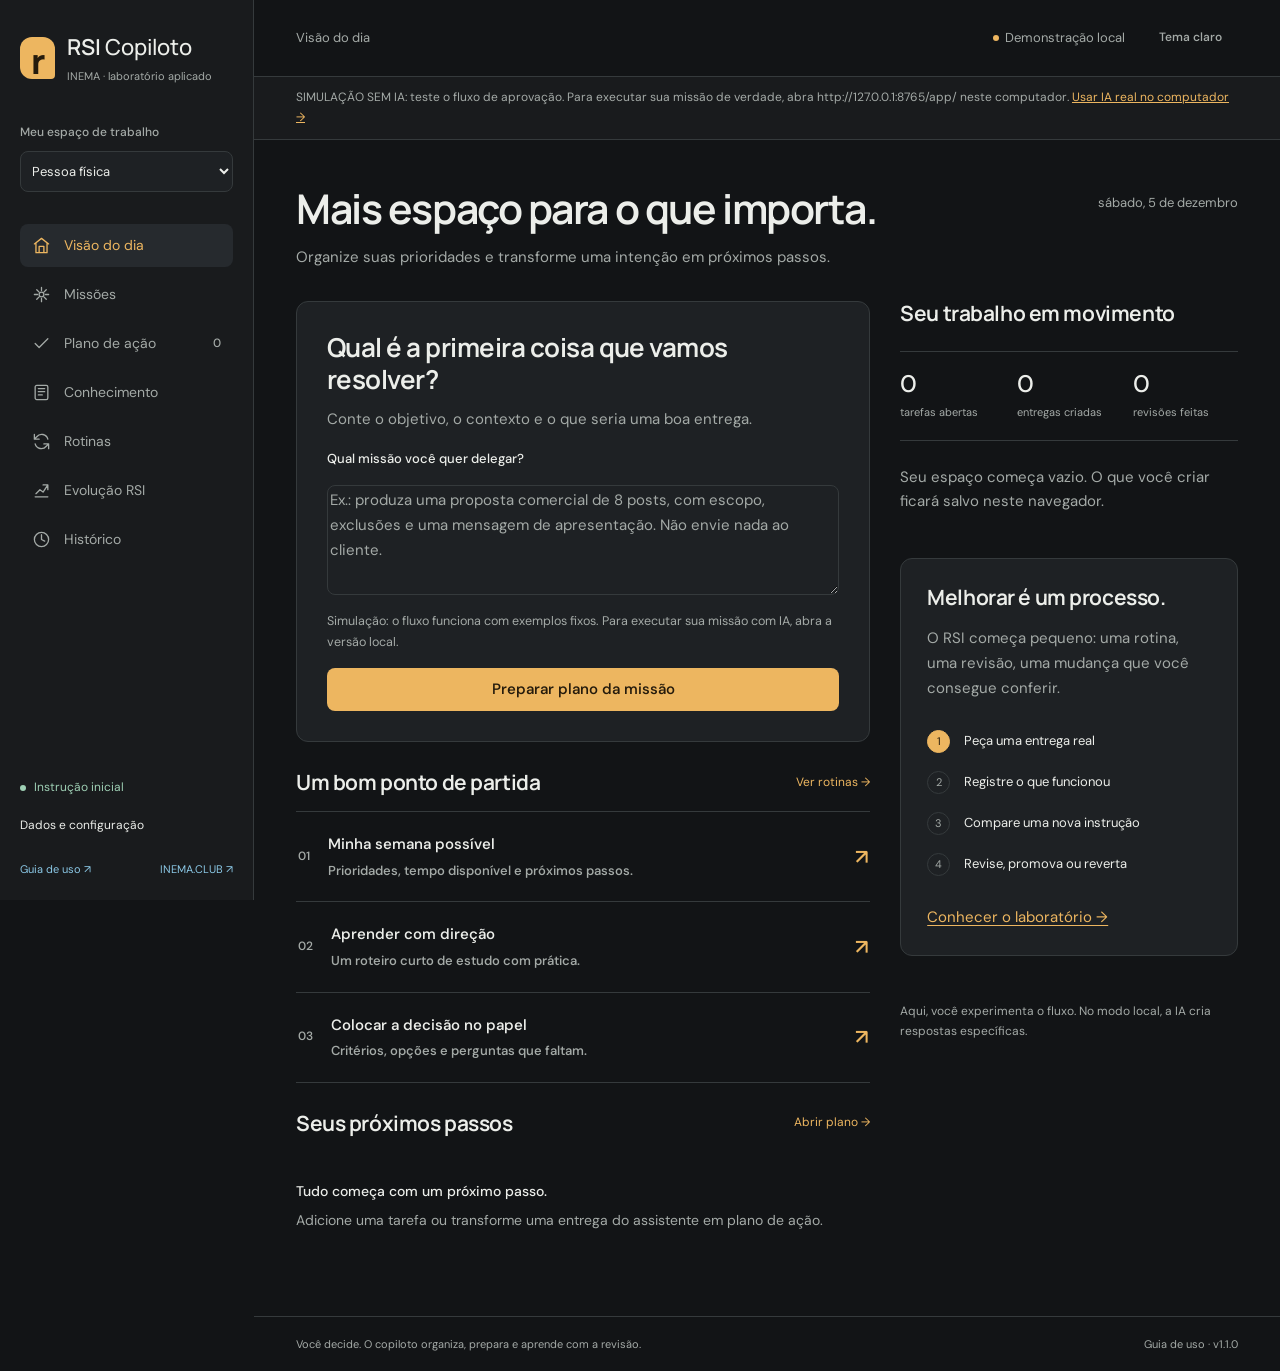
<file: index.html>
<!doctype html><html lang="pt-BR"><head><meta charset="utf-8"><meta name="viewport" content="width=device-width,initial-scale=1"><meta http-equiv="refresh" content="0;url=app/"><title>RSI Copiloto</title></head><body><p><a href="app/">Abrir RSI Copiloto</a> · <a href="guia/">Guia de uso</a></p></body></html>
</file>
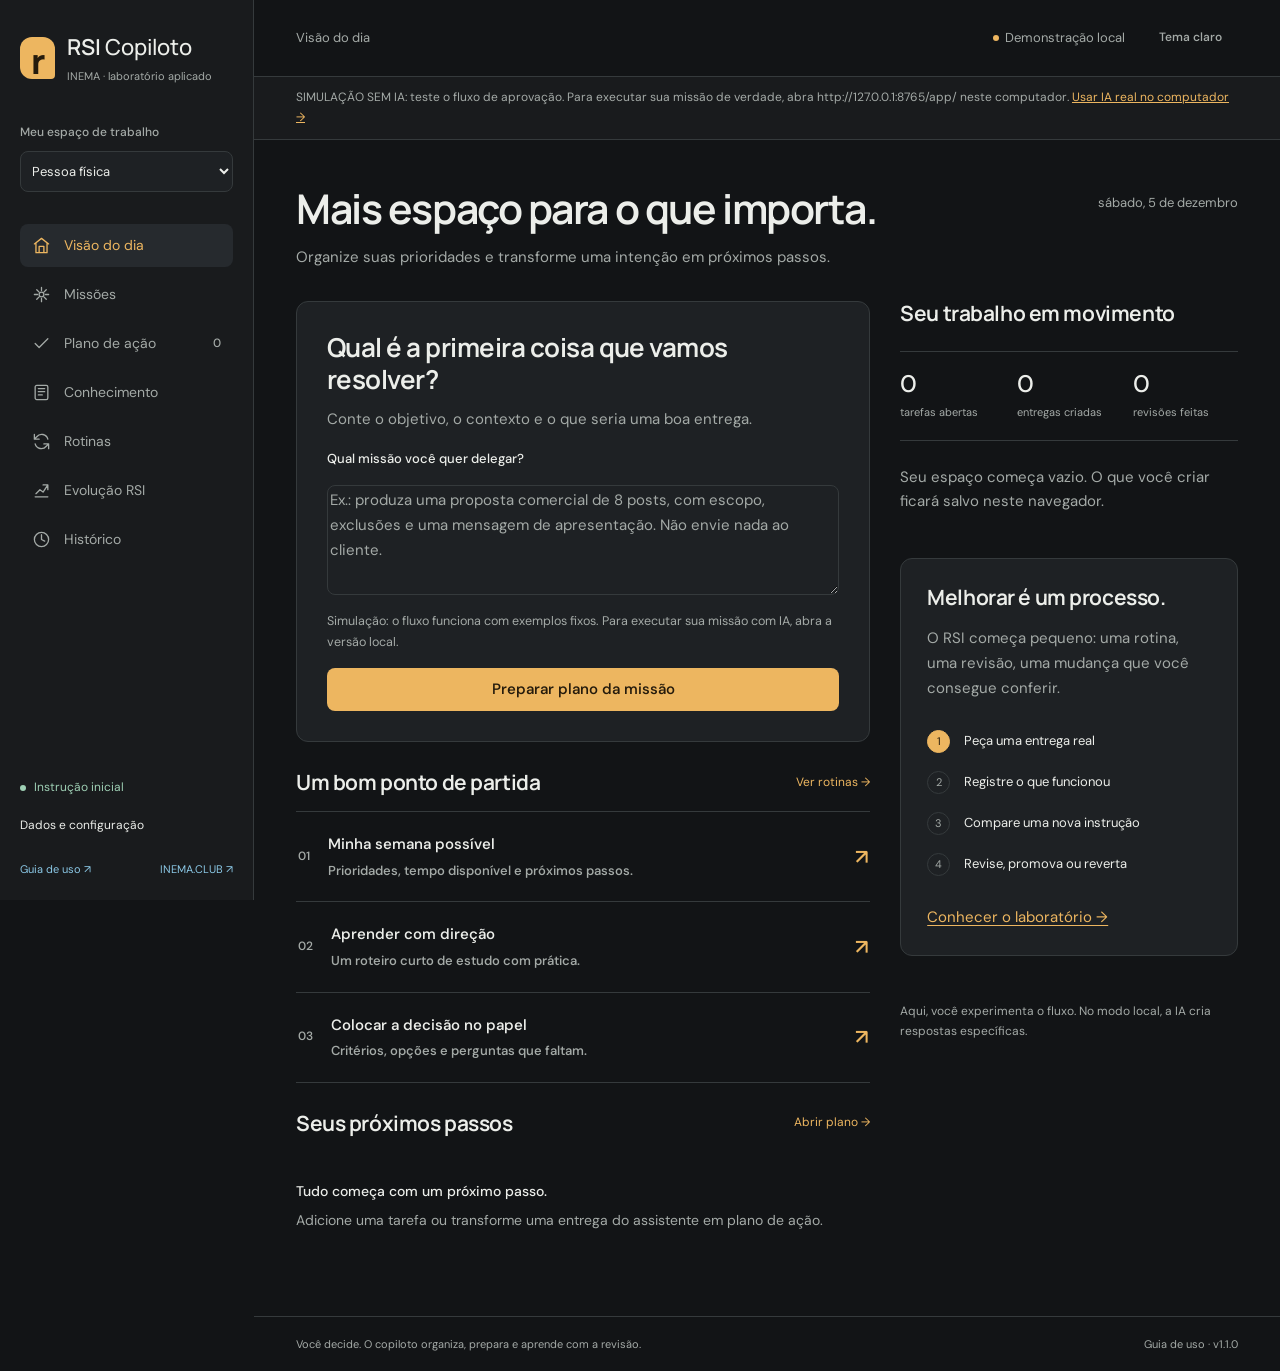
<file: app/index.html>
<!doctype html>
<html lang="pt-BR">
<head>
<meta charset="utf-8"><meta name="viewport" content="width=device-width,initial-scale=1">
<meta name="description" content="RSI Copiloto: assistente para organizar o trabalho, criar entregas e testar melhorias com supervisão.">
<meta name="theme-color" content="#121416"><title>RSI Copiloto — sua mesa de trabalho</title>
<link rel="stylesheet" href="style.css"><script src="backup.js" defer></script><script src="demo.js" defer></script><script src="missions.js" defer></script><script src="app.js" defer></script>
</head>
<body>
<a class="skip" href="#main">Pular para o conteúdo</a>
<div class="shell">
<aside class="sidebar">
<a class="brand" href="#inicio" aria-label="RSI Copiloto, início"><span class="brand-mark" aria-hidden="true">r</span><span>RSI <strong>Copiloto</strong><small>INEMA · laboratório aplicado</small></span></a>
<label for="profile" class="profile-label">Meu espaço de trabalho</label>
<select id="profile"><option value="pessoal">Pessoa física</option><option value="autonomo">Profissional independente</option><option value="empresa">Pequena empresa</option></select>
<nav aria-label="Navegação principal" id="nav">
<a href="#inicio" data-page="inicio"><span aria-hidden="true"><svg viewBox="0 0 24 24"><path d="M3 10 12 3l9 7M5 9v12h14V9M9 21v-8h6v8"/></svg></span> Visão do dia</a>
<a href="#assistente" data-page="assistente"><span aria-hidden="true"><svg viewBox="0 0 24 24"><path d="M12 3v4m0 10v4M3 12h4m10 0h4M6 6l3 3m6 6 3 3M6 18l3-3m6-6 3-3"/><circle cx="12" cy="12" r="3"/></svg></span> Missões</a>
<a href="#tarefas" data-page="tarefas"><span aria-hidden="true"><svg viewBox="0 0 24 24"><path d="m4 12 5 5L20 6"/></svg></span> Plano de ação <b id="task-count">0</b></a>
<a href="#memoria" data-page="memoria"><span aria-hidden="true"><svg viewBox="0 0 24 24"><rect x="4" y="3" width="16" height="18" rx="2"/><path d="M8 7h8M8 11h8M8 15h5"/></svg></span> Conhecimento</a>
<a href="#rotinas" data-page="rotinas"><span aria-hidden="true"><svg viewBox="0 0 24 24"><path d="M20 9a8 8 0 0 0-14-3L3 9m0-6v6h6m-5 6a8 8 0 0 0 14 3l3-3m0 6v-6h-6"/></svg></span> Rotinas</a>
<a href="#laboratorio" data-page="laboratorio"><span aria-hidden="true"><svg viewBox="0 0 24 24"><path d="M4 20h16M5 16l5-5 4 3 6-9m-6 0h6v6"/></svg></span> Evolução RSI</a>
<a href="#historico" data-page="historico"><span aria-hidden="true"><svg viewBox="0 0 24 24"><circle cx="12" cy="12" r="9"/><path d="M12 6v6l4 2"/></svg></span> Histórico</a>
</nav>
<div class="sidebar-bottom"><div class="active-version"><span class="dot"></span><span id="active-version">Instrução inicial</span></div><a href="#configuracoes" data-page="configuracoes">Dados e configuração</a><div class="ecosystem"><a href="../guia/">Guia de uso ↗</a><a href="https://inema.club" target="_blank" rel="noopener">INEMA.CLUB ↗</a></div></div>
</aside>
<div class="workspace">
<header class="topbar"><span id="breadcrumb">Sua mesa de trabalho</span><div><span id="runtime" class="status">Carregando…</span><button id="theme" class="quiet" aria-label="Alternar tema">Tema claro</button></div></header>
<div id="mode-banner" class="mode-banner" hidden></div>
<main id="main" tabindex="-1"><div class="loading">Abrindo sua mesa de trabalho…</div></main>
<footer class="app-footer">Você decide. O copiloto organiza, prepara e aprende com a revisão.<a href="../guia/">Guia de uso · v1.1.0</a></footer>
</div>
</div>
<div id="toast" role="status" aria-live="polite" hidden></div>
<div id="busy" role="status" aria-live="polite" hidden><div><span class="spinner"></span><strong id="busy-text">Preparando sua entrega…</strong><p>Você pode acompanhar o resultado aqui. Não feche a página.</p></div></div>
</body>
</html>
</file>
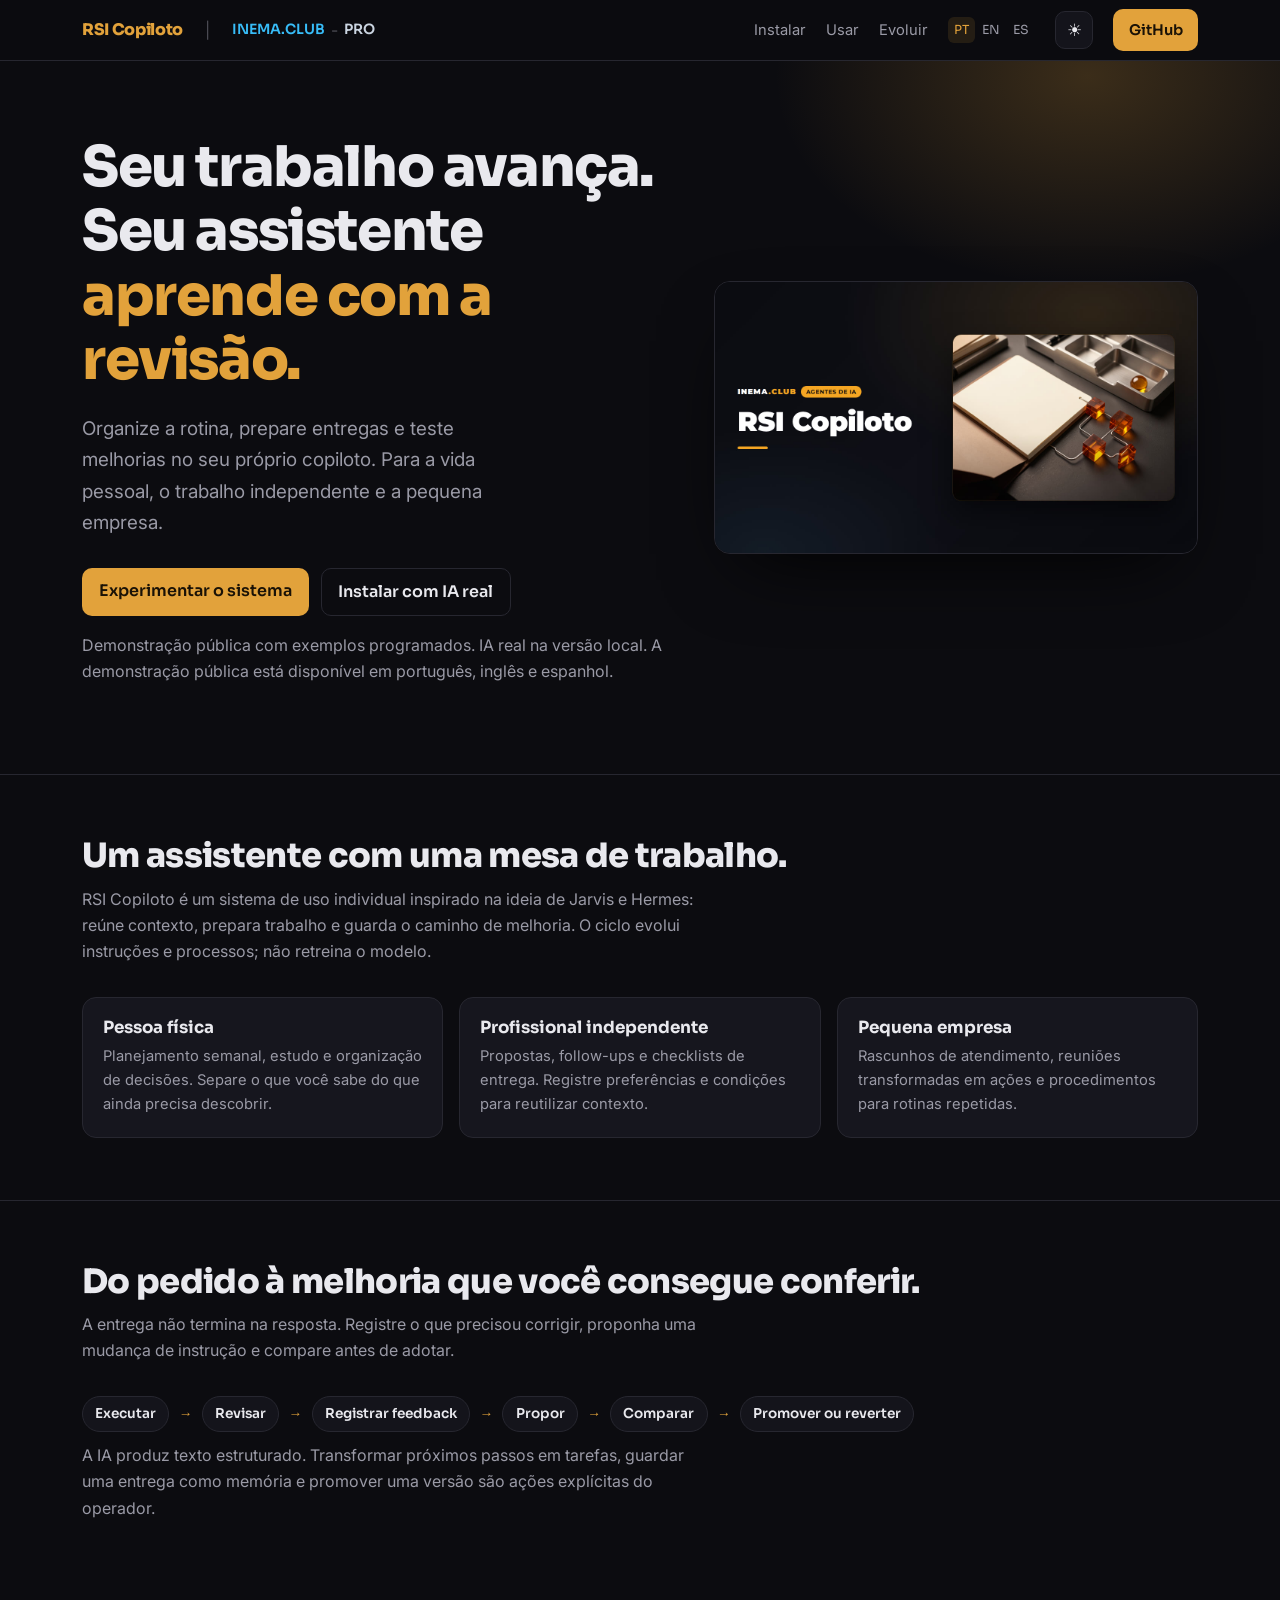
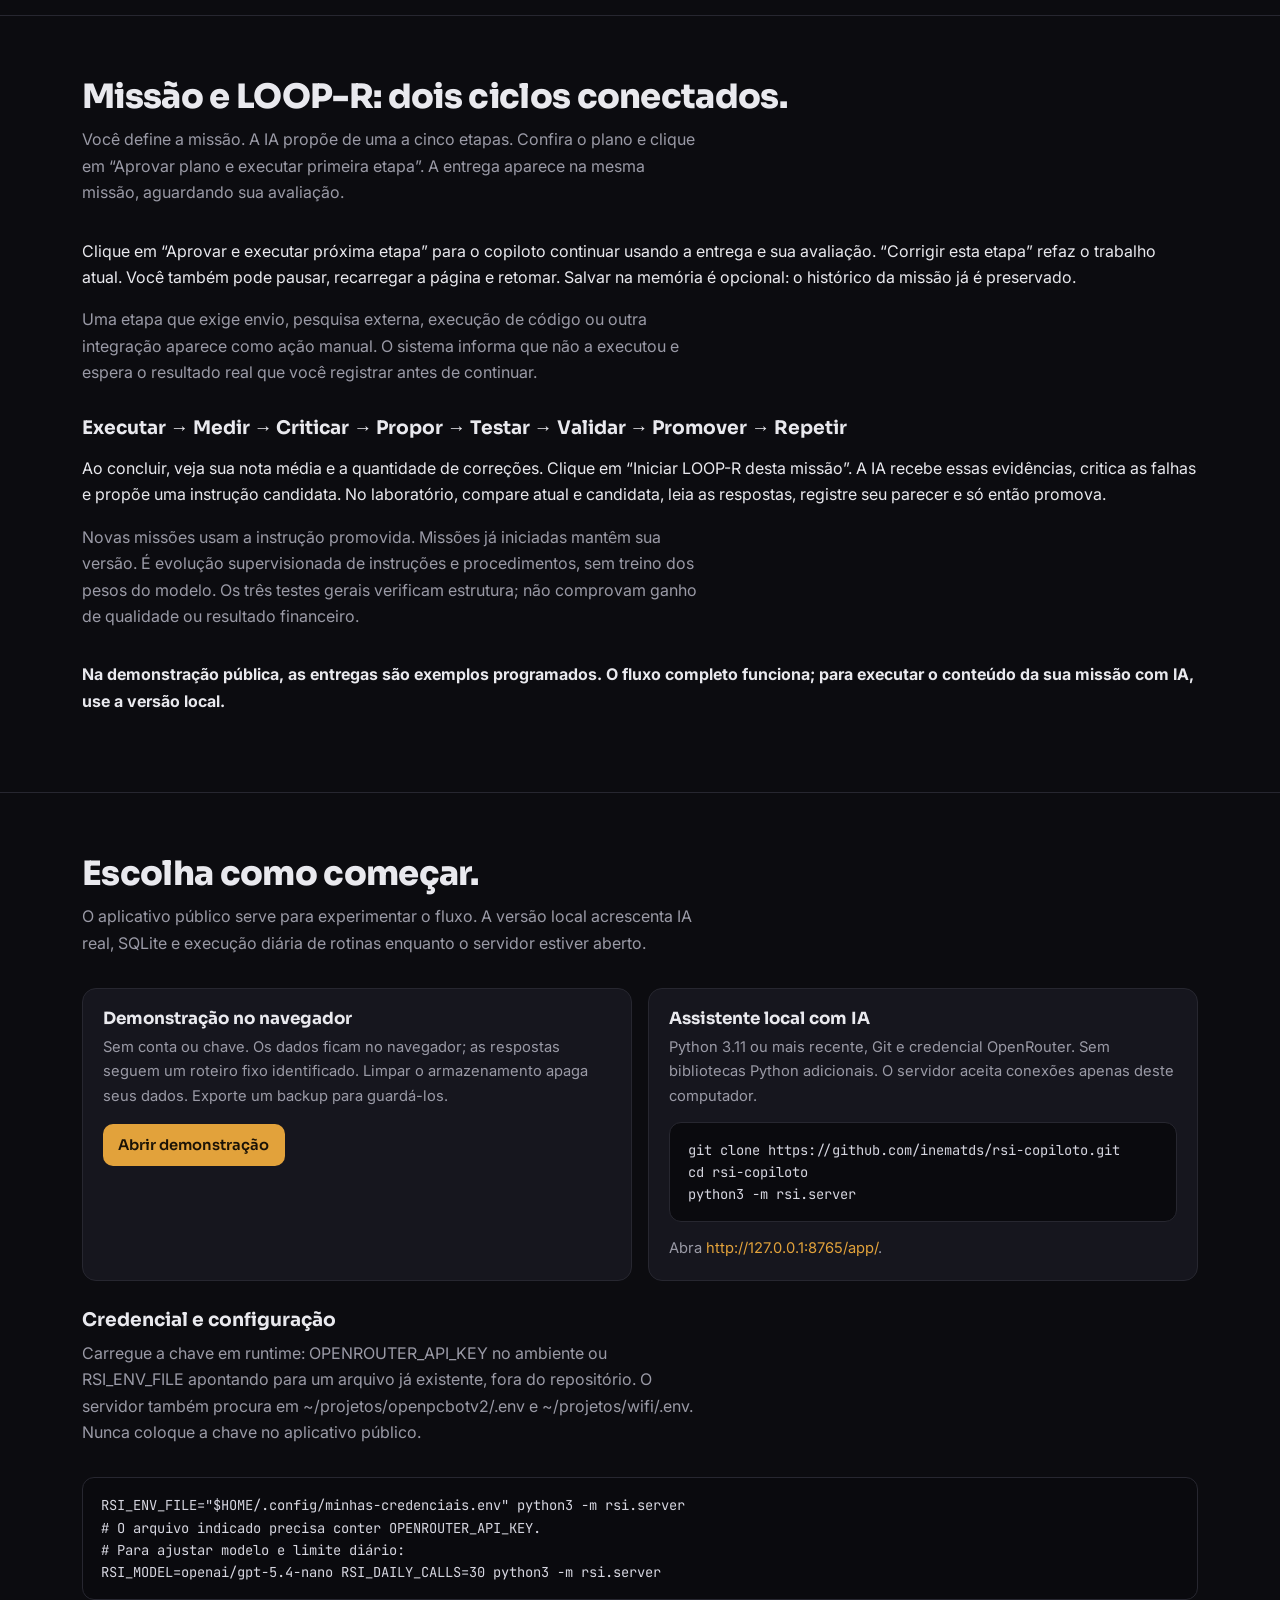
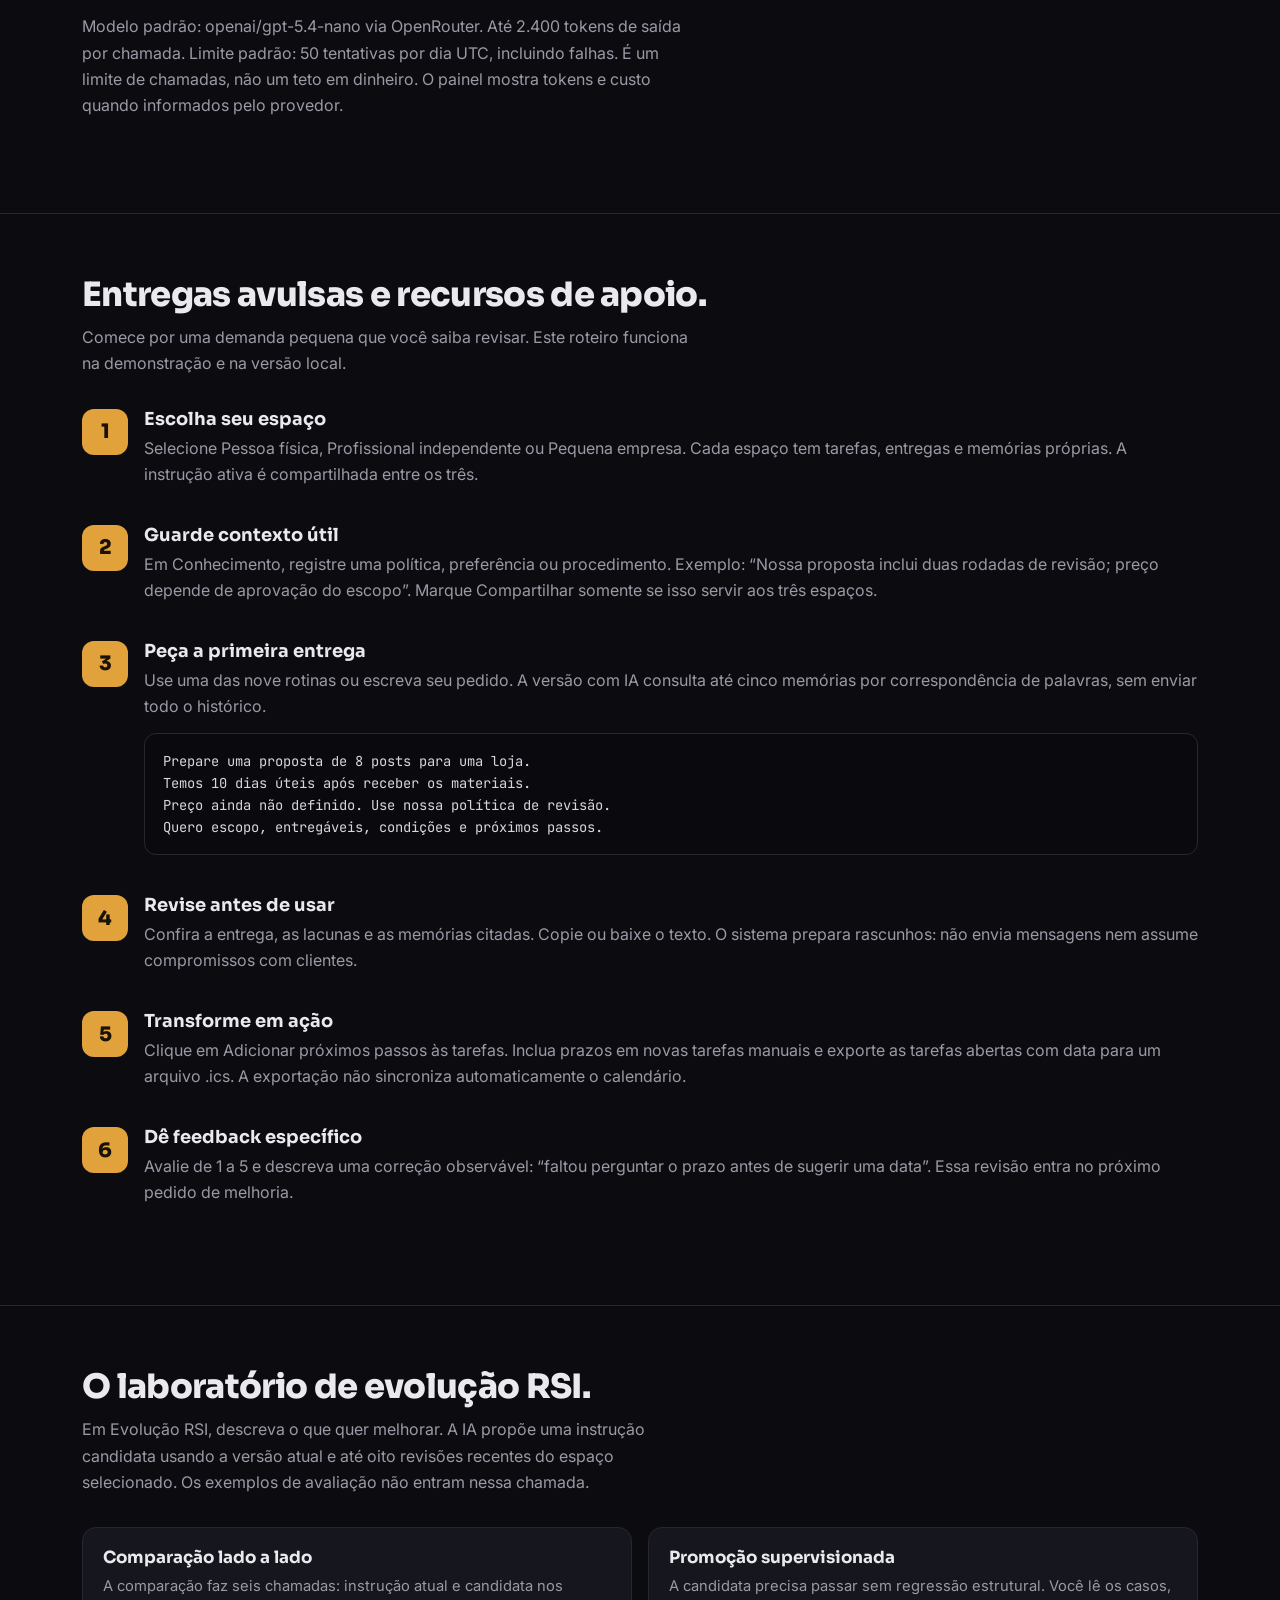
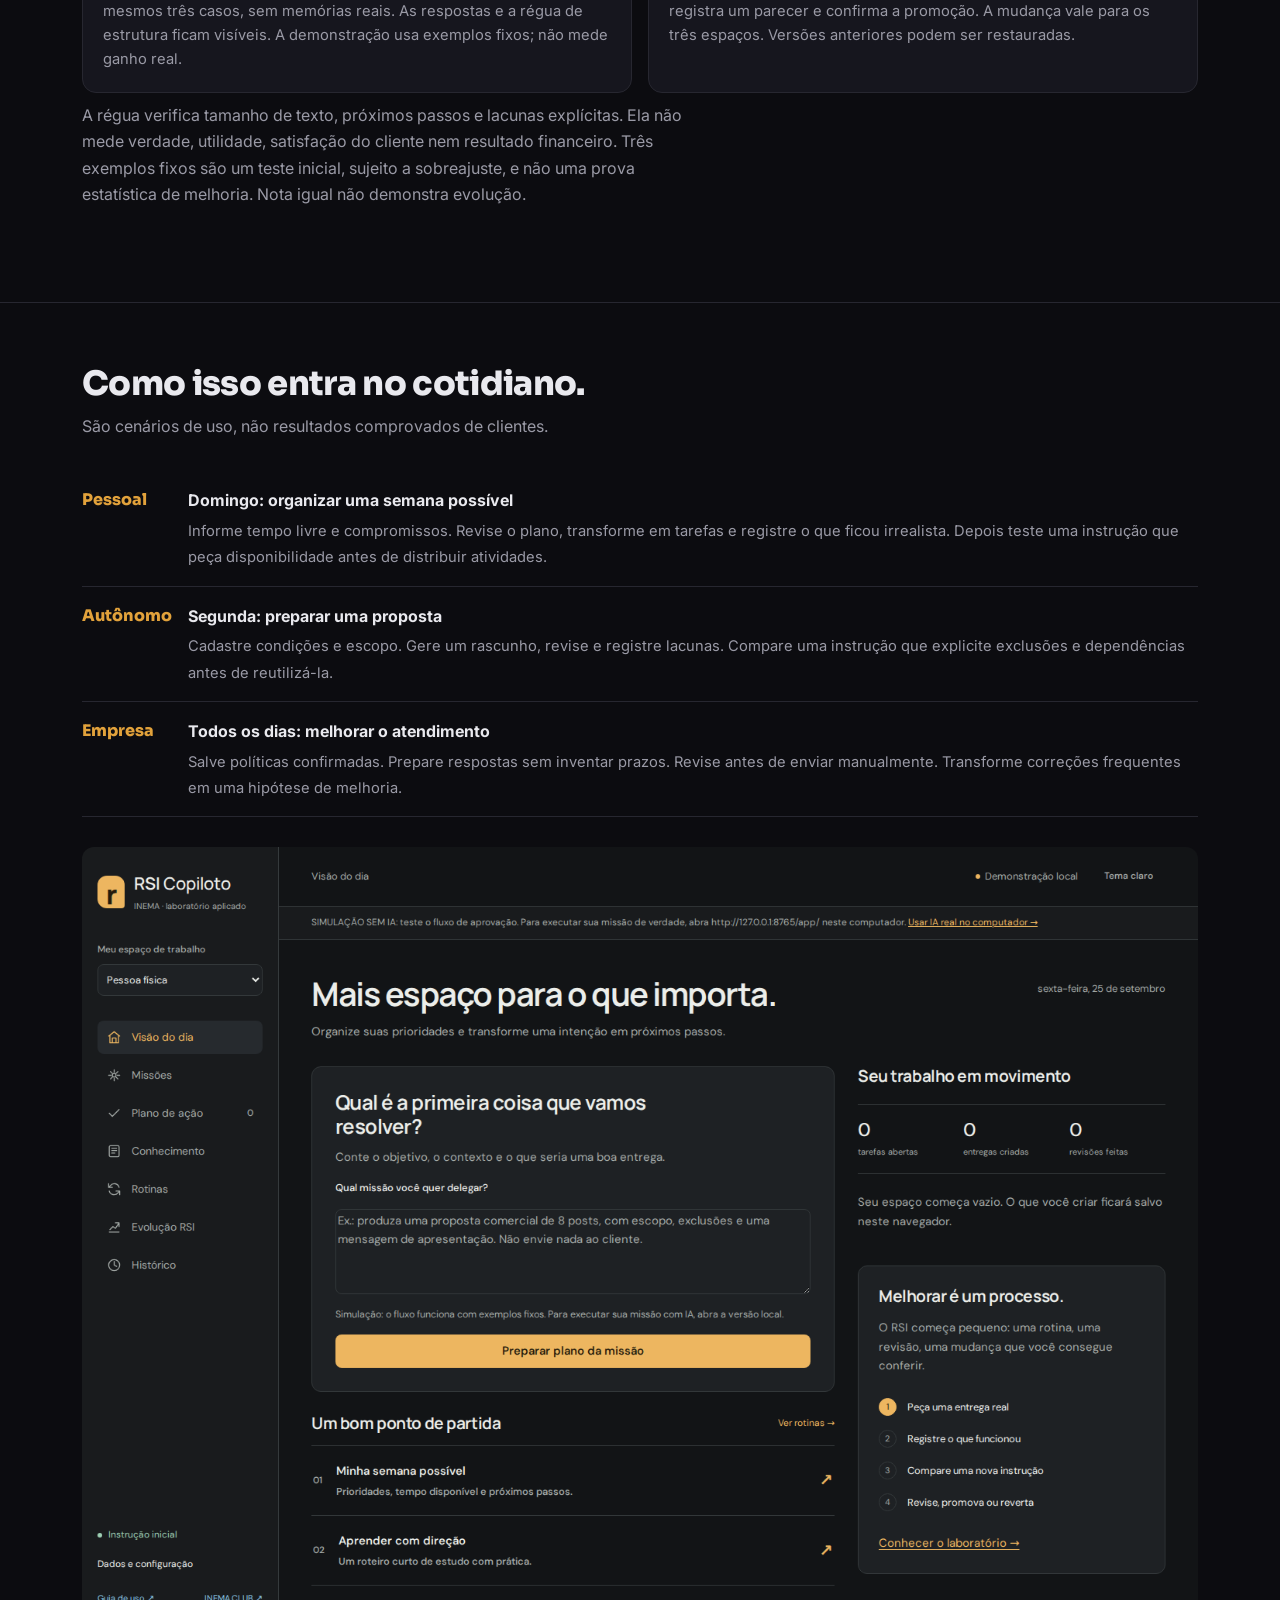
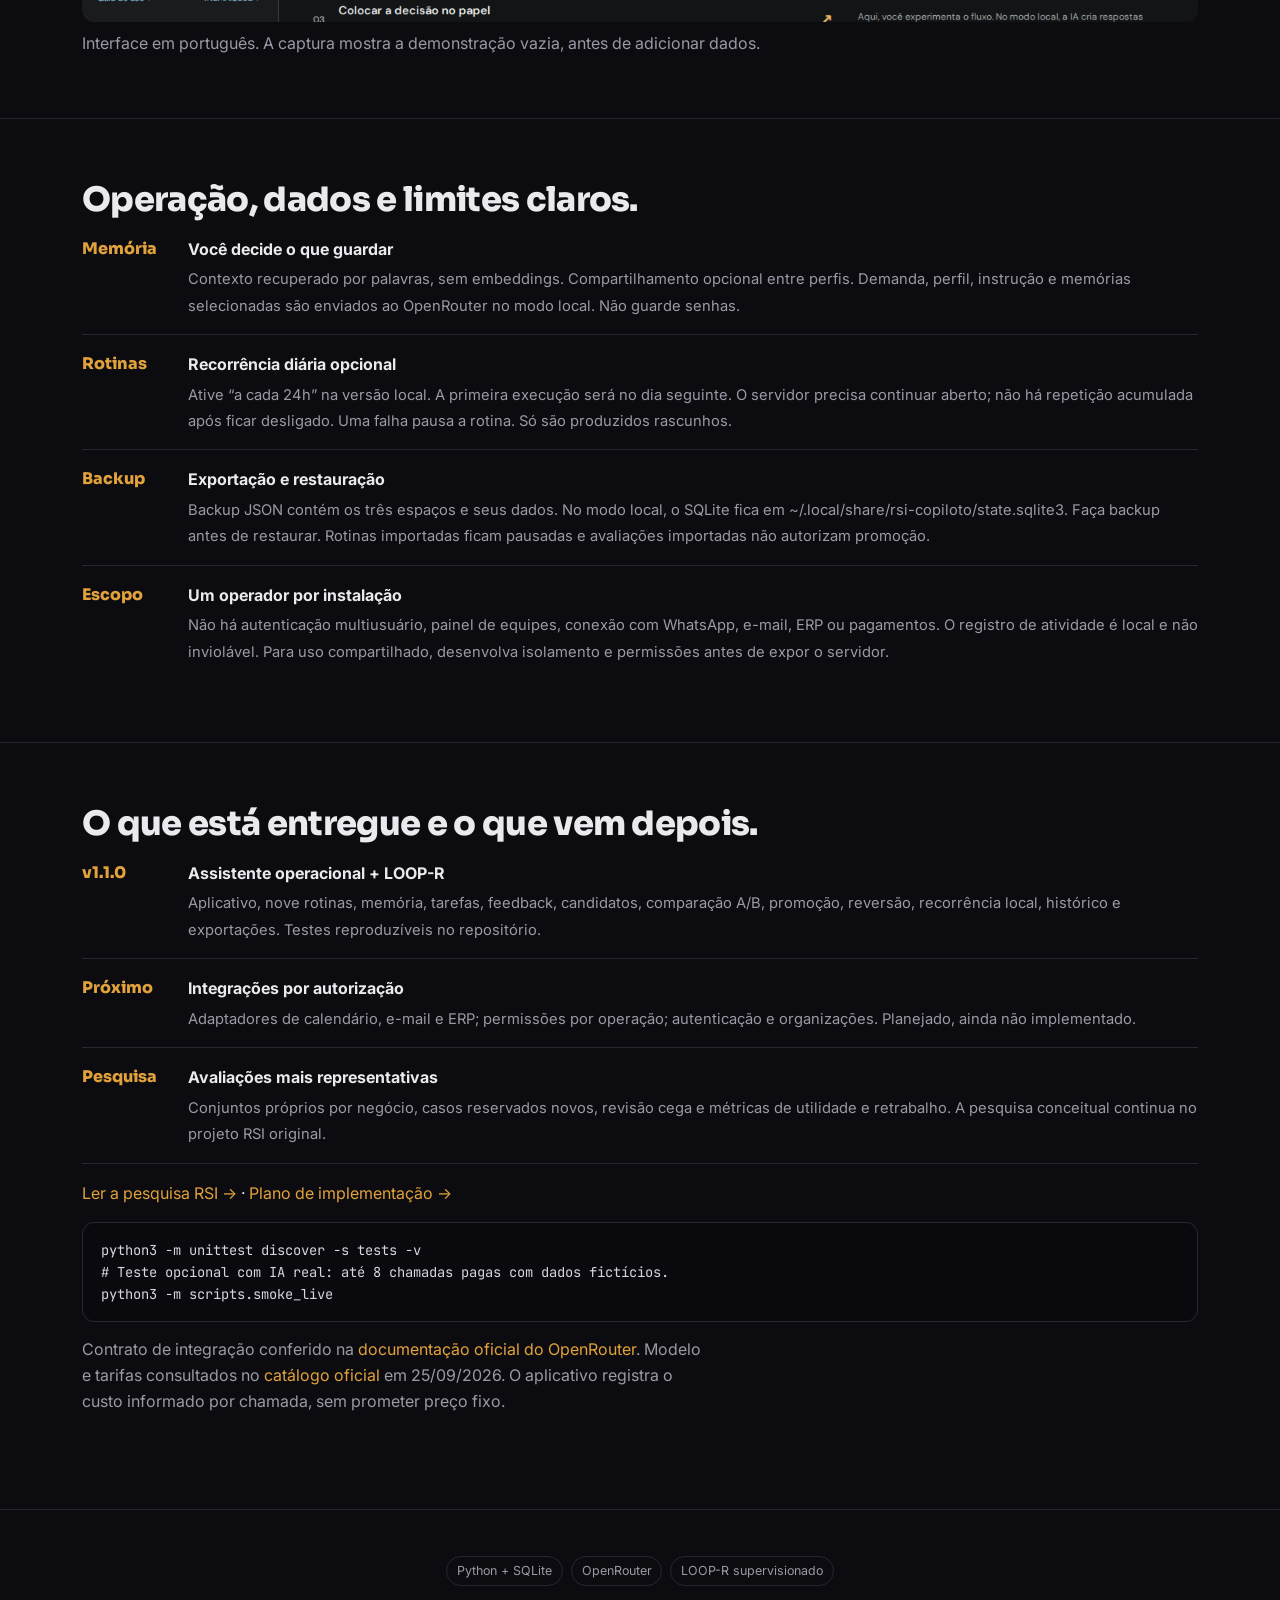
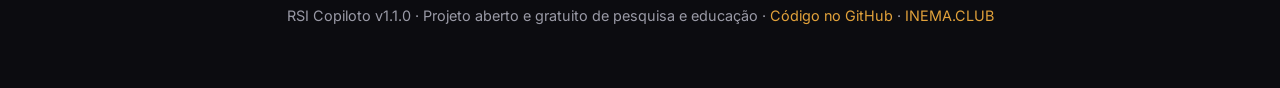
<file: guia/index.html>
<!doctype html>
<html lang="pt-BR">
<head>
<meta charset="utf-8">
<meta name="viewport" content="width=device-width, initial-scale=1">
<title>RSI Copiloto — um assistente que melhora com a sua revisão</title>
<meta name="description" content="Assistente local com IA, tarefas, memória, rotinas e laboratório de melhoria supervisionada para pessoas, profissionais e pequenas empresas.">
<link rel="alternate" hreflang="pt-BR" href="https://inematds.github.io/rsi-copiloto/guia/">
<link rel="alternate" hreflang="en" href="https://inematds.github.io/rsi-copiloto/guia/en/">
<link rel="alternate" hreflang="es" href="https://inematds.github.io/rsi-copiloto/guia/es/">
<link rel="preconnect" href="https://fonts.googleapis.com">
<link rel="preconnect" href="https://fonts.gstatic.com" crossorigin>
<link href="https://fonts.googleapis.com/css2?family=Sora:wght@400;600;800&family=Inter:wght@400;500;600&family=JetBrains+Mono:wght@400;600&display=swap" rel="stylesheet">
<style>
  :root{
    --bg:#0c0c10; --bg2:#14141b; --card:#16161e; --line:#272730;
    --txt:#e9e9ee; --mut:#9a9aa6; --amb:#E2A23B; --amb2:#f0c070; --sky:#38bdf8; --pro:#cbd5e1;
    color-scheme:dark;
  }
  body.light{
    --bg:#f6f7f9; --bg2:#eceef2; --card:#ffffff; --line:#e1e3ea;
    --txt:#1a1a22; --mut:#5b5b68; --amb:#b9791d; --amb2:#a16207; --sky:#0369a1; --pro:#b45309;
    color-scheme:light;
  }
  body.light .hero .glow{opacity:.5}
  body.light pre{background:#0e0e14;color:#d6d6e0}
  body.light pre .c{color:#8a8a98}
  *{box-sizing:border-box}
  html{scroll-behavior:smooth}
  body{margin:0;background:var(--bg);color:var(--txt);font:16px/1.65 Inter,system-ui,sans-serif;-webkit-font-smoothing:antialiased}
  h1,h2,h3{font-family:Sora,sans-serif;line-height:1.15;margin:0}
  a{color:var(--amb);text-decoration:none}
  code,pre{font-family:"JetBrains Mono",monospace}
  .wrap{max-width:1160px;margin:0 auto;padding:0 22px}
  .mut{color:var(--mut)} .amb{color:var(--amb)}
  .chip{display:inline-block;font-size:.72rem;letter-spacing:.14em;text-transform:uppercase;color:var(--amb);font-weight:600;font-family:Sora}
  nav{position:sticky;top:0;z-index:30;backdrop-filter:blur(12px);background:rgba(12,12,16,.78);border-bottom:1px solid var(--line)}
  nav .wrap{display:flex;align-items:center;gap:22px;height:60px}
  nav .brand{display:flex;align-items:center;gap:8px;font-family:Sora;font-weight:800;letter-spacing:-.02em;color:var(--amb)}
  nav .brand .emoji{font-size:1.25rem}
  nav .sep{color:var(--mut);opacity:.45}
  nav .inema{color:var(--sky);font-weight:600;font-size:.88rem;font-family:Sora}
  nav .inema:hover{filter:brightness(1.15)}
  nav .pro{color:var(--pro);font-weight:600;font-size:.88rem;font-family:Sora}
  nav .pro:hover{filter:brightness(1.15)}
  nav .clubpro{display:inline-flex;align-items:center;gap:6px}
  nav .links{margin-left:auto;display:flex;align-items:center;gap:20px;font-size:.92rem}
  nav .links a.sec{color:var(--mut)} nav .links a.sec:hover{color:var(--txt)}
  .lang{display:inline-flex;gap:2px;font-family:Sora;font-size:.78rem}
  .lang a{color:var(--mut);padding:.2em .45em;border-radius:6px} .lang a.on{color:var(--amb);background:rgba(226,162,59,.12)}
  .tgl{background:var(--bg2);border:1px solid var(--line);color:var(--txt);width:38px;height:38px;border-radius:10px;cursor:pointer;display:inline-flex;align-items:center;justify-content:center;font-size:1.05rem}
  .tgl:hover{border-color:var(--amb)}
  .btn{display:inline-block;background:var(--amb);color:#1a1206;font-weight:600;padding:.6em 1.05em;border-radius:10px;font-family:Sora}
  .btn.ghost{background:transparent;color:var(--txt);border:1px solid var(--line)}
  @media(max-width:760px){nav .links a.sec{display:none}}
  @media(max-width:520px){nav .wrap{gap:8px;padding:8px 14px;height:auto;flex-wrap:wrap} nav .links{gap:8px;margin-left:0;width:100%;justify-content:space-between} nav .btn{padding:.45em .7em;font-size:.82rem} .tgl{width:34px;height:34px}}
  .hero{position:relative;overflow:hidden;border-bottom:1px solid var(--line)}
  .hero .glow{position:absolute;inset:-40% -20% auto auto;width:70%;height:600px;background:radial-gradient(closest-side,rgba(226,162,59,.22),transparent 70%);pointer-events:none}
  .hero .wrap{display:grid;grid-template-columns:1.1fr .9fr;gap:40px;align-items:center;padding:74px 22px}
  .hero h1{font-size:clamp(2.2rem,5vw,3.5rem);font-weight:800;letter-spacing:-.025em}
  .hero p.lead{font-size:1.18rem;color:var(--mut);margin:1.1em 0 1.6em;max-width:34ch}
  .hero .cta{display:flex;gap:12px;flex-wrap:wrap}
  .hero figure{margin:0;border-radius:16px;overflow:hidden;border:1px solid var(--line);box-shadow:0 30px 80px -30px #000}
  .hero figure img{width:100%;display:block}
  @media(max-width:780px){.hero .wrap{grid-template-columns:1fr;padding:48px 22px}}
  section{padding:62px 0;border-bottom:1px solid var(--line)}
  section h2{font-size:clamp(1.5rem,3.4vw,2.1rem);font-weight:800;letter-spacing:-.02em}
  section .sub{color:var(--mut);margin:.6em 0 2em;max-width:62ch}
  .grid{display:grid;gap:16px}
  .g3{grid-template-columns:repeat(3,1fr)} .g4{grid-template-columns:repeat(4,1fr)} .g2{grid-template-columns:repeat(2,1fr)}
  @media(max-width:820px){.g3,.g4{grid-template-columns:1fr 1fr}}
  @media(max-width:540px){.g2,.g3,.g4{grid-template-columns:1fr}}
  .card{background:var(--card);border:1px solid var(--line);border-radius:14px;padding:20px}
  .card h3{font-size:1.05rem;margin-bottom:.4em}
  .card p{color:var(--mut);font-size:.92rem;margin:0}
  .num{display:inline-flex;width:30px;height:30px;align-items:center;justify-content:center;border-radius:8px;background:rgba(226,162,59,.14);color:var(--amb);font-family:Sora;font-weight:800;font-size:.9rem;margin-bottom:.7em}
  .flow{display:flex;flex-wrap:wrap;gap:8px;align-items:center;margin-top:10px}
  .flow span{background:var(--bg2);border:1px solid var(--line);border-radius:999px;padding:.45em .9em;font-size:.85rem;font-family:Sora;font-weight:600}
  .flow .arr{color:var(--amb);border:none;background:none;padding:0 .1em}
  pre{background:#0a0a0e;border:1px solid var(--line);border-radius:12px;padding:16px 18px;overflow:auto;font-size:.86rem;line-height:1.6;color:#d6d6e0}
  pre .c{color:#6f6f7c} pre .k{color:var(--amb2)} pre .s{color:#9ece6a}
  .step{display:grid;grid-template-columns:46px 1fr;gap:16px;margin-bottom:26px}
  .step .b{width:46px;height:46px;border-radius:12px;background:var(--amb);color:#1a1206;font-family:Sora;font-weight:800;font-size:1.25rem;display:flex;align-items:center;justify-content:center}
  .step h3{font-size:1.12rem;margin-bottom:.3em}
  .step p{color:var(--mut);margin:.2em 0 .7em}
  .ex{display:grid;grid-template-columns:1fr 1fr;gap:18px}
  @media(max-width:680px){.ex{grid-template-columns:1fr}}
  .ex figure{margin:0;border-radius:14px;overflow:hidden;border:1px solid var(--line)}
  .ex figure img{width:100%;display:block}
  .ex figcaption{padding:12px 14px;font-size:.88rem;color:var(--mut);background:var(--card)}
  .phase{display:flex;gap:14px;padding:16px 0;border-bottom:1px solid var(--line)}
  .phase:last-child{border:none}
  .phase .tag{flex:0 0 92px;font-family:Sora;font-weight:800;color:var(--amb)}
  .phase .d strong{display:block;margin-bottom:.2em}
  .phase .d span{color:var(--mut);font-size:.92rem}
  footer{padding:46px 0;text-align:center;color:var(--mut);font-size:.9rem}
  .pill{display:inline-block;border:1px solid var(--line);border-radius:999px;padding:.3em .8em;font-size:.78rem;color:var(--mut);margin:0 4px}
  .grid > *, .step > * { min-width:0 }
  pre { max-width:100% }
  .sub, .card p { overflow-wrap:anywhere }
</style>
</head>
<body>
<nav><div class="wrap"><a class="brand" href="#top">RSI Copiloto</a><span class="sep">|</span><span class="clubpro"><a class="inema" href="https://inema.club" target="_blank" rel="noopener">INEMA.CLUB</a><span class="sep">-</span><a class="pro" href="https://inema.pro" target="_blank" rel="noopener">PRO</a></span><div class="links"><a class="sec" href="#sistema">Instalar</a><a class="sec" href="#missoes">Usar</a><a class="sec" href="#evolucao">Evoluir</a><span class="lang"><a class="on" href="./">PT</a><a href="en/">EN</a><a href="es/">ES</a></span><button class="tgl" id="themeToggle" aria-label="Alternar tema" title="Alternar tema">☀</button><a class="btn" href="https://github.com/inematds/rsi-copiloto" target="_blank" rel="noopener">GitHub</a></div></div></nav>
<header class="hero" id="top"><div class="glow"></div><div class="wrap"><div><h1>Seu trabalho avança.<br>Seu assistente <span class="amb">aprende com a revisão.</span></h1><p class="lead">Organize a rotina, prepare entregas e teste melhorias no seu próprio copiloto. Para a vida pessoal, o trabalho independente e a pequena empresa.</p><div class="cta"><a class="btn" href="../app/">Experimentar o sistema</a><a class="btn ghost" href="#sistema">Instalar com IA real</a></div><p class="mut">Demonstração pública com exemplos programados. IA real na versão local. A demonstração pública está disponível em português, inglês e espanhol.</p></div><figure><img src="assets/banner.jpg" alt="RSI Copiloto — capa do projeto INEMA"></figure></div></header>
<section id="oque"><div class="wrap"><h2>Um assistente com uma mesa de trabalho.</h2><p class="sub">RSI Copiloto é um sistema de uso individual inspirado na ideia de Jarvis e Hermes: reúne contexto, prepara trabalho e guarda o caminho de melhoria. O ciclo evolui instruções e processos; não retreina o modelo.</p><div class="grid g3"><div class="card"><h3>Pessoa física</h3><p>Planejamento semanal, estudo e organização de decisões. Separe o que você sabe do que ainda precisa descobrir.</p></div><div class="card"><h3>Profissional independente</h3><p>Propostas, follow-ups e checklists de entrega. Registre preferências e condições para reutilizar contexto.</p></div><div class="card"><h3>Pequena empresa</h3><p>Rascunhos de atendimento, reuniões transformadas em ações e procedimentos para rotinas repetidas.</p></div></div></div></section>
<section id="fluxo"><div class="wrap"><h2>Do pedido à melhoria que você consegue conferir.</h2><p class="sub">A entrega não termina na resposta. Registre o que precisou corrigir, proponha uma mudança de instrução e compare antes de adotar.</p><div class="flow"><span>Executar</span><span class="arr">→</span><span>Revisar</span><span class="arr">→</span><span>Registrar feedback</span><span class="arr">→</span><span>Propor</span><span class="arr">→</span><span>Comparar</span><span class="arr">→</span><span>Promover ou reverter</span></div><p class="sub">A IA produz texto estruturado. Transformar próximos passos em tarefas, guardar uma entrega como memória e promover uma versão são ações explícitas do operador.</p></div></section>
<section id="missoes"><div class="wrap"><h2>Missão e LOOP-R: dois ciclos conectados.</h2><p class="sub">Você define a missão. A IA propõe de uma a cinco etapas. Confira o plano e clique em “Aprovar plano e executar primeira etapa”. A entrega aparece na mesma missão, aguardando sua avaliação.</p><p>Clique em “Aprovar e executar próxima etapa” para o copiloto continuar usando a entrega e sua avaliação. “Corrigir esta etapa” refaz o trabalho atual. Você também pode pausar, recarregar a página e retomar. Salvar na memória é opcional: o histórico da missão já é preservado.</p><p class="sub">Uma etapa que exige envio, pesquisa externa, execução de código ou outra integração aparece como ação manual. O sistema informa que não a executou e espera o resultado real que você registrar antes de continuar.</p><h3>Executar → Medir → Criticar → Propor → Testar → Validar → Promover → Repetir</h3><p>Ao concluir, veja sua nota média e a quantidade de correções. Clique em “Iniciar LOOP-R desta missão”. A IA recebe essas evidências, critica as falhas e propõe uma instrução candidata. No laboratório, compare atual e candidata, leia as respostas, registre seu parecer e só então promova.</p><p class="sub">Novas missões usam a instrução promovida. Missões já iniciadas mantêm sua versão. É evolução supervisionada de instruções e procedimentos, sem treino dos pesos do modelo. Os três testes gerais verificam estrutura; não comprovam ganho de qualidade ou resultado financeiro.</p><p><strong>Na demonstração pública, as entregas são exemplos programados. O fluxo completo funciona; para executar o conteúdo da sua missão com IA, use a versão local.</strong></p></div></section>
<section id="sistema"><div class="wrap"><h2>Escolha como começar.</h2><p class="sub">O aplicativo público serve para experimentar o fluxo. A versão local acrescenta IA real, SQLite e execução diária de rotinas enquanto o servidor estiver aberto.</p><div class="grid g2"><div class="card"><h3>Demonstração no navegador</h3><p>Sem conta ou chave. Os dados ficam no navegador; as respostas seguem um roteiro fixo identificado. Limpar o armazenamento apaga seus dados. Exporte um backup para guardá-los.</p><p style="margin-top:16px"><a class="btn" href="../app/">Abrir demonstração</a></p></div><div class="card"><h3>Assistente local com IA</h3><p>Python 3.11 ou mais recente, Git e credencial OpenRouter. Sem bibliotecas Python adicionais. O servidor aceita conexões apenas deste computador.</p><pre>git clone https://github.com/inematds/rsi-copiloto.git
cd rsi-copiloto
python3 -m rsi.server</pre><p>Abra <a href="http://127.0.0.1:8765/app/">http://127.0.0.1:8765/app/</a>.</p></div></div><h3 style="margin-top:28px">Credencial e configuração</h3><p class="sub">Carregue a chave em runtime: OPENROUTER_API_KEY no ambiente ou RSI_ENV_FILE apontando para um arquivo já existente, fora do repositório. O servidor também procura em ~/projetos/openpcbotv2/.env e ~/projetos/wifi/.env. Nunca coloque a chave no aplicativo público.</p><pre>RSI_ENV_FILE="$HOME/.config/minhas-credenciais.env" python3 -m rsi.server
# O arquivo indicado precisa conter OPENROUTER_API_KEY.
# Para ajustar modelo e limite diário:
RSI_MODEL=openai/gpt-5.4-nano RSI_DAILY_CALLS=30 python3 -m rsi.server</pre><p class="sub">Modelo padrão: openai/gpt-5.4-nano via OpenRouter. Até 2.400 tokens de saída por chamada. Limite padrão: 50 tentativas por dia UTC, incluindo falhas. É um limite de chamadas, não um teto em dinheiro. O painel mostra tokens e custo quando informados pelo provedor.</p></div></section>
<section id="guia"><div class="wrap"><h2>Entregas avulsas e recursos de apoio.</h2><p class="sub">Comece por uma demanda pequena que você saiba revisar. Este roteiro funciona na demonstração e na versão local.</p>
<div class="step"><div class="b">1</div><div><h3>Escolha seu espaço</h3><p>Selecione Pessoa física, Profissional independente ou Pequena empresa. Cada espaço tem tarefas, entregas e memórias próprias. A instrução ativa é compartilhada entre os três.</p></div></div>
<div class="step"><div class="b">2</div><div><h3>Guarde contexto útil</h3><p>Em Conhecimento, registre uma política, preferência ou procedimento. Exemplo: “Nossa proposta inclui duas rodadas de revisão; preço depende de aprovação do escopo”. Marque Compartilhar somente se isso servir aos três espaços.</p></div></div>
<div class="step"><div class="b">3</div><div><h3>Peça a primeira entrega</h3><p>Use uma das nove rotinas ou escreva seu pedido. A versão com IA consulta até cinco memórias por correspondência de palavras, sem enviar todo o histórico.</p><pre>Prepare uma proposta de 8 posts para uma loja.
Temos 10 dias úteis após receber os materiais.
Preço ainda não definido. Use nossa política de revisão.
Quero escopo, entregáveis, condições e próximos passos.</pre></div></div>
<div class="step"><div class="b">4</div><div><h3>Revise antes de usar</h3><p>Confira a entrega, as lacunas e as memórias citadas. Copie ou baixe o texto. O sistema prepara rascunhos: não envia mensagens nem assume compromissos com clientes.</p></div></div>
<div class="step"><div class="b">5</div><div><h3>Transforme em ação</h3><p>Clique em Adicionar próximos passos às tarefas. Inclua prazos em novas tarefas manuais e exporte as tarefas abertas com data para um arquivo .ics. A exportação não sincroniza automaticamente o calendário.</p></div></div>
<div class="step"><div class="b">6</div><div><h3>Dê feedback específico</h3><p>Avalie de 1 a 5 e descreva uma correção observável: “faltou perguntar o prazo antes de sugerir uma data”. Essa revisão entra no próximo pedido de melhoria.</p></div></div>
</div></section>
<section id="evolucao"><div class="wrap"><h2>O laboratório de evolução RSI.</h2><p class="sub">Em Evolução RSI, descreva o que quer melhorar. A IA propõe uma instrução candidata usando a versão atual e até oito revisões recentes do espaço selecionado. Os exemplos de avaliação não entram nessa chamada.</p><div class="grid g2"><div class="card"><h3>Comparação lado a lado</h3><p>A comparação faz seis chamadas: instrução atual e candidata nos mesmos três casos, sem memórias reais. As respostas e a régua de estrutura ficam visíveis. A demonstração usa exemplos fixos; não mede ganho real.</p></div><div class="card"><h3>Promoção supervisionada</h3><p>A candidata precisa passar sem regressão estrutural. Você lê os casos, registra um parecer e confirma a promoção. A mudança vale para os três espaços. Versões anteriores podem ser restauradas.</p></div></div><p class="sub">A régua verifica tamanho de texto, próximos passos e lacunas explícitas. Ela não mede verdade, utilidade, satisfação do cliente nem resultado financeiro. Três exemplos fixos são um teste inicial, sujeito a sobreajuste, e não uma prova estatística de melhoria. Nota igual não demonstra evolução.</p></div></section>
<section id="exemplos"><div class="wrap"><h2>Como isso entra no cotidiano.</h2><p class="sub">São cenários de uso, não resultados comprovados de clientes.</p><div class="phase"><div class="tag">Pessoal</div><div class="d"><strong>Domingo: organizar uma semana possível</strong><span>Informe tempo livre e compromissos. Revise o plano, transforme em tarefas e registre o que ficou irrealista. Depois teste uma instrução que peça disponibilidade antes de distribuir atividades.</span></div></div><div class="phase"><div class="tag">Autônomo</div><div class="d"><strong>Segunda: preparar uma proposta</strong><span>Cadastre condições e escopo. Gere um rascunho, revise e registre lacunas. Compare uma instrução que explicite exclusões e dependências antes de reutilizá-la.</span></div></div><div class="phase"><div class="tag">Empresa</div><div class="d"><strong>Todos os dias: melhorar o atendimento</strong><span>Salve políticas confirmadas. Prepare respostas sem inventar prazos. Revise antes de enviar manualmente. Transforme correções frequentes em uma hipótese de melhoria.</span></div></div><figure style="margin:30px 0 0"><img src="assets/app.png" alt="Tela real do RSI Copiloto em português: visão do dia, rotinas e ciclo de melhoria" style="width:100%;border-radius:12px"><figcaption class="mut">Interface em português. A captura mostra a demonstração vazia, antes de adicionar dados.</figcaption></figure></div></section>
<section id="dados"><div class="wrap"><h2>Operação, dados e limites claros.</h2><div class="phase"><div class="tag">Memória</div><div class="d"><strong>Você decide o que guardar</strong><span>Contexto recuperado por palavras, sem embeddings. Compartilhamento opcional entre perfis. Demanda, perfil, instrução e memórias selecionadas são enviados ao OpenRouter no modo local. Não guarde senhas.</span></div></div><div class="phase"><div class="tag">Rotinas</div><div class="d"><strong>Recorrência diária opcional</strong><span>Ative “a cada 24h” na versão local. A primeira execução será no dia seguinte. O servidor precisa continuar aberto; não há repetição acumulada após ficar desligado. Uma falha pausa a rotina. Só são produzidos rascunhos.</span></div></div><div class="phase"><div class="tag">Backup</div><div class="d"><strong>Exportação e restauração</strong><span>Backup JSON contém os três espaços e seus dados. No modo local, o SQLite fica em ~/.local/share/rsi-copiloto/state.sqlite3. Faça backup antes de restaurar. Rotinas importadas ficam pausadas e avaliações importadas não autorizam promoção.</span></div></div><div class="phase"><div class="tag">Escopo</div><div class="d"><strong>Um operador por instalação</strong><span>Não há autenticação multiusuário, painel de equipes, conexão com WhatsApp, e-mail, ERP ou pagamentos. O registro de atividade é local e não inviolável. Para uso compartilhado, desenvolva isolamento e permissões antes de expor o servidor.</span></div></div></div></section>
<section id="roadmap"><div class="wrap"><h2>O que está entregue e o que vem depois.</h2><div class="phase"><div class="tag">v1.1.0</div><div class="d"><strong>Assistente operacional + LOOP-R</strong><span>Aplicativo, nove rotinas, memória, tarefas, feedback, candidatos, comparação A/B, promoção, reversão, recorrência local, histórico e exportações. Testes reproduzíveis no repositório.</span></div></div><div class="phase"><div class="tag">Próximo</div><div class="d"><strong>Integrações por autorização</strong><span>Adaptadores de calendário, e-mail e ERP; permissões por operação; autenticação e organizações. Planejado, ainda não implementado.</span></div></div><div class="phase"><div class="tag">Pesquisa</div><div class="d"><strong>Avaliações mais representativas</strong><span>Conjuntos próprios por negócio, casos reservados novos, revisão cega e métricas de utilidade e retrabalho. A pesquisa conceitual continua no projeto RSI original.</span></div></div><p><a href="https://inematds.github.io/rsi/guia/">Ler a pesquisa RSI →</a> · <a href="https://github.com/inematds/rsi-copiloto/blob/main/docs/PLANO-IMPLEMENTACAO.md">Plano de implementação →</a></p><pre>python3 -m unittest discover -s tests -v
# Teste opcional com IA real: até 8 chamadas pagas com dados fictícios.
python3 -m scripts.smoke_live</pre><p class="sub">Contrato de integração conferido na <a href="https://openrouter.ai/docs/api/reference/overview">documentação oficial do OpenRouter</a>. Modelo e tarifas consultados no <a href="https://openrouter.ai/api/v1/models">catálogo oficial</a> em 25/09/2026. O aplicativo registra o custo informado por chamada, sem prometer preço fixo.</p></div></section>
<footer><div class="wrap"><span class="pill">Python + SQLite</span><span class="pill">OpenRouter</span><span class="pill">LOOP-R supervisionado</span><p style="margin-top:18px">RSI Copiloto v1.1.0 · Projeto aberto e gratuito de pesquisa e educação · <a href="https://github.com/inematds/rsi-copiloto">Código no GitHub</a> · <a href="https://inema.club">INEMA.CLUB</a></p></div></footer>
<script>(function(){var b=document.body,t=document.getElementById('themeToggle'),k='rsi-copiloto-guide-theme';if(localStorage.getItem(k)==='light')b.classList.add('light');t.addEventListener('click',function(){localStorage.setItem(k,b.classList.toggle('light')?'light':'dark');});})();</script>
</body></html>
</file>
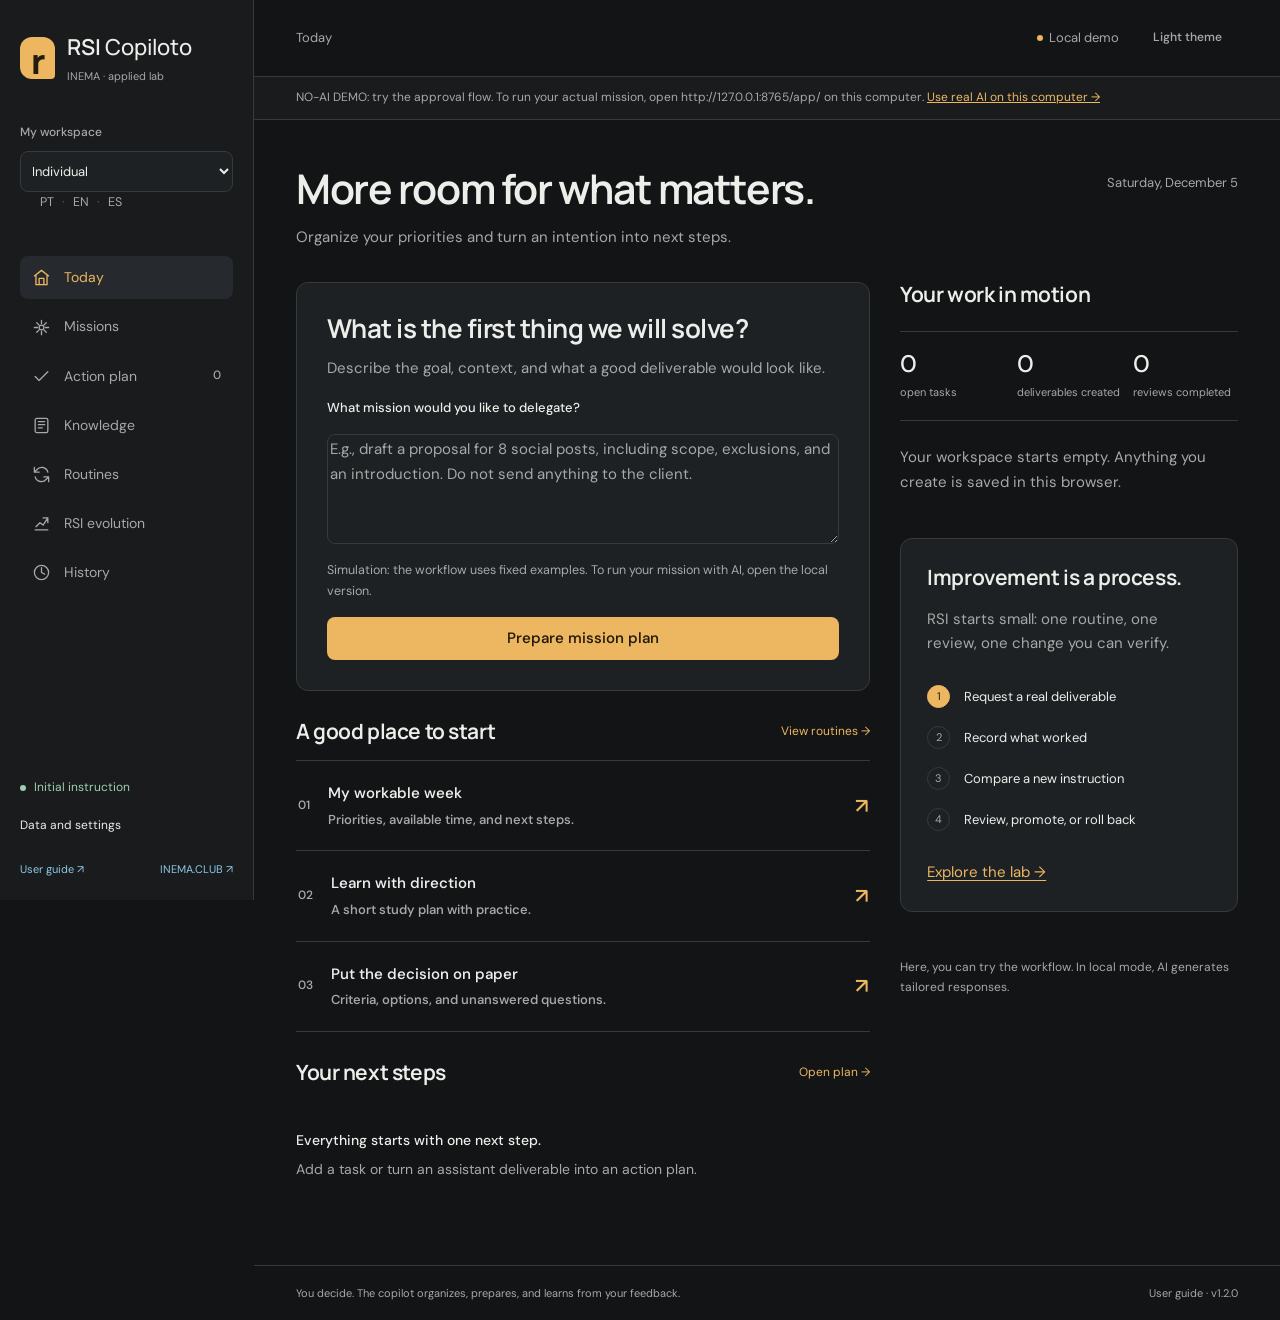
<file: app/en/index.html>
<!doctype html>
<html lang="en">
<head>
<meta charset="utf-8"><meta name="viewport" content="width=device-width,initial-scale=1">
<meta name="description" content="RSI Copiloto: an assistant for organizing work, creating deliverables, and testing improvements with human oversight.">
<meta name="theme-color" content="#121416"><link rel="alternate" hreflang="pt-BR" href="https://inematds.github.io/rsi-copiloto/app/"><link rel="alternate" hreflang="en" href="https://inematds.github.io/rsi-copiloto/app/en/"><link rel="alternate" hreflang="es" href="https://inematds.github.io/rsi-copiloto/app/es/"><link rel="canonical" href="https://inematds.github.io/rsi-copiloto/app/en/"><title>RSI Copiloto — your workspace</title>
<link rel="stylesheet" href="../style.css"><script src="../i18n.js" defer></script><script src="../backup.js" defer></script><script src="../demo.js" defer></script><script src="../missions.js" defer></script><script src="../app.js" defer></script>
</head>
<body>
<a class="skip" href="#main">Pular para o conteúdo</a>
<div class="shell">
<aside class="sidebar">
<a class="brand" href="#inicio" aria-label="RSI Copiloto, início"><span class="brand-mark" aria-hidden="true">r</span><span>RSI <strong>Copiloto</strong><small>INEMA · laboratório aplicado</small></span></a>
<label for="profile" class="profile-label">Meu espaço de trabalho</label>
<select id="profile"><option value="pessoal">Pessoa física</option><option value="autonomo">Profissional independente</option><option value="empresa">Pequena empresa</option></select>
<div class="language" aria-label="Idioma"><a data-lang="pt" href="../">PT</a><span>·</span><a data-lang="en" href="../en/">EN</a><span>·</span><a data-lang="es" href="../es/">ES</a></div>
<nav aria-label="Navegação principal" id="nav">
<a href="#inicio" data-page="inicio"><span aria-hidden="true"><svg viewBox="0 0 24 24"><path d="M3 10 12 3l9 7M5 9v12h14V9M9 21v-8h6v8"/></svg></span> Visão do dia</a>
<a href="#assistente" data-page="assistente"><span aria-hidden="true"><svg viewBox="0 0 24 24"><path d="M12 3v4m0 10v4M3 12h4m10 0h4M6 6l3 3m6 6 3 3M6 18l3-3m6-6 3-3"/><circle cx="12" cy="12" r="3"/></svg></span> Missões</a>
<a href="#tarefas" data-page="tarefas"><span aria-hidden="true"><svg viewBox="0 0 24 24"><path d="m4 12 5 5L20 6"/></svg></span> Plano de ação <b id="task-count">0</b></a>
<a href="#memoria" data-page="memoria"><span aria-hidden="true"><svg viewBox="0 0 24 24"><rect x="4" y="3" width="16" height="18" rx="2"/><path d="M8 7h8M8 11h8M8 15h5"/></svg></span> Conhecimento</a>
<a href="#rotinas" data-page="rotinas"><span aria-hidden="true"><svg viewBox="0 0 24 24"><path d="M20 9a8 8 0 0 0-14-3L3 9m0-6v6h6m-5 6a8 8 0 0 0 14 3l3-3m0 6v-6h-6"/></svg></span> Rotinas</a>
<a href="#laboratorio" data-page="laboratorio"><span aria-hidden="true"><svg viewBox="0 0 24 24"><path d="M4 20h16M5 16l5-5 4 3 6-9m-6 0h6v6"/></svg></span> Evolução RSI</a>
<a href="#historico" data-page="historico"><span aria-hidden="true"><svg viewBox="0 0 24 24"><circle cx="12" cy="12" r="9"/><path d="M12 6v6l4 2"/></svg></span> Histórico</a>
</nav>
<div class="sidebar-bottom"><div class="active-version"><span class="dot"></span><span id="active-version">Instrução inicial</span></div><a href="#configuracoes" data-page="configuracoes">Dados e configuração</a><div class="ecosystem"><a href="../../guia/en/">Guia de uso ↗</a><a href="https://inema.club" target="_blank" rel="noopener">INEMA.CLUB ↗</a></div></div>
</aside>
<div class="workspace">
<header class="topbar"><span id="breadcrumb">Sua mesa de trabalho</span><div><span id="runtime" class="status">Carregando…</span><button id="theme" class="quiet" aria-label="Alternar tema">Tema claro</button></div></header>
<div id="mode-banner" class="mode-banner" hidden></div>
<main id="main" tabindex="-1"><div class="loading">Abrindo sua mesa de trabalho…</div></main>
<footer class="app-footer">Você decide. O copiloto organiza, prepara e aprende com a revisão.<a href="../../guia/en/">User guide · v1.2.0</a></footer>
</div>
</div>
<div id="toast" role="status" aria-live="polite" hidden></div>
<div id="busy" role="status" aria-live="polite" hidden><div><span class="spinner"></span><strong id="busy-text">Preparando sua entrega…</strong><p>Você pode acompanhar o resultado aqui. Não feche a página.</p></div></div>
</body>
</html>
</file>
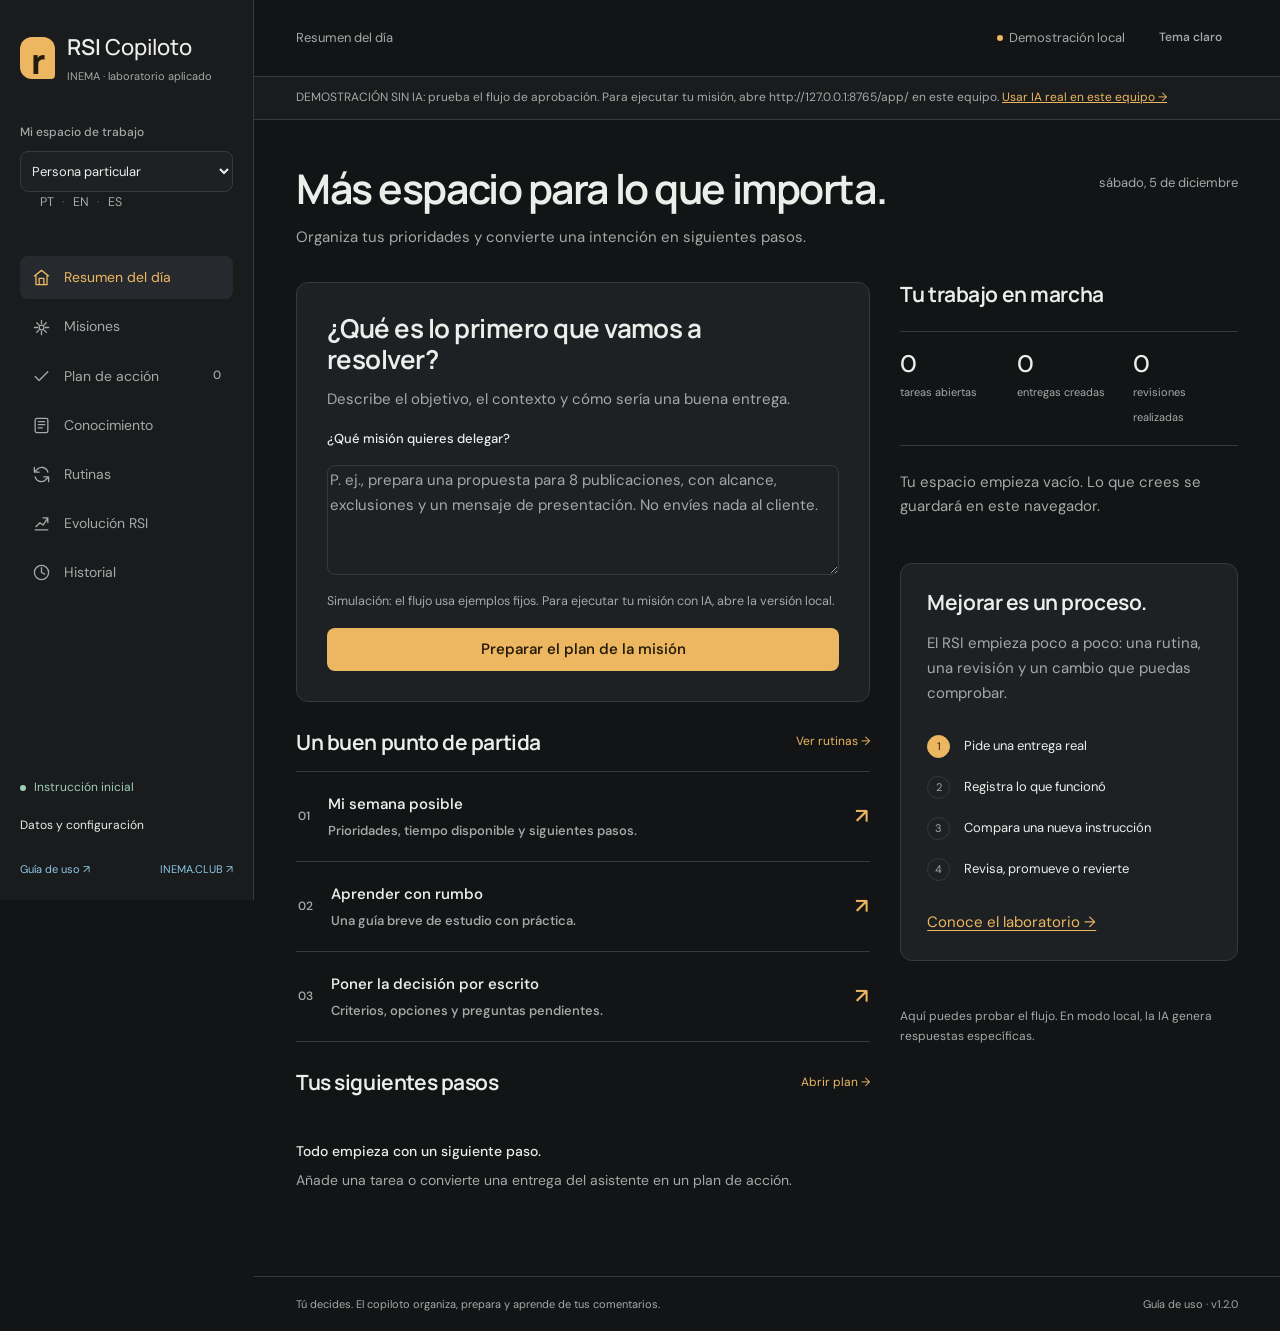
<file: app/es/index.html>
<!doctype html>
<html lang="es">
<head>
<meta charset="utf-8"><meta name="viewport" content="width=device-width,initial-scale=1">
<meta name="description" content="RSI Copiloto: asistente para organizar el trabajo, crear entregas y probar mejoras con supervisión.">
<meta name="theme-color" content="#121416"><link rel="alternate" hreflang="pt-BR" href="https://inematds.github.io/rsi-copiloto/app/"><link rel="alternate" hreflang="en" href="https://inematds.github.io/rsi-copiloto/app/en/"><link rel="alternate" hreflang="es" href="https://inematds.github.io/rsi-copiloto/app/es/"><link rel="canonical" href="https://inematds.github.io/rsi-copiloto/app/es/"><title>RSI Copiloto — tu espacio de trabajo</title>
<link rel="stylesheet" href="../style.css"><script src="../i18n.js" defer></script><script src="../backup.js" defer></script><script src="../demo.js" defer></script><script src="../missions.js" defer></script><script src="../app.js" defer></script>
</head>
<body>
<a class="skip" href="#main">Pular para o conteúdo</a>
<div class="shell">
<aside class="sidebar">
<a class="brand" href="#inicio" aria-label="RSI Copiloto, início"><span class="brand-mark" aria-hidden="true">r</span><span>RSI <strong>Copiloto</strong><small>INEMA · laboratório aplicado</small></span></a>
<label for="profile" class="profile-label">Meu espaço de trabalho</label>
<select id="profile"><option value="pessoal">Pessoa física</option><option value="autonomo">Profissional independente</option><option value="empresa">Pequena empresa</option></select>
<div class="language" aria-label="Idioma"><a data-lang="pt" href="../">PT</a><span>·</span><a data-lang="en" href="../en/">EN</a><span>·</span><a data-lang="es" href="../es/">ES</a></div>
<nav aria-label="Navegação principal" id="nav">
<a href="#inicio" data-page="inicio"><span aria-hidden="true"><svg viewBox="0 0 24 24"><path d="M3 10 12 3l9 7M5 9v12h14V9M9 21v-8h6v8"/></svg></span> Visão do dia</a>
<a href="#assistente" data-page="assistente"><span aria-hidden="true"><svg viewBox="0 0 24 24"><path d="M12 3v4m0 10v4M3 12h4m10 0h4M6 6l3 3m6 6 3 3M6 18l3-3m6-6 3-3"/><circle cx="12" cy="12" r="3"/></svg></span> Missões</a>
<a href="#tarefas" data-page="tarefas"><span aria-hidden="true"><svg viewBox="0 0 24 24"><path d="m4 12 5 5L20 6"/></svg></span> Plano de ação <b id="task-count">0</b></a>
<a href="#memoria" data-page="memoria"><span aria-hidden="true"><svg viewBox="0 0 24 24"><rect x="4" y="3" width="16" height="18" rx="2"/><path d="M8 7h8M8 11h8M8 15h5"/></svg></span> Conhecimento</a>
<a href="#rotinas" data-page="rotinas"><span aria-hidden="true"><svg viewBox="0 0 24 24"><path d="M20 9a8 8 0 0 0-14-3L3 9m0-6v6h6m-5 6a8 8 0 0 0 14 3l3-3m0 6v-6h-6"/></svg></span> Rotinas</a>
<a href="#laboratorio" data-page="laboratorio"><span aria-hidden="true"><svg viewBox="0 0 24 24"><path d="M4 20h16M5 16l5-5 4 3 6-9m-6 0h6v6"/></svg></span> Evolução RSI</a>
<a href="#historico" data-page="historico"><span aria-hidden="true"><svg viewBox="0 0 24 24"><circle cx="12" cy="12" r="9"/><path d="M12 6v6l4 2"/></svg></span> Histórico</a>
</nav>
<div class="sidebar-bottom"><div class="active-version"><span class="dot"></span><span id="active-version">Instrução inicial</span></div><a href="#configuracoes" data-page="configuracoes">Dados e configuração</a><div class="ecosystem"><a href="../../guia/es/">Guia de uso ↗</a><a href="https://inema.club" target="_blank" rel="noopener">INEMA.CLUB ↗</a></div></div>
</aside>
<div class="workspace">
<header class="topbar"><span id="breadcrumb">Sua mesa de trabalho</span><div><span id="runtime" class="status">Carregando…</span><button id="theme" class="quiet" aria-label="Alternar tema">Tema claro</button></div></header>
<div id="mode-banner" class="mode-banner" hidden></div>
<main id="main" tabindex="-1"><div class="loading">Abrindo sua mesa de trabalho…</div></main>
<footer class="app-footer">Você decide. O copiloto organiza, prepara e aprende com a revisão.<a href="../../guia/es/">Guía de uso · v1.2.0</a></footer>
</div>
</div>
<div id="toast" role="status" aria-live="polite" hidden></div>
<div id="busy" role="status" aria-live="polite" hidden><div><span class="spinner"></span><strong id="busy-text">Preparando sua entrega…</strong><p>Você pode acompanhar o resultado aqui. Não feche a página.</p></div></div>
</body>
</html>
</file>
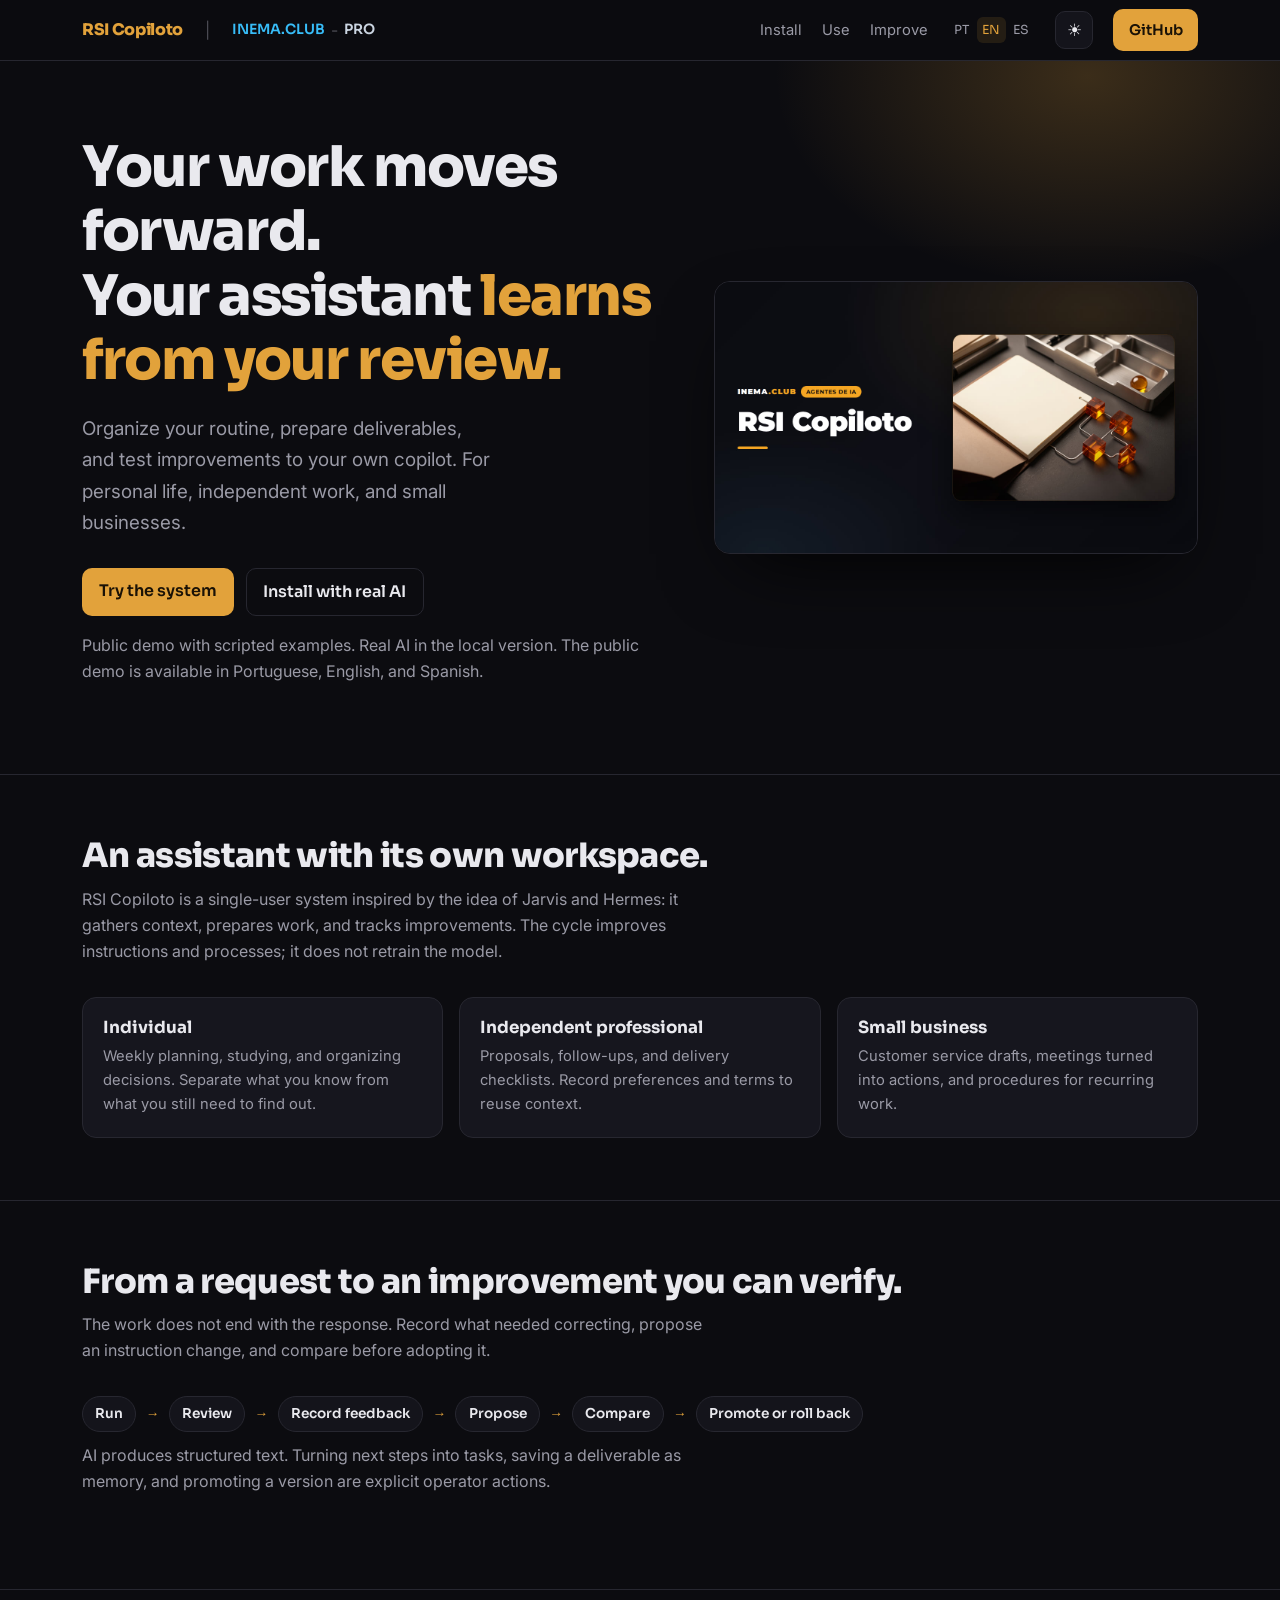
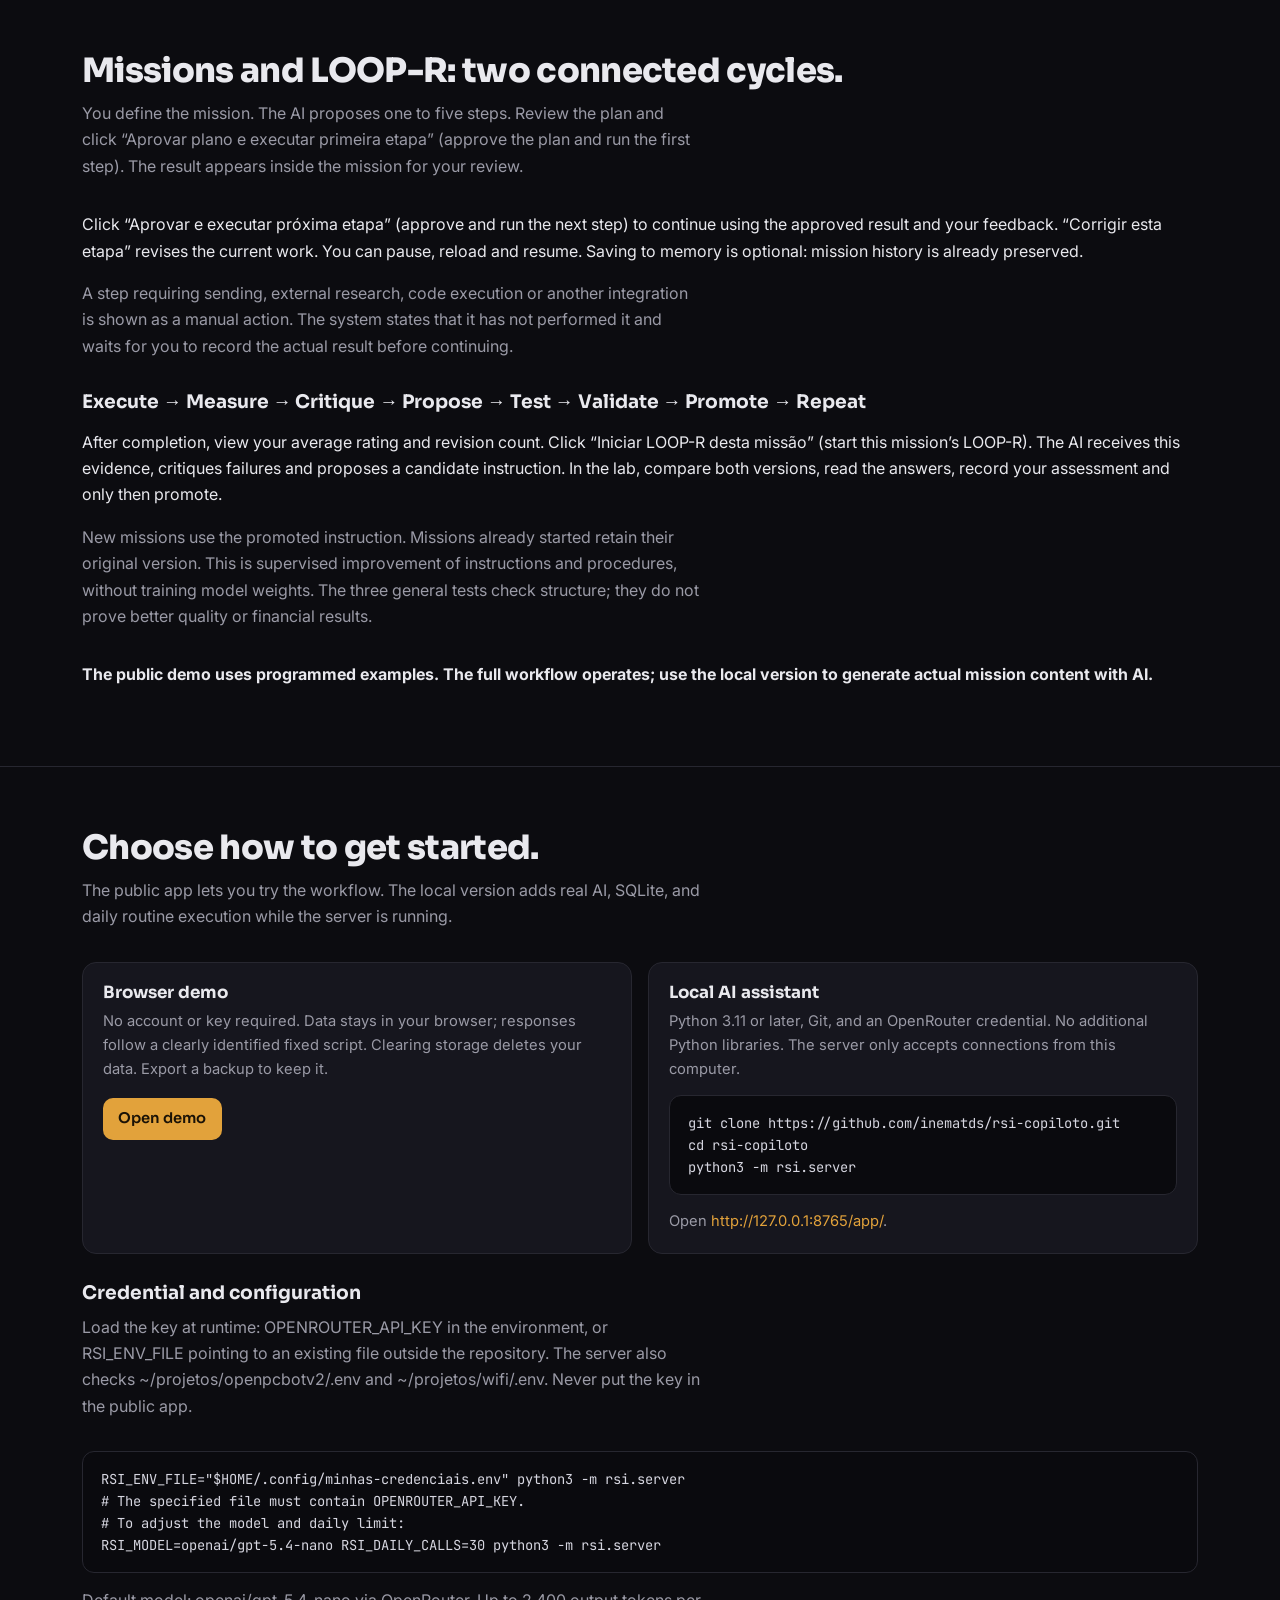
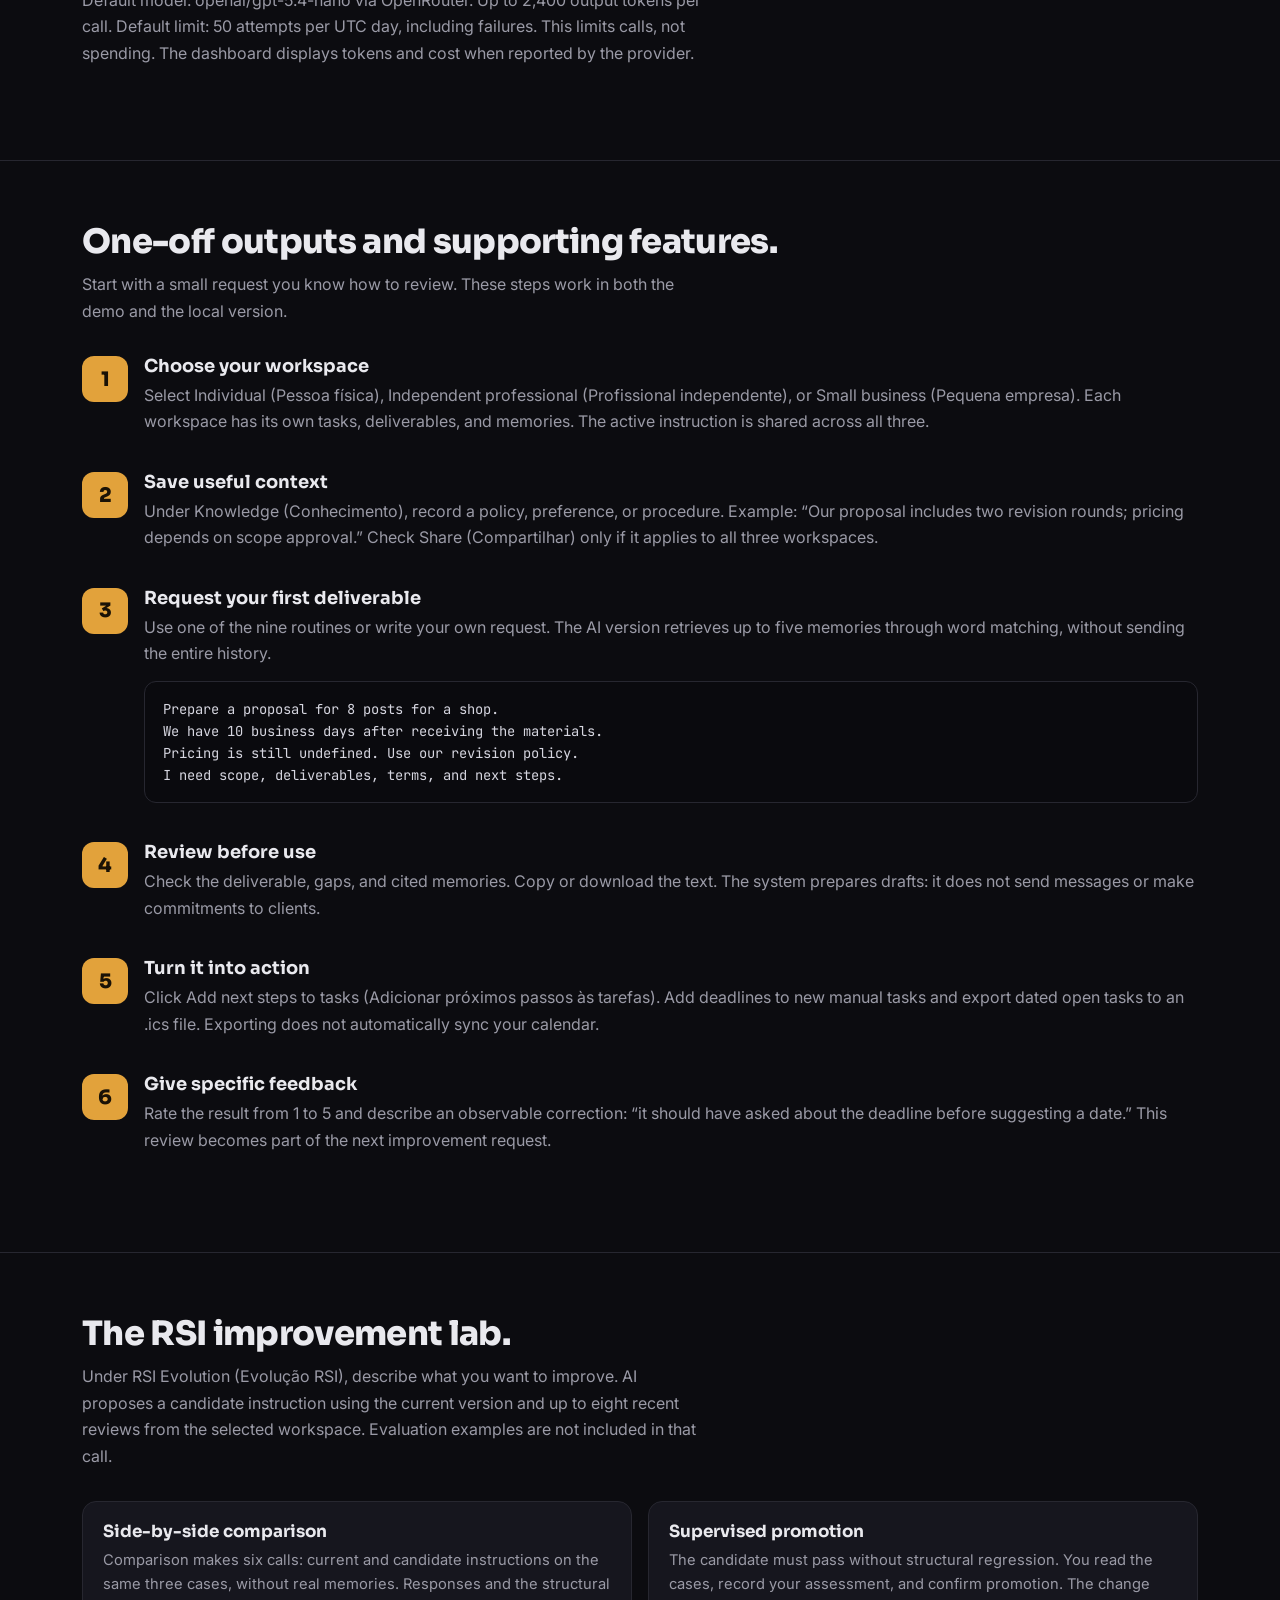
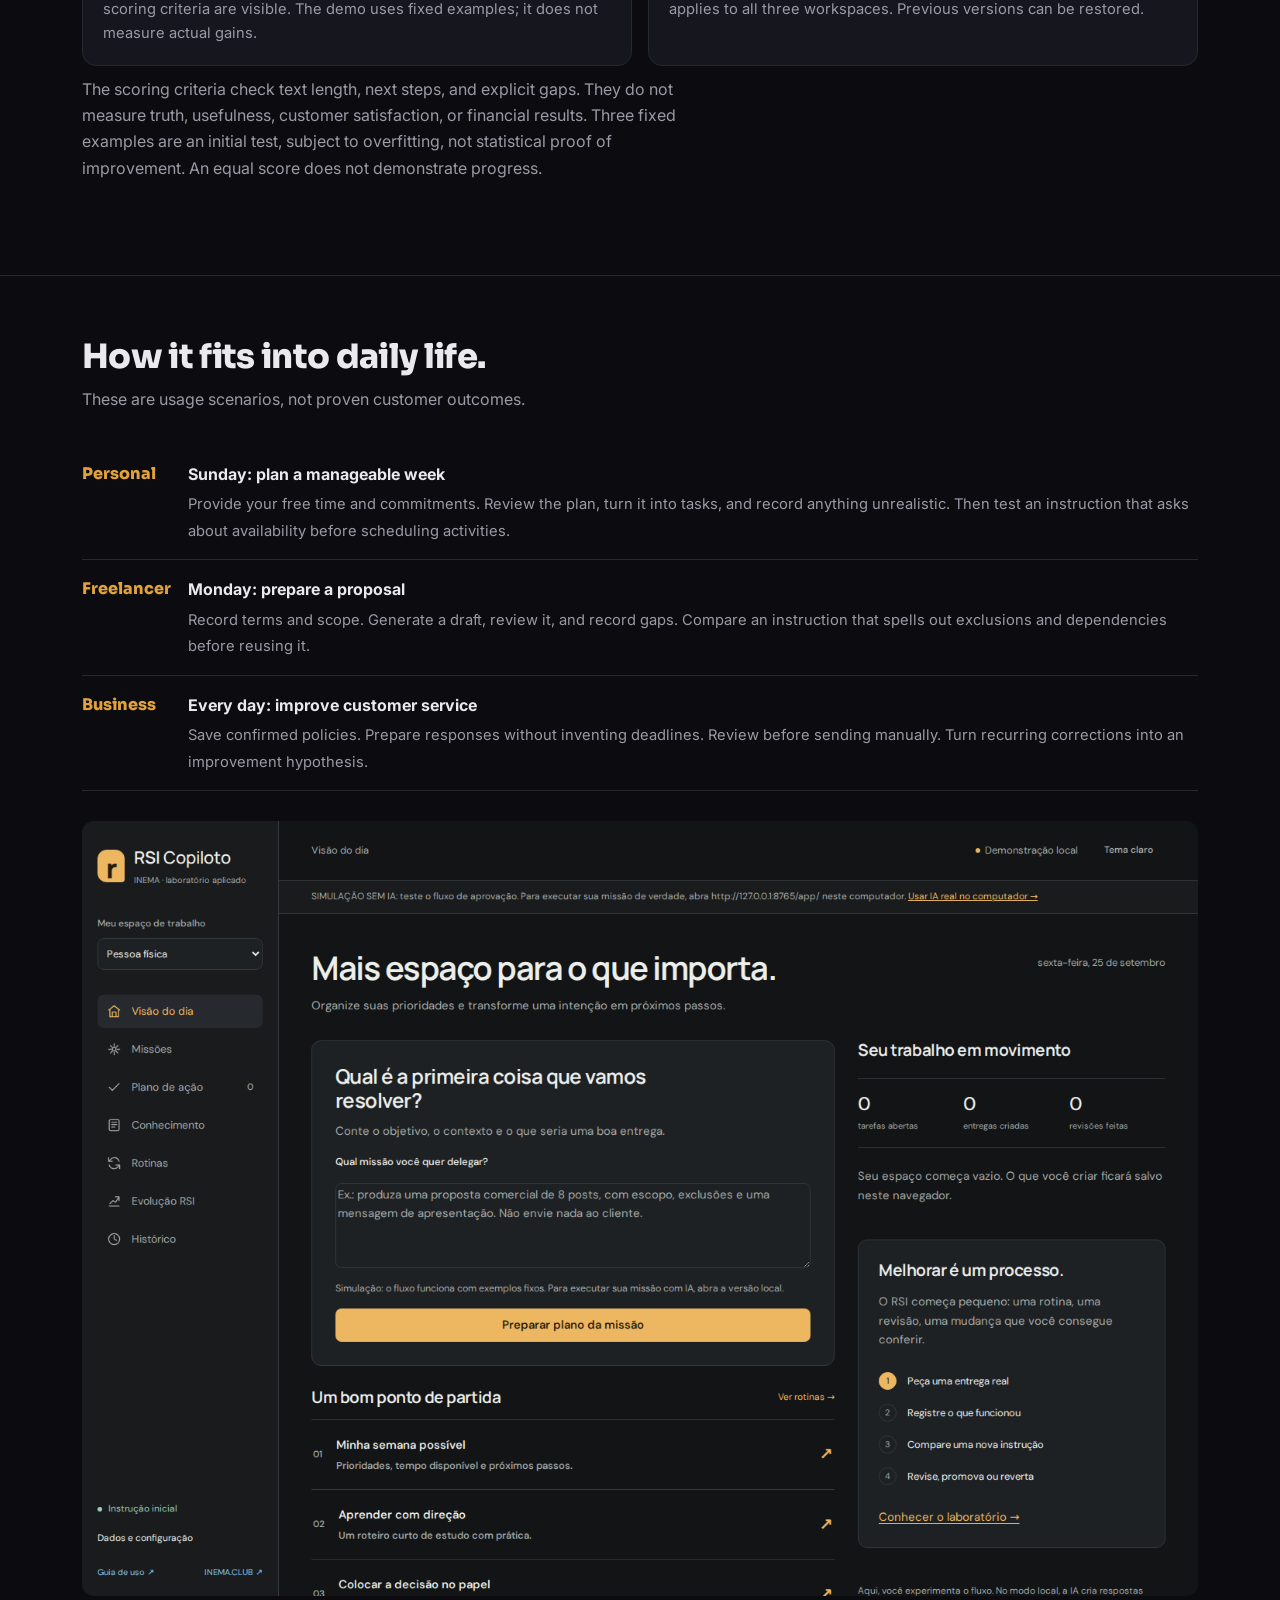
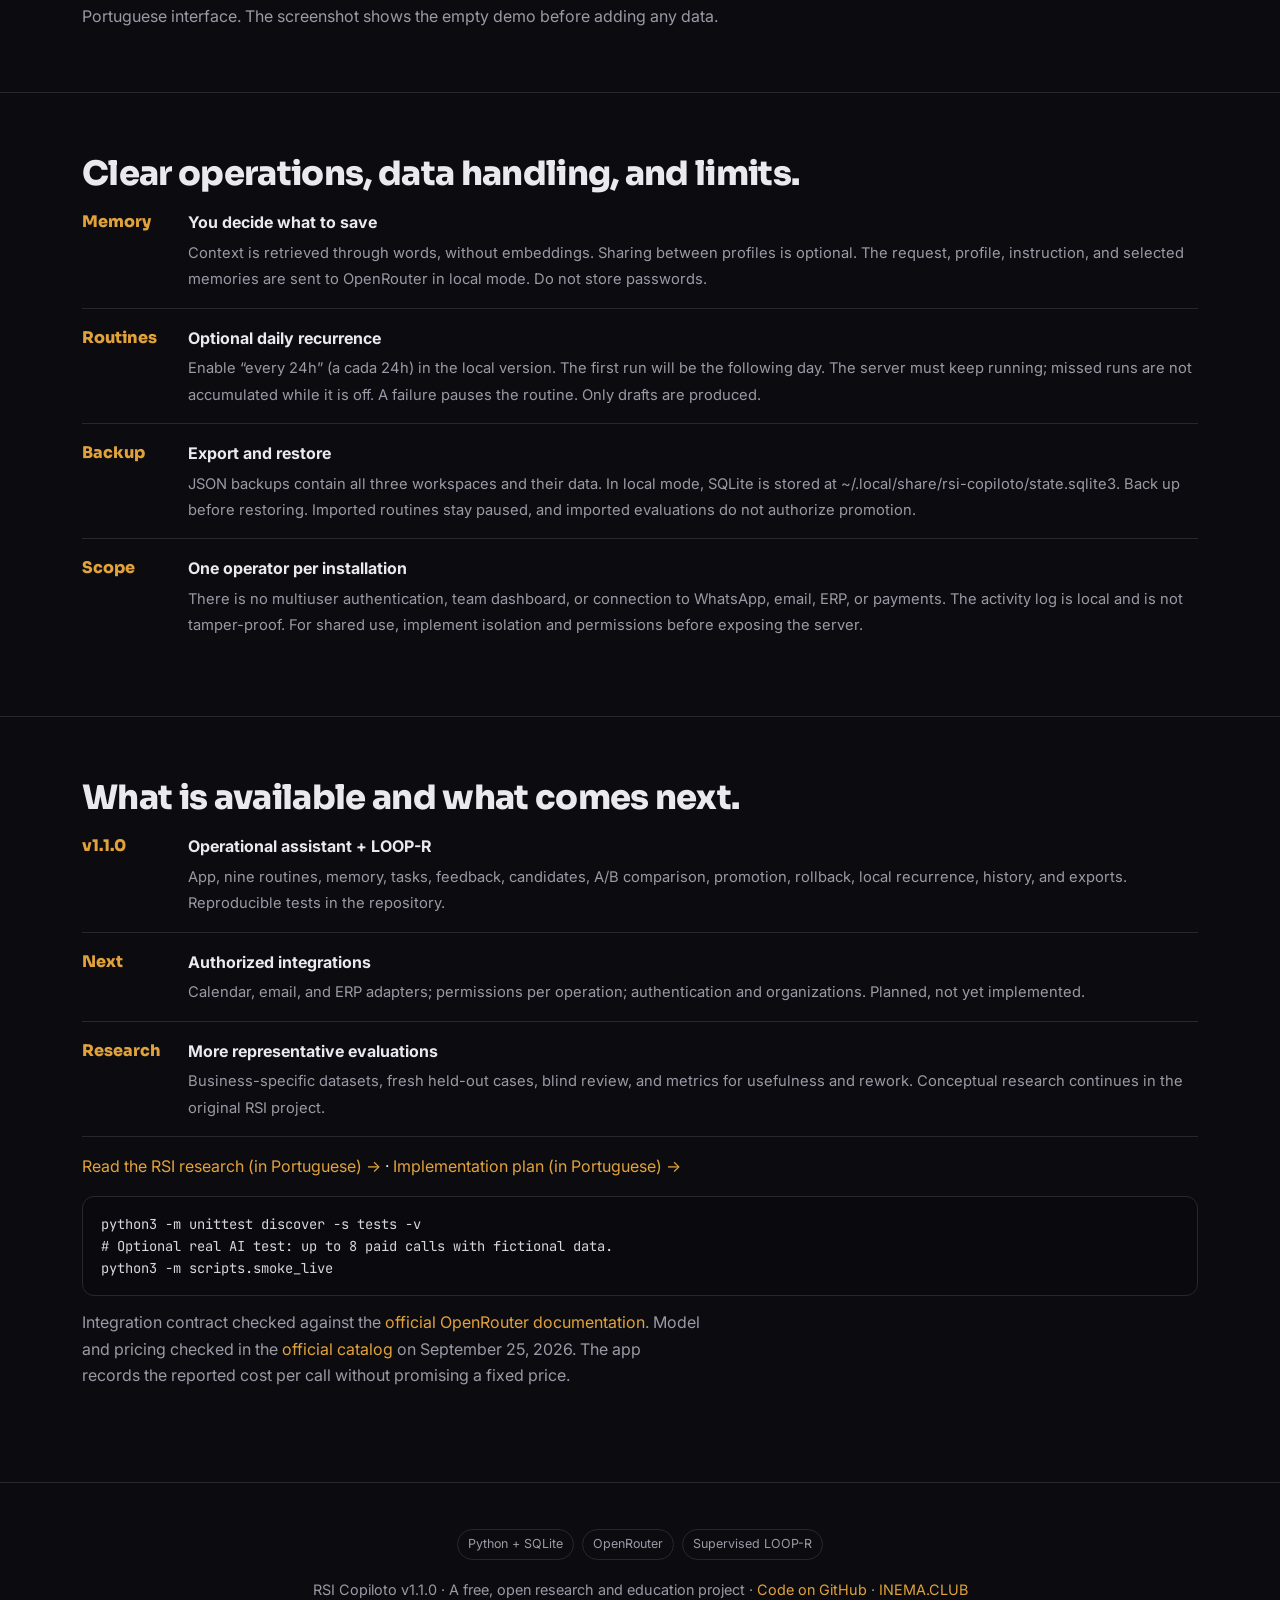
<file: guia/en/index.html>
<!doctype html>
<html lang="en">
<head>
<meta charset="utf-8">
<meta name="viewport" content="width=device-width, initial-scale=1">
<title>RSI Copiloto — an assistant that improves through your review</title>
<meta name="description" content="A local AI assistant with tasks, memory, routines, and a supervised improvement lab for individuals, professionals, and small businesses.">
<link rel="alternate" hreflang="pt-BR" href="https://inematds.github.io/rsi-copiloto/guia/">
<link rel="alternate" hreflang="en" href="https://inematds.github.io/rsi-copiloto/guia/en/">
<link rel="alternate" hreflang="es" href="https://inematds.github.io/rsi-copiloto/guia/es/">
<link rel="preconnect" href="https://fonts.googleapis.com">
<link rel="preconnect" href="https://fonts.gstatic.com" crossorigin>
<link href="https://fonts.googleapis.com/css2?family=Sora:wght@400;600;800&family=Inter:wght@400;500;600&family=JetBrains+Mono:wght@400;600&display=swap" rel="stylesheet">
<style>
  :root{
    --bg:#0c0c10; --bg2:#14141b; --card:#16161e; --line:#272730;
    --txt:#e9e9ee; --mut:#9a9aa6; --amb:#E2A23B; --amb2:#f0c070; --sky:#38bdf8; --pro:#cbd5e1;
    color-scheme:dark;
  }
  body.light{
    --bg:#f6f7f9; --bg2:#eceef2; --card:#ffffff; --line:#e1e3ea;
    --txt:#1a1a22; --mut:#5b5b68; --amb:#b9791d; --amb2:#a16207; --sky:#0369a1; --pro:#b45309;
    color-scheme:light;
  }
  body.light .hero .glow{opacity:.5}
  body.light pre{background:#0e0e14;color:#d6d6e0}
  body.light pre .c{color:#8a8a98}
  *{box-sizing:border-box}
  html{scroll-behavior:smooth}
  body{margin:0;background:var(--bg);color:var(--txt);font:16px/1.65 Inter,system-ui,sans-serif;-webkit-font-smoothing:antialiased}
  h1,h2,h3{font-family:Sora,sans-serif;line-height:1.15;margin:0}
  a{color:var(--amb);text-decoration:none}
  code,pre{font-family:"JetBrains Mono",monospace}
  .wrap{max-width:1160px;margin:0 auto;padding:0 22px}
  .mut{color:var(--mut)} .amb{color:var(--amb)}
  .chip{display:inline-block;font-size:.72rem;letter-spacing:.14em;text-transform:uppercase;color:var(--amb);font-weight:600;font-family:Sora}
  nav{position:sticky;top:0;z-index:30;backdrop-filter:blur(12px);background:rgba(12,12,16,.78);border-bottom:1px solid var(--line)}
  nav .wrap{display:flex;align-items:center;gap:22px;height:60px}
  nav .brand{display:flex;align-items:center;gap:8px;font-family:Sora;font-weight:800;letter-spacing:-.02em;color:var(--amb)}
  nav .brand .emoji{font-size:1.25rem}
  nav .sep{color:var(--mut);opacity:.45}
  nav .inema{color:var(--sky);font-weight:600;font-size:.88rem;font-family:Sora}
  nav .inema:hover{filter:brightness(1.15)}
  nav .pro{color:var(--pro);font-weight:600;font-size:.88rem;font-family:Sora}
  nav .pro:hover{filter:brightness(1.15)}
  nav .clubpro{display:inline-flex;align-items:center;gap:6px}
  nav .links{margin-left:auto;display:flex;align-items:center;gap:20px;font-size:.92rem}
  nav .links a.sec{color:var(--mut)} nav .links a.sec:hover{color:var(--txt)}
  .lang{display:inline-flex;gap:2px;font-family:Sora;font-size:.78rem}
  .lang a{color:var(--mut);padding:.2em .45em;border-radius:6px} .lang a.on{color:var(--amb);background:rgba(226,162,59,.12)}
  .tgl{background:var(--bg2);border:1px solid var(--line);color:var(--txt);width:38px;height:38px;border-radius:10px;cursor:pointer;display:inline-flex;align-items:center;justify-content:center;font-size:1.05rem}
  .tgl:hover{border-color:var(--amb)}
  .btn{display:inline-block;background:var(--amb);color:#1a1206;font-weight:600;padding:.6em 1.05em;border-radius:10px;font-family:Sora}
  .btn.ghost{background:transparent;color:var(--txt);border:1px solid var(--line)}
  @media(max-width:760px){nav .links a.sec{display:none}}
  @media(max-width:520px){nav .wrap{gap:8px;padding:8px 14px;height:auto;flex-wrap:wrap} nav .links{gap:8px;margin-left:0;width:100%;justify-content:space-between} nav .btn{padding:.45em .7em;font-size:.82rem} .tgl{width:34px;height:34px}}
  .hero{position:relative;overflow:hidden;border-bottom:1px solid var(--line)}
  .hero .glow{position:absolute;inset:-40% -20% auto auto;width:70%;height:600px;background:radial-gradient(closest-side,rgba(226,162,59,.22),transparent 70%);pointer-events:none}
  .hero .wrap{display:grid;grid-template-columns:1.1fr .9fr;gap:40px;align-items:center;padding:74px 22px}
  .hero h1{font-size:clamp(2.2rem,5vw,3.5rem);font-weight:800;letter-spacing:-.025em}
  .hero p.lead{font-size:1.18rem;color:var(--mut);margin:1.1em 0 1.6em;max-width:34ch}
  .hero .cta{display:flex;gap:12px;flex-wrap:wrap}
  .hero figure{margin:0;border-radius:16px;overflow:hidden;border:1px solid var(--line);box-shadow:0 30px 80px -30px #000}
  .hero figure img{width:100%;display:block}
  @media(max-width:780px){.hero .wrap{grid-template-columns:1fr;padding:48px 22px}}
  section{padding:62px 0;border-bottom:1px solid var(--line)}
  section h2{font-size:clamp(1.5rem,3.4vw,2.1rem);font-weight:800;letter-spacing:-.02em}
  section .sub{color:var(--mut);margin:.6em 0 2em;max-width:62ch}
  .grid{display:grid;gap:16px}
  .g3{grid-template-columns:repeat(3,1fr)} .g4{grid-template-columns:repeat(4,1fr)} .g2{grid-template-columns:repeat(2,1fr)}
  @media(max-width:820px){.g3,.g4{grid-template-columns:1fr 1fr}}
  @media(max-width:540px){.g2,.g3,.g4{grid-template-columns:1fr}}
  .card{background:var(--card);border:1px solid var(--line);border-radius:14px;padding:20px}
  .card h3{font-size:1.05rem;margin-bottom:.4em}
  .card p{color:var(--mut);font-size:.92rem;margin:0}
  .num{display:inline-flex;width:30px;height:30px;align-items:center;justify-content:center;border-radius:8px;background:rgba(226,162,59,.14);color:var(--amb);font-family:Sora;font-weight:800;font-size:.9rem;margin-bottom:.7em}
  .flow{display:flex;flex-wrap:wrap;gap:8px;align-items:center;margin-top:10px}
  .flow span{background:var(--bg2);border:1px solid var(--line);border-radius:999px;padding:.45em .9em;font-size:.85rem;font-family:Sora;font-weight:600}
  .flow .arr{color:var(--amb);border:none;background:none;padding:0 .1em}
  pre{background:#0a0a0e;border:1px solid var(--line);border-radius:12px;padding:16px 18px;overflow:auto;font-size:.86rem;line-height:1.6;color:#d6d6e0}
  pre .c{color:#6f6f7c} pre .k{color:var(--amb2)} pre .s{color:#9ece6a}
  .step{display:grid;grid-template-columns:46px 1fr;gap:16px;margin-bottom:26px}
  .step .b{width:46px;height:46px;border-radius:12px;background:var(--amb);color:#1a1206;font-family:Sora;font-weight:800;font-size:1.25rem;display:flex;align-items:center;justify-content:center}
  .step h3{font-size:1.12rem;margin-bottom:.3em}
  .step p{color:var(--mut);margin:.2em 0 .7em}
  .ex{display:grid;grid-template-columns:1fr 1fr;gap:18px}
  @media(max-width:680px){.ex{grid-template-columns:1fr}}
  .ex figure{margin:0;border-radius:14px;overflow:hidden;border:1px solid var(--line)}
  .ex figure img{width:100%;display:block}
  .ex figcaption{padding:12px 14px;font-size:.88rem;color:var(--mut);background:var(--card)}
  .phase{display:flex;gap:14px;padding:16px 0;border-bottom:1px solid var(--line)}
  .phase:last-child{border:none}
  .phase .tag{flex:0 0 92px;font-family:Sora;font-weight:800;color:var(--amb)}
  .phase .d strong{display:block;margin-bottom:.2em}
  .phase .d span{color:var(--mut);font-size:.92rem}
  footer{padding:46px 0;text-align:center;color:var(--mut);font-size:.9rem}
  .pill{display:inline-block;border:1px solid var(--line);border-radius:999px;padding:.3em .8em;font-size:.78rem;color:var(--mut);margin:0 4px}
  .grid > *, .step > * { min-width:0 }
  pre { max-width:100% }
  .sub, .card p { overflow-wrap:anywhere }
</style>
</head>
<body>
<nav><div class="wrap"><a class="brand" href="#top">RSI Copiloto</a><span class="sep">|</span><span class="clubpro"><a class="inema" href="https://inema.club" target="_blank" rel="noopener">INEMA.CLUB</a><span class="sep">-</span><a class="pro" href="https://inema.pro" target="_blank" rel="noopener">PRO</a></span><div class="links"><a class="sec" href="#sistema">Install</a><a class="sec" href="#missoes">Use</a><a class="sec" href="#evolucao">Improve</a><span class="lang"><a href="../">PT</a><a class="on" href="./">EN</a><a href="../es/">ES</a></span><button class="tgl" id="themeToggle" aria-label="Toggle theme" title="Toggle theme">☀</button><a class="btn" href="https://github.com/inematds/rsi-copiloto" target="_blank" rel="noopener">GitHub</a></div></div></nav>
<header class="hero" id="top"><div class="glow"></div><div class="wrap"><div><h1>Your work moves forward.<br>Your assistant <span class="amb">learns from your review.</span></h1><p class="lead">Organize your routine, prepare deliverables, and test improvements to your own copilot. For personal life, independent work, and small businesses.</p><div class="cta"><a class="btn" href="../../app/en/">Try the system</a><a class="btn ghost" href="#sistema">Install with real AI</a></div><p class="mut">Public demo with scripted examples. Real AI in the local version. The public demo is available in Portuguese, English, and Spanish.</p></div><figure><img src="../assets/banner.jpg" alt="RSI Copiloto — INEMA project cover"></figure></div></header>
<section id="oque"><div class="wrap"><h2>An assistant with its own workspace.</h2><p class="sub">RSI Copiloto is a single-user system inspired by the idea of Jarvis and Hermes: it gathers context, prepares work, and tracks improvements. The cycle improves instructions and processes; it does not retrain the model.</p><div class="grid g3"><div class="card"><h3>Individual</h3><p>Weekly planning, studying, and organizing decisions. Separate what you know from what you still need to find out.</p></div><div class="card"><h3>Independent professional</h3><p>Proposals, follow-ups, and delivery checklists. Record preferences and terms to reuse context.</p></div><div class="card"><h3>Small business</h3><p>Customer service drafts, meetings turned into actions, and procedures for recurring work.</p></div></div></div></section>
<section id="fluxo"><div class="wrap"><h2>From a request to an improvement you can verify.</h2><p class="sub">The work does not end with the response. Record what needed correcting, propose an instruction change, and compare before adopting it.</p><div class="flow"><span>Run</span><span class="arr">→</span><span>Review</span><span class="arr">→</span><span>Record feedback</span><span class="arr">→</span><span>Propose</span><span class="arr">→</span><span>Compare</span><span class="arr">→</span><span>Promote or roll back</span></div><p class="sub">AI produces structured text. Turning next steps into tasks, saving a deliverable as memory, and promoting a version are explicit operator actions.</p></div></section>
<section id="missoes"><div class="wrap"><h2>Missions and LOOP-R: two connected cycles.</h2><p class="sub">You define the mission. The AI proposes one to five steps. Review the plan and click “Aprovar plano e executar primeira etapa” (approve the plan and run the first step). The result appears inside the mission for your review.</p><p>Click “Aprovar e executar próxima etapa” (approve and run the next step) to continue using the approved result and your feedback. “Corrigir esta etapa” revises the current work. You can pause, reload and resume. Saving to memory is optional: mission history is already preserved.</p><p class="sub">A step requiring sending, external research, code execution or another integration is shown as a manual action. The system states that it has not performed it and waits for you to record the actual result before continuing.</p><h3>Execute → Measure → Critique → Propose → Test → Validate → Promote → Repeat</h3><p>After completion, view your average rating and revision count. Click “Iniciar LOOP-R desta missão” (start this mission’s LOOP-R). The AI receives this evidence, critiques failures and proposes a candidate instruction. In the lab, compare both versions, read the answers, record your assessment and only then promote.</p><p class="sub">New missions use the promoted instruction. Missions already started retain their original version. This is supervised improvement of instructions and procedures, without training model weights. The three general tests check structure; they do not prove better quality or financial results.</p><p><strong>The public demo uses programmed examples. The full workflow operates; use the local version to generate actual mission content with AI.</strong></p></div></section>
<section id="sistema"><div class="wrap"><h2>Choose how to get started.</h2><p class="sub">The public app lets you try the workflow. The local version adds real AI, SQLite, and daily routine execution while the server is running.</p><div class="grid g2"><div class="card"><h3>Browser demo</h3><p>No account or key required. Data stays in your browser; responses follow a clearly identified fixed script. Clearing storage deletes your data. Export a backup to keep it.</p><p style="margin-top:16px"><a class="btn" href="../../app/en/">Open demo</a></p></div><div class="card"><h3>Local AI assistant</h3><p>Python 3.11 or later, Git, and an OpenRouter credential. No additional Python libraries. The server only accepts connections from this computer.</p><pre>git clone https://github.com/inematds/rsi-copiloto.git
cd rsi-copiloto
python3 -m rsi.server</pre><p>Open <a href="http://127.0.0.1:8765/app/">http://127.0.0.1:8765/app/</a>.</p></div></div><h3 style="margin-top:28px">Credential and configuration</h3><p class="sub">Load the key at runtime: OPENROUTER_API_KEY in the environment, or RSI_ENV_FILE pointing to an existing file outside the repository. The server also checks ~/projetos/openpcbotv2/.env and ~/projetos/wifi/.env. Never put the key in the public app.</p><pre>RSI_ENV_FILE="$HOME/.config/minhas-credenciais.env" python3 -m rsi.server
# The specified file must contain OPENROUTER_API_KEY.
# To adjust the model and daily limit:
RSI_MODEL=openai/gpt-5.4-nano RSI_DAILY_CALLS=30 python3 -m rsi.server</pre><p class="sub">Default model: openai/gpt-5.4-nano via OpenRouter. Up to 2,400 output tokens per call. Default limit: 50 attempts per UTC day, including failures. This limits calls, not spending. The dashboard displays tokens and cost when reported by the provider.</p></div></section>
<section id="guia"><div class="wrap"><h2>One-off outputs and supporting features.</h2><p class="sub">Start with a small request you know how to review. These steps work in both the demo and the local version.</p>
<div class="step"><div class="b">1</div><div><h3>Choose your workspace</h3><p>Select Individual (Pessoa física), Independent professional (Profissional independente), or Small business (Pequena empresa). Each workspace has its own tasks, deliverables, and memories. The active instruction is shared across all three.</p></div></div>
<div class="step"><div class="b">2</div><div><h3>Save useful context</h3><p>Under Knowledge (Conhecimento), record a policy, preference, or procedure. Example: “Our proposal includes two revision rounds; pricing depends on scope approval.” Check Share (Compartilhar) only if it applies to all three workspaces.</p></div></div>
<div class="step"><div class="b">3</div><div><h3>Request your first deliverable</h3><p>Use one of the nine routines or write your own request. The AI version retrieves up to five memories through word matching, without sending the entire history.</p><pre>Prepare a proposal for 8 posts for a shop.
We have 10 business days after receiving the materials.
Pricing is still undefined. Use our revision policy.
I need scope, deliverables, terms, and next steps.</pre></div></div>
<div class="step"><div class="b">4</div><div><h3>Review before use</h3><p>Check the deliverable, gaps, and cited memories. Copy or download the text. The system prepares drafts: it does not send messages or make commitments to clients.</p></div></div>
<div class="step"><div class="b">5</div><div><h3>Turn it into action</h3><p>Click Add next steps to tasks (Adicionar próximos passos às tarefas). Add deadlines to new manual tasks and export dated open tasks to an .ics file. Exporting does not automatically sync your calendar.</p></div></div>
<div class="step"><div class="b">6</div><div><h3>Give specific feedback</h3><p>Rate the result from 1 to 5 and describe an observable correction: “it should have asked about the deadline before suggesting a date.” This review becomes part of the next improvement request.</p></div></div>
</div></section>
<section id="evolucao"><div class="wrap"><h2>The RSI improvement lab.</h2><p class="sub">Under RSI Evolution (Evolução RSI), describe what you want to improve. AI proposes a candidate instruction using the current version and up to eight recent reviews from the selected workspace. Evaluation examples are not included in that call.</p><div class="grid g2"><div class="card"><h3>Side-by-side comparison</h3><p>Comparison makes six calls: current and candidate instructions on the same three cases, without real memories. Responses and the structural scoring criteria are visible. The demo uses fixed examples; it does not measure actual gains.</p></div><div class="card"><h3>Supervised promotion</h3><p>The candidate must pass without structural regression. You read the cases, record your assessment, and confirm promotion. The change applies to all three workspaces. Previous versions can be restored.</p></div></div><p class="sub">The scoring criteria check text length, next steps, and explicit gaps. They do not measure truth, usefulness, customer satisfaction, or financial results. Three fixed examples are an initial test, subject to overfitting, not statistical proof of improvement. An equal score does not demonstrate progress.</p></div></section>
<section id="exemplos"><div class="wrap"><h2>How it fits into daily life.</h2><p class="sub">These are usage scenarios, not proven customer outcomes.</p><div class="phase"><div class="tag">Personal</div><div class="d"><strong>Sunday: plan a manageable week</strong><span>Provide your free time and commitments. Review the plan, turn it into tasks, and record anything unrealistic. Then test an instruction that asks about availability before scheduling activities.</span></div></div><div class="phase"><div class="tag">Freelancer</div><div class="d"><strong>Monday: prepare a proposal</strong><span>Record terms and scope. Generate a draft, review it, and record gaps. Compare an instruction that spells out exclusions and dependencies before reusing it.</span></div></div><div class="phase"><div class="tag">Business</div><div class="d"><strong>Every day: improve customer service</strong><span>Save confirmed policies. Prepare responses without inventing deadlines. Review before sending manually. Turn recurring corrections into an improvement hypothesis.</span></div></div><figure style="margin:30px 0 0"><img src="../assets/app.png" alt="Actual RSI Copiloto screen in Portuguese: daily overview, routines, and improvement cycle" style="width:100%;border-radius:12px"><figcaption class="mut">Portuguese interface. The screenshot shows the empty demo before adding any data.</figcaption></figure></div></section>
<section id="dados"><div class="wrap"><h2>Clear operations, data handling, and limits.</h2><div class="phase"><div class="tag">Memory</div><div class="d"><strong>You decide what to save</strong><span>Context is retrieved through words, without embeddings. Sharing between profiles is optional. The request, profile, instruction, and selected memories are sent to OpenRouter in local mode. Do not store passwords.</span></div></div><div class="phase"><div class="tag">Routines</div><div class="d"><strong>Optional daily recurrence</strong><span>Enable “every 24h” (a cada 24h) in the local version. The first run will be the following day. The server must keep running; missed runs are not accumulated while it is off. A failure pauses the routine. Only drafts are produced.</span></div></div><div class="phase"><div class="tag">Backup</div><div class="d"><strong>Export and restore</strong><span>JSON backups contain all three workspaces and their data. In local mode, SQLite is stored at ~/.local/share/rsi-copiloto/state.sqlite3. Back up before restoring. Imported routines stay paused, and imported evaluations do not authorize promotion.</span></div></div><div class="phase"><div class="tag">Scope</div><div class="d"><strong>One operator per installation</strong><span>There is no multiuser authentication, team dashboard, or connection to WhatsApp, email, ERP, or payments. The activity log is local and is not tamper-proof. For shared use, implement isolation and permissions before exposing the server.</span></div></div></div></section>
<section id="roadmap"><div class="wrap"><h2>What is available and what comes next.</h2><div class="phase"><div class="tag">v1.1.0</div><div class="d"><strong>Operational assistant + LOOP-R</strong><span>App, nine routines, memory, tasks, feedback, candidates, A/B comparison, promotion, rollback, local recurrence, history, and exports. Reproducible tests in the repository.</span></div></div><div class="phase"><div class="tag">Next</div><div class="d"><strong>Authorized integrations</strong><span>Calendar, email, and ERP adapters; permissions per operation; authentication and organizations. Planned, not yet implemented.</span></div></div><div class="phase"><div class="tag">Research</div><div class="d"><strong>More representative evaluations</strong><span>Business-specific datasets, fresh held-out cases, blind review, and metrics for usefulness and rework. Conceptual research continues in the original RSI project.</span></div></div><p><a href="https://inematds.github.io/rsi/guia/en/">Read the RSI research (in Portuguese) →</a> · <a href="https://github.com/inematds/rsi-copiloto/blob/main/docs/PLANO-IMPLEMENTACAO.md">Implementation plan (in Portuguese) →</a></p><pre>python3 -m unittest discover -s tests -v
# Optional real AI test: up to 8 paid calls with fictional data.
python3 -m scripts.smoke_live</pre><p class="sub">Integration contract checked against the <a href="https://openrouter.ai/docs/api/reference/overview">official OpenRouter documentation</a>. Model and pricing checked in the <a href="https://openrouter.ai/api/v1/models">official catalog</a> on September 25, 2026. The app records the reported cost per call without promising a fixed price.</p></div></section>
<footer><div class="wrap"><span class="pill">Python + SQLite</span><span class="pill">OpenRouter</span><span class="pill">Supervised LOOP-R</span><p style="margin-top:18px">RSI Copiloto v1.1.0 · A free, open research and education project · <a href="https://github.com/inematds/rsi-copiloto">Code on GitHub</a> · <a href="https://inema.club">INEMA.CLUB</a></p></div></footer>
<script>(function(){var b=document.body,t=document.getElementById('themeToggle'),k='rsi-copiloto-guide-theme';if(localStorage.getItem(k)==='light')b.classList.add('light');t.addEventListener('click',function(){localStorage.setItem(k,b.classList.toggle('light')?'light':'dark');});})();</script>
</body></html>
</file>
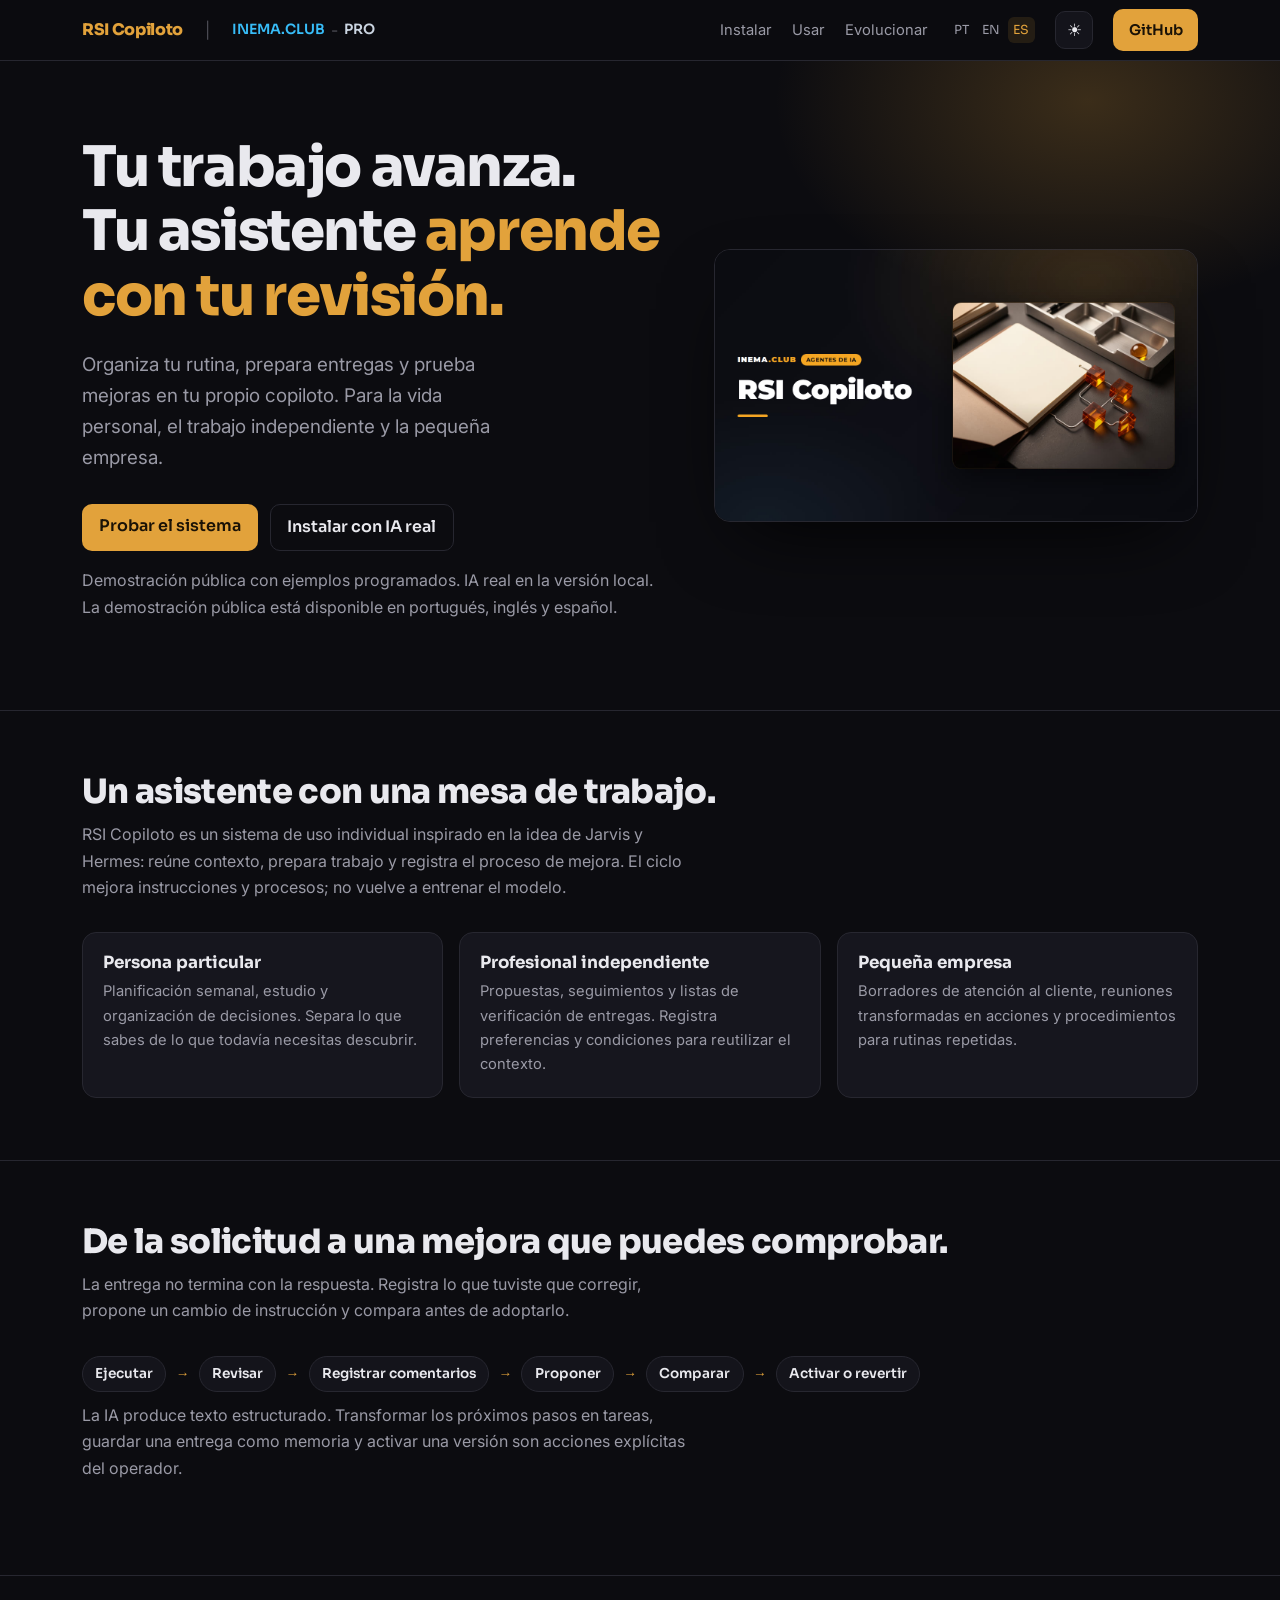
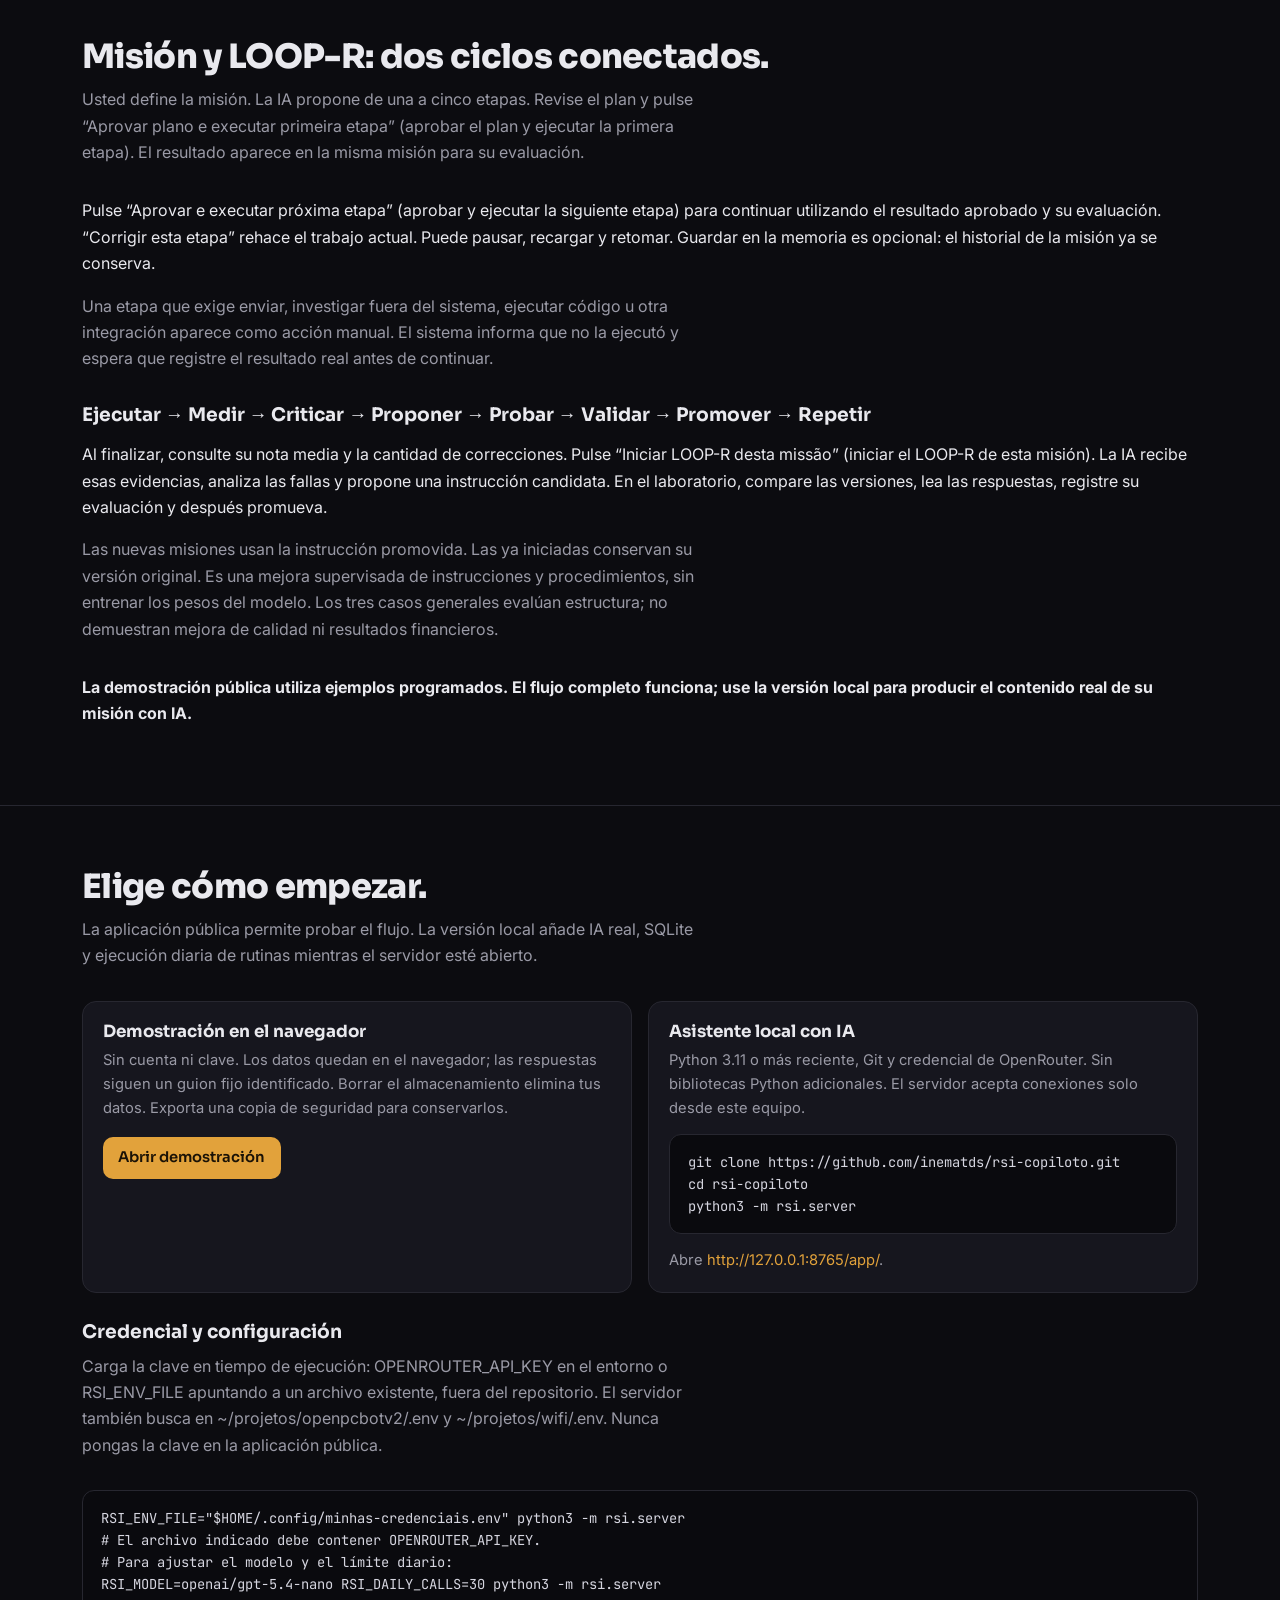
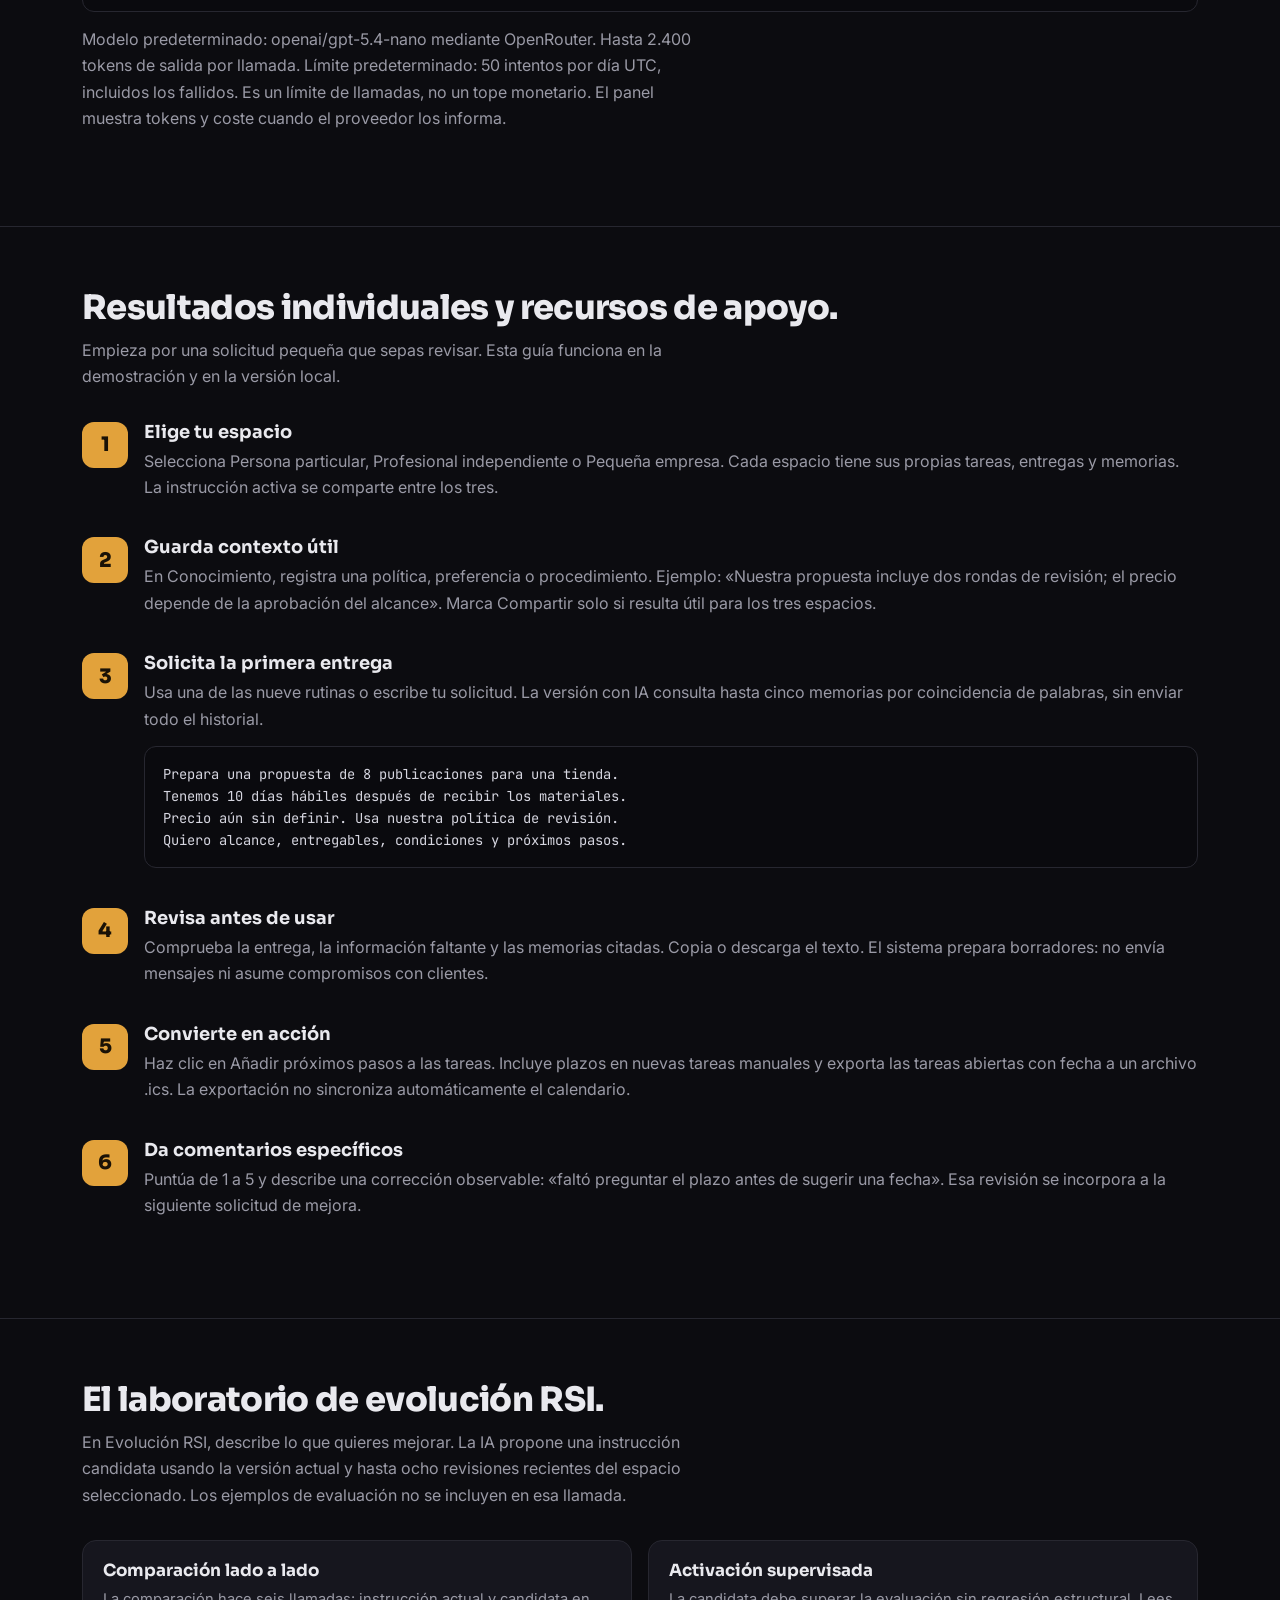
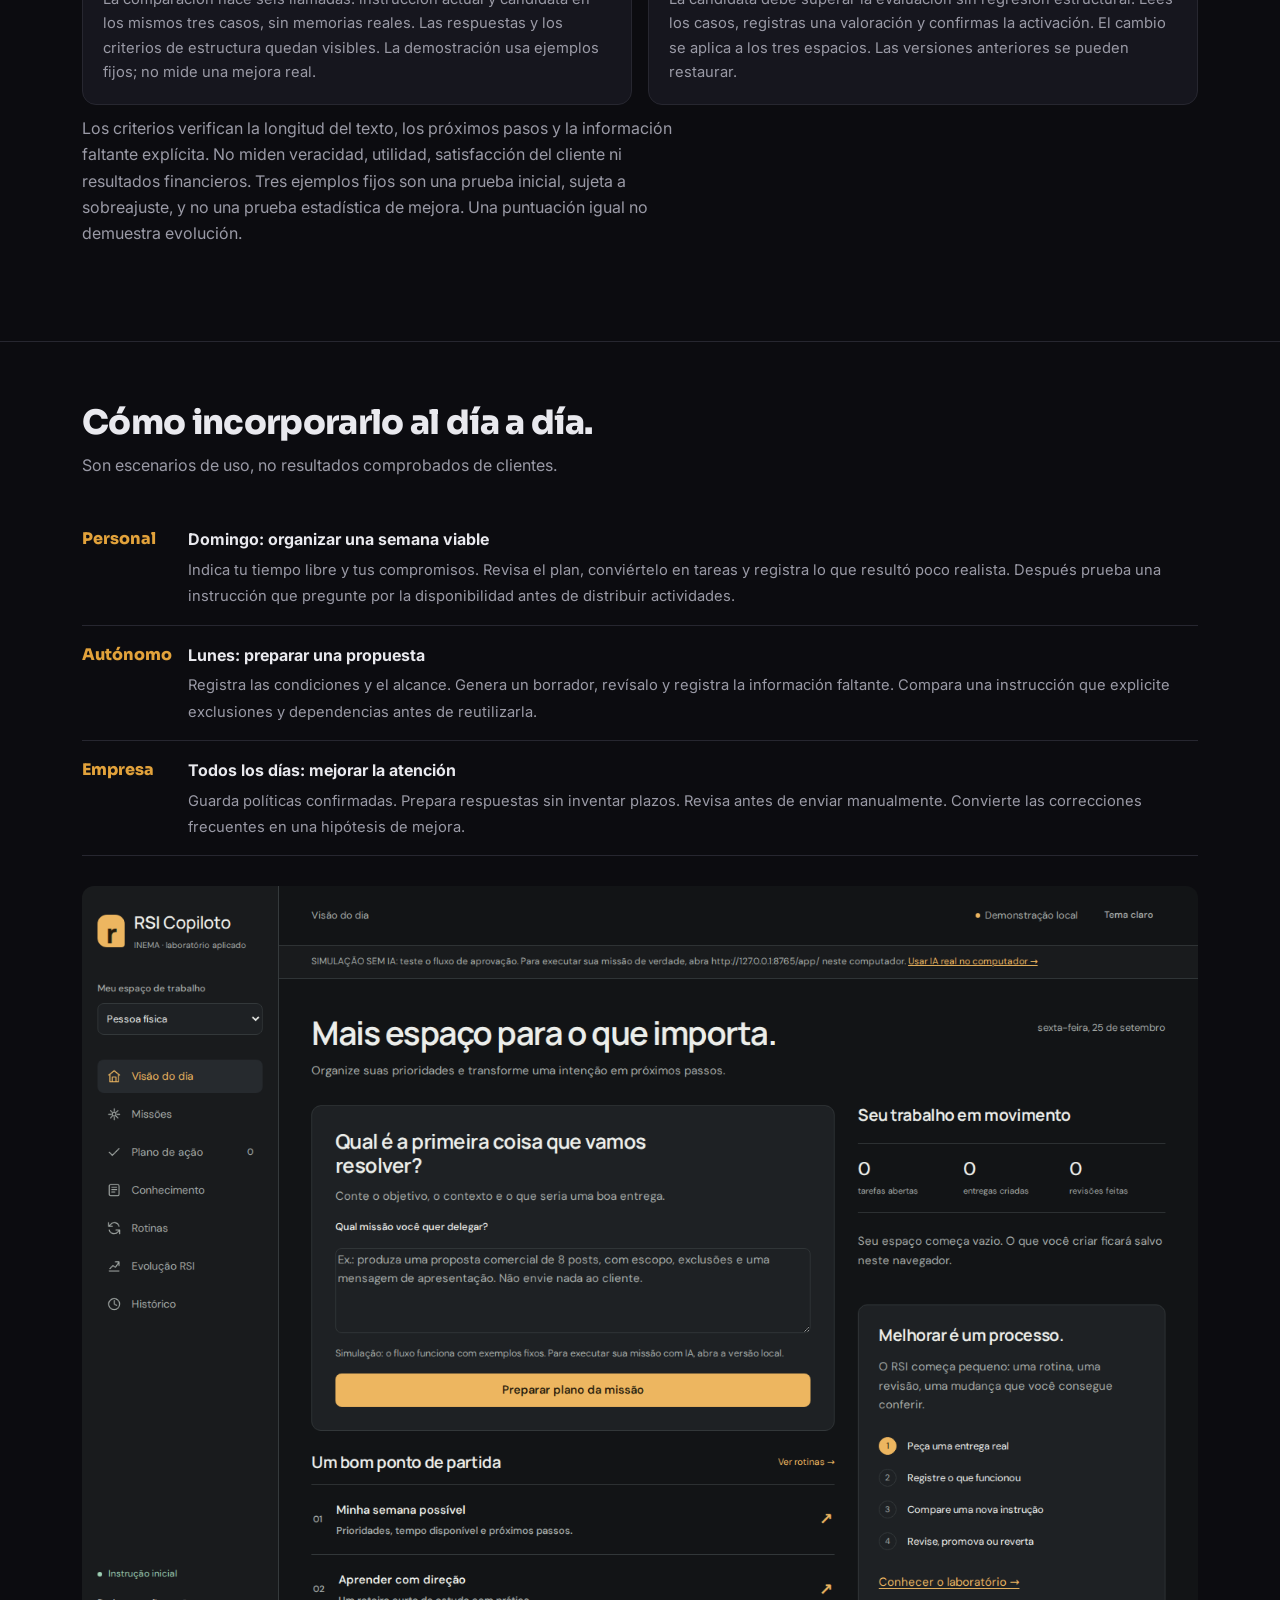
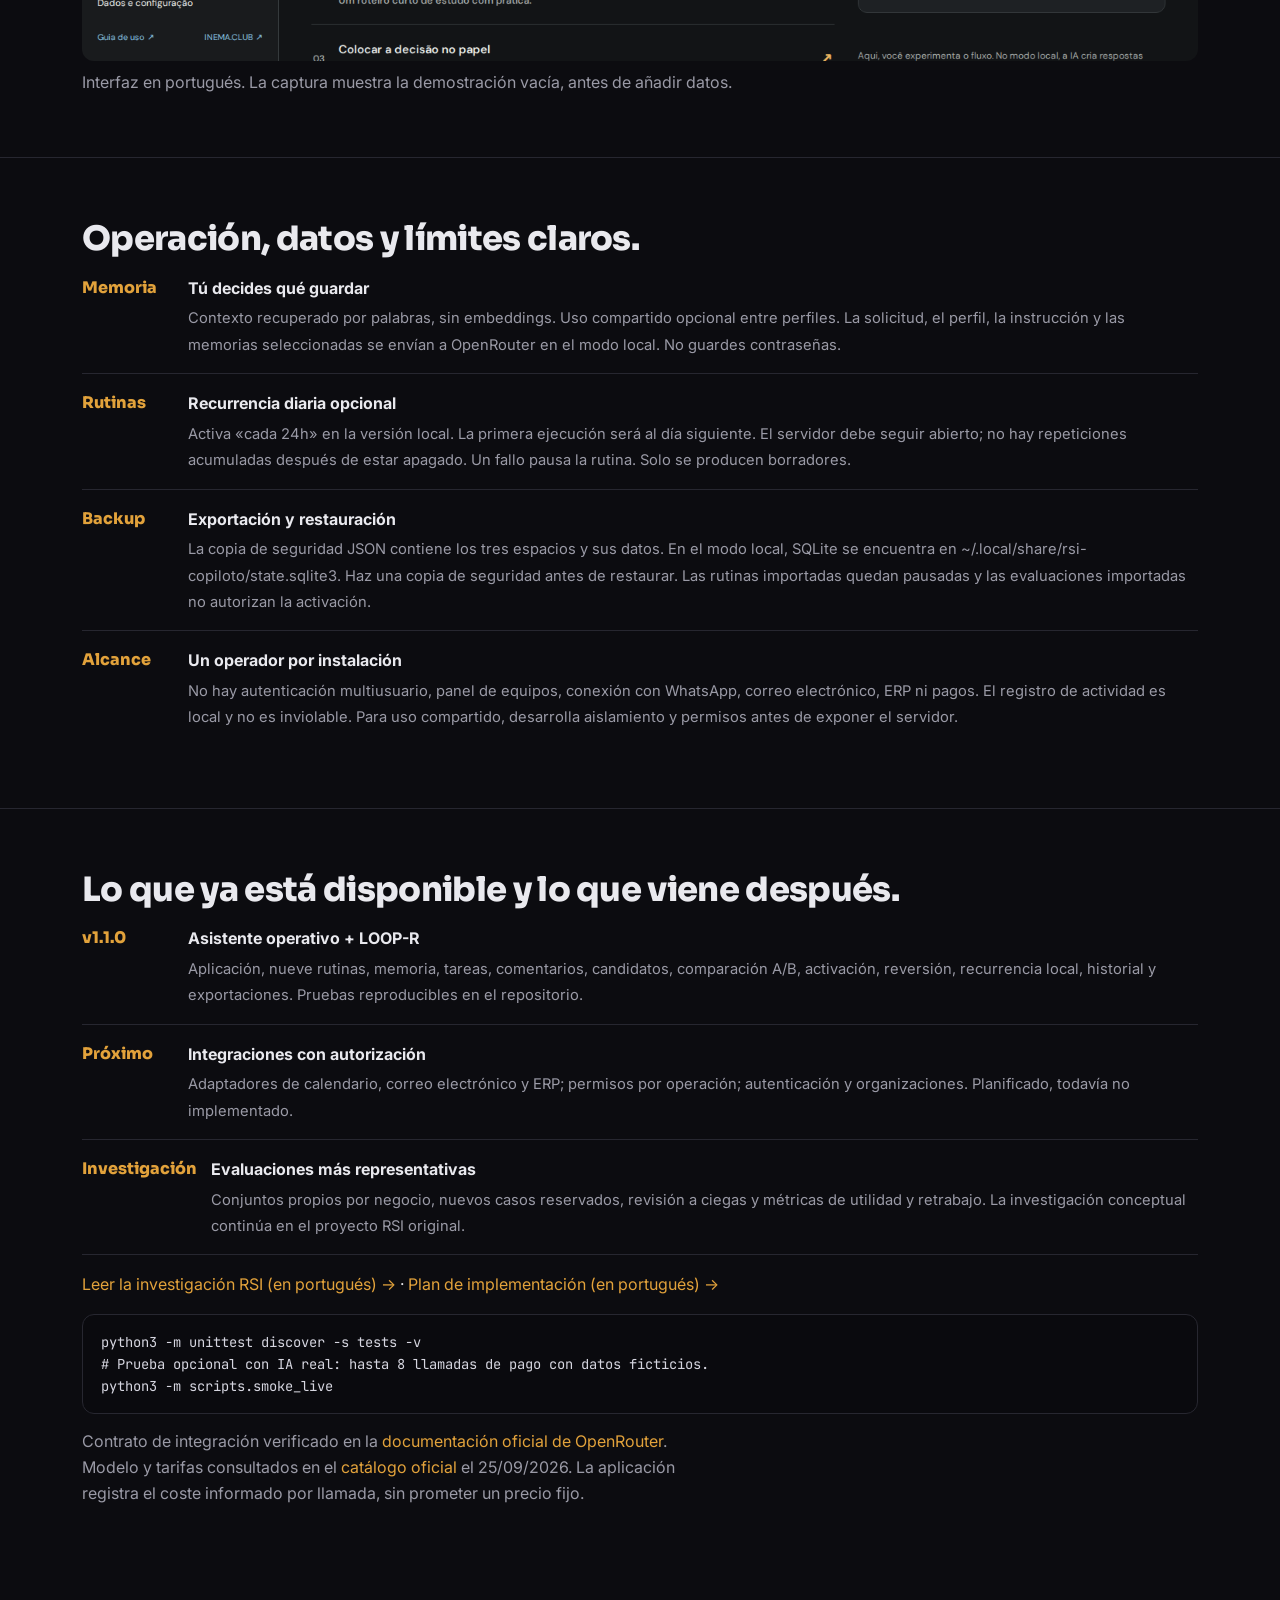
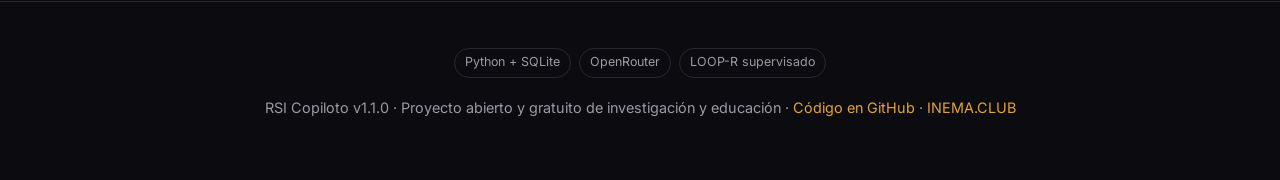
<file: guia/es/index.html>
<!doctype html>
<html lang="es">
<head>
<meta charset="utf-8">
<meta name="viewport" content="width=device-width, initial-scale=1">
<title>RSI Copiloto — un asistente que mejora con tu revisión</title>
<meta name="description" content="Asistente local con IA, tareas, memoria, rutinas y laboratorio de mejora supervisada para personas, profesionales y pequeñas empresas.">
<link rel="alternate" hreflang="pt-BR" href="https://inematds.github.io/rsi-copiloto/guia/">
<link rel="alternate" hreflang="en" href="https://inematds.github.io/rsi-copiloto/guia/en/">
<link rel="alternate" hreflang="es" href="https://inematds.github.io/rsi-copiloto/guia/es/">
<link rel="preconnect" href="https://fonts.googleapis.com">
<link rel="preconnect" href="https://fonts.gstatic.com" crossorigin>
<link href="https://fonts.googleapis.com/css2?family=Sora:wght@400;600;800&family=Inter:wght@400;500;600&family=JetBrains+Mono:wght@400;600&display=swap" rel="stylesheet">
<style>
  :root{
    --bg:#0c0c10; --bg2:#14141b; --card:#16161e; --line:#272730;
    --txt:#e9e9ee; --mut:#9a9aa6; --amb:#E2A23B; --amb2:#f0c070; --sky:#38bdf8; --pro:#cbd5e1;
    color-scheme:dark;
  }
  body.light{
    --bg:#f6f7f9; --bg2:#eceef2; --card:#ffffff; --line:#e1e3ea;
    --txt:#1a1a22; --mut:#5b5b68; --amb:#b9791d; --amb2:#a16207; --sky:#0369a1; --pro:#b45309;
    color-scheme:light;
  }
  body.light .hero .glow{opacity:.5}
  body.light pre{background:#0e0e14;color:#d6d6e0}
  body.light pre .c{color:#8a8a98}
  *{box-sizing:border-box}
  html{scroll-behavior:smooth}
  body{margin:0;background:var(--bg);color:var(--txt);font:16px/1.65 Inter,system-ui,sans-serif;-webkit-font-smoothing:antialiased}
  h1,h2,h3{font-family:Sora,sans-serif;line-height:1.15;margin:0}
  a{color:var(--amb);text-decoration:none}
  code,pre{font-family:"JetBrains Mono",monospace}
  .wrap{max-width:1160px;margin:0 auto;padding:0 22px}
  .mut{color:var(--mut)} .amb{color:var(--amb)}
  .chip{display:inline-block;font-size:.72rem;letter-spacing:.14em;text-transform:uppercase;color:var(--amb);font-weight:600;font-family:Sora}
  nav{position:sticky;top:0;z-index:30;backdrop-filter:blur(12px);background:rgba(12,12,16,.78);border-bottom:1px solid var(--line)}
  nav .wrap{display:flex;align-items:center;gap:22px;height:60px}
  nav .brand{display:flex;align-items:center;gap:8px;font-family:Sora;font-weight:800;letter-spacing:-.02em;color:var(--amb)}
  nav .brand .emoji{font-size:1.25rem}
  nav .sep{color:var(--mut);opacity:.45}
  nav .inema{color:var(--sky);font-weight:600;font-size:.88rem;font-family:Sora}
  nav .inema:hover{filter:brightness(1.15)}
  nav .pro{color:var(--pro);font-weight:600;font-size:.88rem;font-family:Sora}
  nav .pro:hover{filter:brightness(1.15)}
  nav .clubpro{display:inline-flex;align-items:center;gap:6px}
  nav .links{margin-left:auto;display:flex;align-items:center;gap:20px;font-size:.92rem}
  nav .links a.sec{color:var(--mut)} nav .links a.sec:hover{color:var(--txt)}
  .lang{display:inline-flex;gap:2px;font-family:Sora;font-size:.78rem}
  .lang a{color:var(--mut);padding:.2em .45em;border-radius:6px} .lang a.on{color:var(--amb);background:rgba(226,162,59,.12)}
  .tgl{background:var(--bg2);border:1px solid var(--line);color:var(--txt);width:38px;height:38px;border-radius:10px;cursor:pointer;display:inline-flex;align-items:center;justify-content:center;font-size:1.05rem}
  .tgl:hover{border-color:var(--amb)}
  .btn{display:inline-block;background:var(--amb);color:#1a1206;font-weight:600;padding:.6em 1.05em;border-radius:10px;font-family:Sora}
  .btn.ghost{background:transparent;color:var(--txt);border:1px solid var(--line)}
  @media(max-width:760px){nav .links a.sec{display:none}}
  @media(max-width:520px){nav .wrap{gap:8px;padding:8px 14px;height:auto;flex-wrap:wrap} nav .links{gap:8px;margin-left:0;width:100%;justify-content:space-between} nav .btn{padding:.45em .7em;font-size:.82rem} .tgl{width:34px;height:34px}}
  .hero{position:relative;overflow:hidden;border-bottom:1px solid var(--line)}
  .hero .glow{position:absolute;inset:-40% -20% auto auto;width:70%;height:600px;background:radial-gradient(closest-side,rgba(226,162,59,.22),transparent 70%);pointer-events:none}
  .hero .wrap{display:grid;grid-template-columns:1.1fr .9fr;gap:40px;align-items:center;padding:74px 22px}
  .hero h1{font-size:clamp(2.2rem,5vw,3.5rem);font-weight:800;letter-spacing:-.025em}
  .hero p.lead{font-size:1.18rem;color:var(--mut);margin:1.1em 0 1.6em;max-width:34ch}
  .hero .cta{display:flex;gap:12px;flex-wrap:wrap}
  .hero figure{margin:0;border-radius:16px;overflow:hidden;border:1px solid var(--line);box-shadow:0 30px 80px -30px #000}
  .hero figure img{width:100%;display:block}
  @media(max-width:780px){.hero .wrap{grid-template-columns:1fr;padding:48px 22px}}
  section{padding:62px 0;border-bottom:1px solid var(--line)}
  section h2{font-size:clamp(1.5rem,3.4vw,2.1rem);font-weight:800;letter-spacing:-.02em}
  section .sub{color:var(--mut);margin:.6em 0 2em;max-width:62ch}
  .grid{display:grid;gap:16px}
  .g3{grid-template-columns:repeat(3,1fr)} .g4{grid-template-columns:repeat(4,1fr)} .g2{grid-template-columns:repeat(2,1fr)}
  @media(max-width:820px){.g3,.g4{grid-template-columns:1fr 1fr}}
  @media(max-width:540px){.g2,.g3,.g4{grid-template-columns:1fr}}
  .card{background:var(--card);border:1px solid var(--line);border-radius:14px;padding:20px}
  .card h3{font-size:1.05rem;margin-bottom:.4em}
  .card p{color:var(--mut);font-size:.92rem;margin:0}
  .num{display:inline-flex;width:30px;height:30px;align-items:center;justify-content:center;border-radius:8px;background:rgba(226,162,59,.14);color:var(--amb);font-family:Sora;font-weight:800;font-size:.9rem;margin-bottom:.7em}
  .flow{display:flex;flex-wrap:wrap;gap:8px;align-items:center;margin-top:10px}
  .flow span{background:var(--bg2);border:1px solid var(--line);border-radius:999px;padding:.45em .9em;font-size:.85rem;font-family:Sora;font-weight:600}
  .flow .arr{color:var(--amb);border:none;background:none;padding:0 .1em}
  pre{background:#0a0a0e;border:1px solid var(--line);border-radius:12px;padding:16px 18px;overflow:auto;font-size:.86rem;line-height:1.6;color:#d6d6e0}
  pre .c{color:#6f6f7c} pre .k{color:var(--amb2)} pre .s{color:#9ece6a}
  .step{display:grid;grid-template-columns:46px 1fr;gap:16px;margin-bottom:26px}
  .step .b{width:46px;height:46px;border-radius:12px;background:var(--amb);color:#1a1206;font-family:Sora;font-weight:800;font-size:1.25rem;display:flex;align-items:center;justify-content:center}
  .step h3{font-size:1.12rem;margin-bottom:.3em}
  .step p{color:var(--mut);margin:.2em 0 .7em}
  .ex{display:grid;grid-template-columns:1fr 1fr;gap:18px}
  @media(max-width:680px){.ex{grid-template-columns:1fr}}
  .ex figure{margin:0;border-radius:14px;overflow:hidden;border:1px solid var(--line)}
  .ex figure img{width:100%;display:block}
  .ex figcaption{padding:12px 14px;font-size:.88rem;color:var(--mut);background:var(--card)}
  .phase{display:flex;gap:14px;padding:16px 0;border-bottom:1px solid var(--line)}
  .phase:last-child{border:none}
  .phase .tag{flex:0 0 92px;font-family:Sora;font-weight:800;color:var(--amb)}
  .phase .d strong{display:block;margin-bottom:.2em}
  .phase .d span{color:var(--mut);font-size:.92rem}
  footer{padding:46px 0;text-align:center;color:var(--mut);font-size:.9rem}
  .pill{display:inline-block;border:1px solid var(--line);border-radius:999px;padding:.3em .8em;font-size:.78rem;color:var(--mut);margin:0 4px}
  .grid > *, .step > * { min-width:0 }
  pre { max-width:100% }
  .sub, .card p { overflow-wrap:anywhere }
</style>
</head>
<body>
<nav><div class="wrap"><a class="brand" href="#top">RSI Copiloto</a><span class="sep">|</span><span class="clubpro"><a class="inema" href="https://inema.club" target="_blank" rel="noopener">INEMA.CLUB</a><span class="sep">-</span><a class="pro" href="https://inema.pro" target="_blank" rel="noopener">PRO</a></span><div class="links"><a class="sec" href="#sistema">Instalar</a><a class="sec" href="#missoes">Usar</a><a class="sec" href="#evolucao">Evolucionar</a><span class="lang"><a href="../">PT</a><a href="../en/">EN</a><a class="on" href="./">ES</a></span><button class="tgl" id="themeToggle" aria-label="Cambiar tema" title="Cambiar tema">☀</button><a class="btn" href="https://github.com/inematds/rsi-copiloto" target="_blank" rel="noopener">GitHub</a></div></div></nav>
<header class="hero" id="top"><div class="glow"></div><div class="wrap"><div><h1>Tu trabajo avanza.<br>Tu asistente <span class="amb">aprende con tu revisión.</span></h1><p class="lead">Organiza tu rutina, prepara entregas y prueba mejoras en tu propio copiloto. Para la vida personal, el trabajo independiente y la pequeña empresa.</p><div class="cta"><a class="btn" href="../../app/es/">Probar el sistema</a><a class="btn ghost" href="#sistema">Instalar con IA real</a></div><p class="mut">Demostración pública con ejemplos programados. IA real en la versión local. La demostración pública está disponible en portugués, inglés y español.</p></div><figure><img src="../assets/banner.jpg" alt="RSI Copiloto — portada del proyecto INEMA"></figure></div></header>
<section id="oque"><div class="wrap"><h2>Un asistente con una mesa de trabajo.</h2><p class="sub">RSI Copiloto es un sistema de uso individual inspirado en la idea de Jarvis y Hermes: reúne contexto, prepara trabajo y registra el proceso de mejora. El ciclo mejora instrucciones y procesos; no vuelve a entrenar el modelo.</p><div class="grid g3"><div class="card"><h3>Persona particular</h3><p>Planificación semanal, estudio y organización de decisiones. Separa lo que sabes de lo que todavía necesitas descubrir.</p></div><div class="card"><h3>Profesional independiente</h3><p>Propuestas, seguimientos y listas de verificación de entregas. Registra preferencias y condiciones para reutilizar el contexto.</p></div><div class="card"><h3>Pequeña empresa</h3><p>Borradores de atención al cliente, reuniones transformadas en acciones y procedimientos para rutinas repetidas.</p></div></div></div></section>
<section id="fluxo"><div class="wrap"><h2>De la solicitud a una mejora que puedes comprobar.</h2><p class="sub">La entrega no termina con la respuesta. Registra lo que tuviste que corregir, propone un cambio de instrucción y compara antes de adoptarlo.</p><div class="flow"><span>Ejecutar</span><span class="arr">→</span><span>Revisar</span><span class="arr">→</span><span>Registrar comentarios</span><span class="arr">→</span><span>Proponer</span><span class="arr">→</span><span>Comparar</span><span class="arr">→</span><span>Activar o revertir</span></div><p class="sub">La IA produce texto estructurado. Transformar los próximos pasos en tareas, guardar una entrega como memoria y activar una versión son acciones explícitas del operador.</p></div></section>
<section id="missoes"><div class="wrap"><h2>Misión y LOOP-R: dos ciclos conectados.</h2><p class="sub">Usted define la misión. La IA propone de una a cinco etapas. Revise el plan y pulse “Aprovar plano e executar primeira etapa” (aprobar el plan y ejecutar la primera etapa). El resultado aparece en la misma misión para su evaluación.</p><p>Pulse “Aprovar e executar próxima etapa” (aprobar y ejecutar la siguiente etapa) para continuar utilizando el resultado aprobado y su evaluación. “Corrigir esta etapa” rehace el trabajo actual. Puede pausar, recargar y retomar. Guardar en la memoria es opcional: el historial de la misión ya se conserva.</p><p class="sub">Una etapa que exige enviar, investigar fuera del sistema, ejecutar código u otra integración aparece como acción manual. El sistema informa que no la ejecutó y espera que registre el resultado real antes de continuar.</p><h3>Ejecutar → Medir → Criticar → Proponer → Probar → Validar → Promover → Repetir</h3><p>Al finalizar, consulte su nota media y la cantidad de correcciones. Pulse “Iniciar LOOP-R desta missão” (iniciar el LOOP-R de esta misión). La IA recibe esas evidencias, analiza las fallas y propone una instrucción candidata. En el laboratorio, compare las versiones, lea las respuestas, registre su evaluación y después promueva.</p><p class="sub">Las nuevas misiones usan la instrucción promovida. Las ya iniciadas conservan su versión original. Es una mejora supervisada de instrucciones y procedimientos, sin entrenar los pesos del modelo. Los tres casos generales evalúan estructura; no demuestran mejora de calidad ni resultados financieros.</p><p><strong>La demostración pública utiliza ejemplos programados. El flujo completo funciona; use la versión local para producir el contenido real de su misión con IA.</strong></p></div></section>
<section id="sistema"><div class="wrap"><h2>Elige cómo empezar.</h2><p class="sub">La aplicación pública permite probar el flujo. La versión local añade IA real, SQLite y ejecución diaria de rutinas mientras el servidor esté abierto.</p><div class="grid g2"><div class="card"><h3>Demostración en el navegador</h3><p>Sin cuenta ni clave. Los datos quedan en el navegador; las respuestas siguen un guion fijo identificado. Borrar el almacenamiento elimina tus datos. Exporta una copia de seguridad para conservarlos.</p><p style="margin-top:16px"><a class="btn" href="../../app/es/">Abrir demostración</a></p></div><div class="card"><h3>Asistente local con IA</h3><p>Python 3.11 o más reciente, Git y credencial de OpenRouter. Sin bibliotecas Python adicionales. El servidor acepta conexiones solo desde este equipo.</p><pre>git clone https://github.com/inematds/rsi-copiloto.git
cd rsi-copiloto
python3 -m rsi.server</pre><p>Abre <a href="http://127.0.0.1:8765/app/">http://127.0.0.1:8765/app/</a>.</p></div></div><h3 style="margin-top:28px">Credencial y configuración</h3><p class="sub">Carga la clave en tiempo de ejecución: OPENROUTER_API_KEY en el entorno o RSI_ENV_FILE apuntando a un archivo existente, fuera del repositorio. El servidor también busca en ~/projetos/openpcbotv2/.env y ~/projetos/wifi/.env. Nunca pongas la clave en la aplicación pública.</p><pre>RSI_ENV_FILE="$HOME/.config/minhas-credenciais.env" python3 -m rsi.server
# El archivo indicado debe contener OPENROUTER_API_KEY.
# Para ajustar el modelo y el límite diario:
RSI_MODEL=openai/gpt-5.4-nano RSI_DAILY_CALLS=30 python3 -m rsi.server</pre><p class="sub">Modelo predeterminado: openai/gpt-5.4-nano mediante OpenRouter. Hasta 2.400 tokens de salida por llamada. Límite predeterminado: 50 intentos por día UTC, incluidos los fallidos. Es un límite de llamadas, no un tope monetario. El panel muestra tokens y coste cuando el proveedor los informa.</p></div></section>
<section id="guia"><div class="wrap"><h2>Resultados individuales y recursos de apoyo.</h2><p class="sub">Empieza por una solicitud pequeña que sepas revisar. Esta guía funciona en la demostración y en la versión local.</p>
<div class="step"><div class="b">1</div><div><h3>Elige tu espacio</h3><p>Selecciona Persona particular, Profesional independiente o Pequeña empresa. Cada espacio tiene sus propias tareas, entregas y memorias. La instrucción activa se comparte entre los tres.</p></div></div>
<div class="step"><div class="b">2</div><div><h3>Guarda contexto útil</h3><p>En Conocimiento, registra una política, preferencia o procedimiento. Ejemplo: «Nuestra propuesta incluye dos rondas de revisión; el precio depende de la aprobación del alcance». Marca Compartir solo si resulta útil para los tres espacios.</p></div></div>
<div class="step"><div class="b">3</div><div><h3>Solicita la primera entrega</h3><p>Usa una de las nueve rutinas o escribe tu solicitud. La versión con IA consulta hasta cinco memorias por coincidencia de palabras, sin enviar todo el historial.</p><pre>Prepara una propuesta de 8 publicaciones para una tienda.
Tenemos 10 días hábiles después de recibir los materiales.
Precio aún sin definir. Usa nuestra política de revisión.
Quiero alcance, entregables, condiciones y próximos pasos.</pre></div></div>
<div class="step"><div class="b">4</div><div><h3>Revisa antes de usar</h3><p>Comprueba la entrega, la información faltante y las memorias citadas. Copia o descarga el texto. El sistema prepara borradores: no envía mensajes ni asume compromisos con clientes.</p></div></div>
<div class="step"><div class="b">5</div><div><h3>Convierte en acción</h3><p>Haz clic en Añadir próximos pasos a las tareas. Incluye plazos en nuevas tareas manuales y exporta las tareas abiertas con fecha a un archivo .ics. La exportación no sincroniza automáticamente el calendario.</p></div></div>
<div class="step"><div class="b">6</div><div><h3>Da comentarios específicos</h3><p>Puntúa de 1 a 5 y describe una corrección observable: «faltó preguntar el plazo antes de sugerir una fecha». Esa revisión se incorpora a la siguiente solicitud de mejora.</p></div></div>
</div></section>
<section id="evolucao"><div class="wrap"><h2>El laboratorio de evolución RSI.</h2><p class="sub">En Evolución RSI, describe lo que quieres mejorar. La IA propone una instrucción candidata usando la versión actual y hasta ocho revisiones recientes del espacio seleccionado. Los ejemplos de evaluación no se incluyen en esa llamada.</p><div class="grid g2"><div class="card"><h3>Comparación lado a lado</h3><p>La comparación hace seis llamadas: instrucción actual y candidata en los mismos tres casos, sin memorias reales. Las respuestas y los criterios de estructura quedan visibles. La demostración usa ejemplos fijos; no mide una mejora real.</p></div><div class="card"><h3>Activación supervisada</h3><p>La candidata debe superar la evaluación sin regresión estructural. Lees los casos, registras una valoración y confirmas la activación. El cambio se aplica a los tres espacios. Las versiones anteriores se pueden restaurar.</p></div></div><p class="sub">Los criterios verifican la longitud del texto, los próximos pasos y la información faltante explícita. No miden veracidad, utilidad, satisfacción del cliente ni resultados financieros. Tres ejemplos fijos son una prueba inicial, sujeta a sobreajuste, y no una prueba estadística de mejora. Una puntuación igual no demuestra evolución.</p></div></section>
<section id="exemplos"><div class="wrap"><h2>Cómo incorporarlo al día a día.</h2><p class="sub">Son escenarios de uso, no resultados comprobados de clientes.</p><div class="phase"><div class="tag">Personal</div><div class="d"><strong>Domingo: organizar una semana viable</strong><span>Indica tu tiempo libre y tus compromisos. Revisa el plan, conviértelo en tareas y registra lo que resultó poco realista. Después prueba una instrucción que pregunte por la disponibilidad antes de distribuir actividades.</span></div></div><div class="phase"><div class="tag">Autónomo</div><div class="d"><strong>Lunes: preparar una propuesta</strong><span>Registra las condiciones y el alcance. Genera un borrador, revísalo y registra la información faltante. Compara una instrucción que explicite exclusiones y dependencias antes de reutilizarla.</span></div></div><div class="phase"><div class="tag">Empresa</div><div class="d"><strong>Todos los días: mejorar la atención</strong><span>Guarda políticas confirmadas. Prepara respuestas sin inventar plazos. Revisa antes de enviar manualmente. Convierte las correcciones frecuentes en una hipótesis de mejora.</span></div></div><figure style="margin:30px 0 0"><img src="../assets/app.png" alt="Pantalla real de RSI Copiloto en portugués: vista del día, rutinas y ciclo de mejora" style="width:100%;border-radius:12px"><figcaption class="mut">Interfaz en portugués. La captura muestra la demostración vacía, antes de añadir datos.</figcaption></figure></div></section>
<section id="dados"><div class="wrap"><h2>Operación, datos y límites claros.</h2><div class="phase"><div class="tag">Memoria</div><div class="d"><strong>Tú decides qué guardar</strong><span>Contexto recuperado por palabras, sin embeddings. Uso compartido opcional entre perfiles. La solicitud, el perfil, la instrucción y las memorias seleccionadas se envían a OpenRouter en el modo local. No guardes contraseñas.</span></div></div><div class="phase"><div class="tag">Rutinas</div><div class="d"><strong>Recurrencia diaria opcional</strong><span>Activa «cada 24h» en la versión local. La primera ejecución será al día siguiente. El servidor debe seguir abierto; no hay repeticiones acumuladas después de estar apagado. Un fallo pausa la rutina. Solo se producen borradores.</span></div></div><div class="phase"><div class="tag">Backup</div><div class="d"><strong>Exportación y restauración</strong><span>La copia de seguridad JSON contiene los tres espacios y sus datos. En el modo local, SQLite se encuentra en ~/.local/share/rsi-copiloto/state.sqlite3. Haz una copia de seguridad antes de restaurar. Las rutinas importadas quedan pausadas y las evaluaciones importadas no autorizan la activación.</span></div></div><div class="phase"><div class="tag">Alcance</div><div class="d"><strong>Un operador por instalación</strong><span>No hay autenticación multiusuario, panel de equipos, conexión con WhatsApp, correo electrónico, ERP ni pagos. El registro de actividad es local y no es inviolable. Para uso compartido, desarrolla aislamiento y permisos antes de exponer el servidor.</span></div></div></div></section>
<section id="roadmap"><div class="wrap"><h2>Lo que ya está disponible y lo que viene después.</h2><div class="phase"><div class="tag">v1.1.0</div><div class="d"><strong>Asistente operativo + LOOP-R</strong><span>Aplicación, nueve rutinas, memoria, tareas, comentarios, candidatos, comparación A/B, activación, reversión, recurrencia local, historial y exportaciones. Pruebas reproducibles en el repositorio.</span></div></div><div class="phase"><div class="tag">Próximo</div><div class="d"><strong>Integraciones con autorización</strong><span>Adaptadores de calendario, correo electrónico y ERP; permisos por operación; autenticación y organizaciones. Planificado, todavía no implementado.</span></div></div><div class="phase"><div class="tag">Investigación</div><div class="d"><strong>Evaluaciones más representativas</strong><span>Conjuntos propios por negocio, nuevos casos reservados, revisión a ciegas y métricas de utilidad y retrabajo. La investigación conceptual continúa en el proyecto RSI original.</span></div></div><p><a href="https://inematds.github.io/rsi/guia/es/">Leer la investigación RSI (en portugués) →</a> · <a href="https://github.com/inematds/rsi-copiloto/blob/main/docs/PLANO-IMPLEMENTACAO.md">Plan de implementación (en portugués) →</a></p><pre>python3 -m unittest discover -s tests -v
# Prueba opcional con IA real: hasta 8 llamadas de pago con datos ficticios.
python3 -m scripts.smoke_live</pre><p class="sub">Contrato de integración verificado en la <a href="https://openrouter.ai/docs/api/reference/overview">documentación oficial de OpenRouter</a>. Modelo y tarifas consultados en el <a href="https://openrouter.ai/api/v1/models">catálogo oficial</a> el 25/09/2026. La aplicación registra el coste informado por llamada, sin prometer un precio fijo.</p></div></section>
<footer><div class="wrap"><span class="pill">Python + SQLite</span><span class="pill">OpenRouter</span><span class="pill">LOOP-R supervisado</span><p style="margin-top:18px">RSI Copiloto v1.1.0 · Proyecto abierto y gratuito de investigación y educación · <a href="https://github.com/inematds/rsi-copiloto">Código en GitHub</a> · <a href="https://inema.club">INEMA.CLUB</a></p></div></footer>
<script>(function(){var b=document.body,t=document.getElementById('themeToggle'),k='rsi-copiloto-guide-theme';if(localStorage.getItem(k)==='light')b.classList.add('light');t.addEventListener('click',function(){localStorage.setItem(k,b.classList.toggle('light')?'light':'dark');});})();</script>
</body></html>
</file>
<file: app/style.css>
@import url('https://fonts.googleapis.com/css2?family=DM+Sans:wght@400;450;500;550;600;650;700&family=Manrope:wght@400;500;600;650;700;750;800&display=swap');
:root{--bg:#121416;--side:#191b1d;--panel:#1e2124;--raised:#262a2e;--text:#eceeea;--muted:#a4aaa7;--line:#353a3c;--accent:#edb660;--on-accent:#251b0c;--good:#9ecfb4;--bad:#f2a393;--blue:#8bc8e6;--radius:12px;color-scheme:dark}
body.light{--bg:#f4f3ef;--side:#eae9e3;--panel:#fffefb;--raised:#e8e7e1;--text:#202725;--muted:#58615d;--line:#cdcfca;--accent:#825209;--on-accent:#fff;--good:#286442;--bad:#a02d1d;--blue:#195f82;color-scheme:light}
*{box-sizing:border-box}body{margin:0;background:var(--bg);color:var(--text);font:15px/1.65 'DM Sans',system-ui,sans-serif}button,input,textarea,select{font:inherit}a{color:inherit;text-decoration:none}button,a,select,input,textarea{ -webkit-tap-highlight-color:transparent}button{cursor:pointer}button:disabled{opacity:.45;cursor:not-allowed}button,a,input,textarea,select{outline-offset:4px}button:focus-visible,a:focus-visible,input:focus-visible,textarea:focus-visible,select:focus-visible{outline:2px solid var(--accent)}h1,h2,h3{font-family:Manrope,system-ui,sans-serif;line-height:1.2}h1{font-size:clamp(28px,3.2vw,42px);letter-spacing:-.035em;margin:0 0 12px;font-weight:650}h2{font-size:21px;letter-spacing:-.02em;margin:0 0 16px;font-weight:650}h3{font-size:16px;margin:0 0 8px}p{margin:0 0 16px;max-width:72ch}small,.muted{color:var(--muted)}button,input,textarea,select{border:1px solid var(--line);border-radius:8px;color:var(--text);background:var(--panel)}button{min-height:42px;padding:8px 15px;font-weight:550;transition:background .15s}button:hover{background:var(--raised)}button.primary,.button.primary{background:var(--accent);color:var(--on-accent);border-color:transparent}button.primary:hover,.button.primary:hover{filter:brightness(1.08)}.button{display:inline-flex;align-items:center;justify-content:center;padding:9px 16px;border:1px solid var(--line);border-radius:8px;font-weight:600;min-height:44px}.quiet{background:transparent;border-color:transparent;color:var(--muted)}.danger{color:var(--bad)}.shell{display:grid;grid-template-columns:254px minmax(0,1fr);min-height:100vh}.sidebar{background:var(--side);border-right:1px solid var(--line);position:sticky;top:0;height:100vh;padding:32px 20px 22px;display:flex;flex-direction:column}.brand{display:flex;align-items:center;gap:12px;font:600 22px Manrope,sans-serif;margin-bottom:40px}.brand strong{font-weight:500}.brand small{display:block;font:11px 'DM Sans',sans-serif;color:var(--muted);margin-top:7px}.brand-mark{display:grid;place-items:center;width:35px;height:42px;background:var(--accent);color:var(--on-accent);border-radius:12px 12px 4px 12px;font-size:35px;font-weight:800}.profile-label{font-size:12px;color:var(--muted);margin-bottom:8px}.sidebar select{width:100%;padding:10px 7px;font-size:13px}.sidebar nav{display:grid;gap:6px;margin-top:32px}.sidebar nav a{display:flex;align-items:center;gap:12px;padding:10px 12px;font-size:14px;border-radius:8px;color:var(--muted)}.sidebar nav a span{width:20px;font-size:21px;line-height:1}.sidebar nav a:hover{background:var(--raised);color:var(--text)}.sidebar nav a[aria-current=page]{background:var(--raised);color:var(--accent)}.sidebar nav b{margin-left:auto;font-size:12px;font-weight:500}.sidebar-bottom{margin-top:auto;padding-top:32px;font-size:12px}.active-version{display:flex;align-items:center;gap:8px;margin-bottom:18px;color:var(--good)}.dot{width:6px;height:6px;border-radius:50%;background:var(--good);flex-shrink:0}.ecosystem{display:flex;justify-content:space-between;margin-top:24px;color:var(--blue);font-size:11px}.workspace{min-width:0}.topbar{height:77px;border-bottom:1px solid var(--line);padding:0 42px;display:flex;align-items:center;justify-content:space-between;color:var(--muted);font-size:13px}.topbar>div{display:flex;align-items:center;gap:18px}.topbar button{font-size:12px}.status{display:flex;align-items:center;gap:6px}.status:before{content:'';width:6px;height:6px;background:var(--accent);border-radius:50%}.mode-banner{background:var(--side);padding:11px 42px;font-size:12px;color:var(--muted);border-bottom:1px solid var(--line)}.mode-banner a{color:var(--accent);text-decoration:underline}main{max-width:1320px;margin:0 auto;padding:44px 42px 56px;min-height:calc(100vh - 150px)}.page-head{display:flex;align-items:flex-start;justify-content:space-between;gap:24px;margin-bottom:32px}.page-head p{color:var(--muted);margin:0}.page-head .button{flex-shrink:0}.date{font-size:13px;color:var(--muted);text-align:right;padding-top:8px}.layout{display:grid;grid-template-columns:minmax(0,1.7fr) minmax(260px,1fr);gap:30px}.stack{display:grid;gap:28px;align-content:start}.panel{background:var(--panel);border:1px solid var(--line);border-radius:var(--radius);padding:26px}.hero-panel{padding:30px}.hero-panel h2{font-size:26px;margin-bottom:12px;max-width:25ch}.hero-panel p{color:var(--muted)}.prompt{width:100%;min-height:122px;padding:14px;resize:vertical;background:var(--bg);line-height:1.65}.composer-bottom{display:flex;align-items:center;justify-content:space-between;gap:14px;margin-top:14px}.composer-bottom small{font-size:12px}.section-head{display:flex;justify-content:space-between;align-items:center;margin-bottom:16px;gap:14px}.section-head h2{margin:0}.section-head a{font-size:12px;color:var(--accent)}.routine-list{border-top:1px solid var(--line)}.routine-choice{display:flex;text-align:left;gap:18px;width:100%;padding:20px 2px;border:0;border-bottom:1px solid var(--line);border-radius:0;background:transparent;align-items:center}.routine-choice:hover{background:var(--side)}.routine-choice strong{display:block;font-size:15px;margin-bottom:3px;font-weight:550}.routine-choice small{display:block;font-size:13px}.routine-choice .arrow{margin-left:auto;color:var(--accent);font-size:21px}.row-number{font-size:12px;color:var(--muted);font-variant-numeric:tabular-nums}.empty{padding:28px 0;color:var(--muted);font-size:14px}.empty strong{display:block;font-weight:500;color:var(--text);margin-bottom:6px}.stat-strip{display:grid;grid-template-columns:repeat(3,1fr);border-block:1px solid var(--line);margin:24px 0;padding:16px 0;gap:12px}.stat-strip strong{display:block;font-size:24px;font-weight:500;line-height:1.3}.stat-strip small{font-size:11px}.step-path{padding:0;list-style:none;margin:20px 0}.step-path li{display:flex;gap:14px;padding:9px 0;font-size:13px;align-items:center}.step-path span{width:23px;height:23px;display:grid;place-items:center;border:1px solid var(--line);border-radius:50%;font-size:11px;color:var(--muted)}.step-path li:first-child span{background:var(--accent);color:var(--on-accent);border-color:var(--accent)}.link{color:var(--accent);text-decoration:underline;text-underline-offset:3px}.notice{color:var(--muted);font-size:13px;padding:15px 0;border-block:1px solid var(--line);margin:20px 0}.notice strong{color:var(--text)}.form-grid{display:grid;gap:16px}label{display:block;font-size:13px;font-weight:500}label input,label select,label textarea{display:block;margin-top:7px;width:100%;padding:11px 12px}textarea{resize:vertical;min-height:110px}input[type=checkbox]{width:17px;height:17px;accent-color:var(--accent)}label.check{display:flex;align-items:flex-start;gap:10px;font-weight:400}label.check input{width:auto;margin-top:4px}.inline-form{display:flex;gap:12px;align-items:flex-end;flex-wrap:wrap}.inline-form label:first-child{flex:1;min-width:180px}.inline-form label:nth-child(2){width:170px}.task-row{display:flex;align-items:center;gap:14px;border-bottom:1px solid var(--line);padding:16px 0}.task-row .task-title{flex:1;min-width:0;overflow-wrap:anywhere}.task-row .task-title small{display:block;font-size:12px}.task-row.done .task-title{color:var(--muted);text-decoration:line-through}.task-toggle{padding:0;width:24px;min-height:24px;border-radius:50%;flex-shrink:0;font-size:12px}.task-row.done .task-toggle{color:var(--on-accent);background:var(--accent)}.task-row .quiet{padding:6px;font-size:12px}.filter-bar{display:flex;gap:8px;flex-wrap:wrap;margin:24px 0 8px}.filter-bar button{font-size:12px;min-height:34px;padding:5px 12px}.filter-bar button.selected{color:var(--accent);border-color:var(--accent)}.memory-row,.history-row,.candidate-row{padding:22px 0;border-bottom:1px solid var(--line)}.memory-row p{white-space:pre-wrap;color:var(--muted);font-size:14px;overflow-wrap:anywhere}.memory-row header,.history-row header{display:flex;justify-content:space-between;gap:18px;align-items:flex-start}.memory-row h3{margin:0}.tags{display:flex;gap:8px;flex-wrap:wrap}.tag{display:inline-block;font-size:11px;color:var(--muted);border:1px solid var(--line);padding:2px 8px;border-radius:5px}.tag.good{color:var(--good)}.tag.amber{color:var(--accent)}.output{margin-top:28px}.output h2{font-size:27px}.prose{white-space:pre-wrap;overflow-wrap:anywhere;line-height:1.85;max-width:75ch}.output h3{margin-top:26px}.output ul,.output ol{padding-left:22px;color:var(--muted)}.output li{padding:4px 0}.actions{display:flex;gap:10px;flex-wrap:wrap;margin-top:20px}.actions button{font-size:13px}.feedback{margin-top:30px;padding-top:24px;border-top:1px solid var(--line)}.feedback h3{margin-top:0}.feedback form{display:grid;gap:12px}.feedback select{padding:8px}.search{width:100%;padding:12px 14px;margin:0 0 8px}.experiment{margin-top:20px;border-top:1px solid var(--line);padding-top:20px}.compare{display:grid;grid-template-columns:1fr 1fr;gap:22px;margin:16px 0}.compare>div{padding:18px;background:var(--bg);border-radius:8px;min-width:0}.compare .prose{font-size:13px;max-height:350px;overflow:auto}.compare h3{margin-top:0}.meter{height:4px;background:var(--raised);margin:10px 0}.meter span{display:block;height:100%;background:var(--accent)}details{border-bottom:1px solid var(--line);padding:14px 0}summary{cursor:pointer;font-size:14px}pre{white-space:pre-wrap;overflow-wrap:anywhere;background:var(--bg);border:1px solid var(--line);padding:16px;font-size:12px;border-radius:8px}table{border-collapse:collapse;width:100%;font-size:13px}th,td{text-align:left;padding:12px 8px;border-bottom:1px solid var(--line);vertical-align:top}th{color:var(--muted);font-weight:500}.table-scroll{overflow:auto}#toast{position:fixed;bottom:24px;left:50%;transform:translateX(-50%);z-index:50;background:var(--text);color:var(--bg);padding:14px 22px;border-radius:10px;max-width:min(600px,90vw);box-shadow:0 8px 30px #0003}#toast.error{background:var(--bad);color:var(--bg)}#busy{position:fixed;inset:0;z-index:40;background:#0009;display:grid;place-items:center;padding:24px}#busy>div{background:var(--panel);border:1px solid var(--line);border-radius:12px;padding:30px;max-width:480px}#busy strong{display:block;margin:15px 0 8px;font-size:20px}#busy p{color:var(--muted);font-size:14px;margin:0}.spinner{display:block;width:24px;height:24px;border:2px solid var(--line);border-top-color:var(--accent);border-radius:50%;animation:spin 1s linear infinite}@keyframes spin{to{transform:rotate(360deg)}}[hidden]{display:none!important}.app-footer{border-top:1px solid var(--line);padding:18px 42px;color:var(--muted);font-size:11px;display:flex;justify-content:space-between;gap:20px}.skip{position:fixed;top:-100px;left:20px;z-index:100;background:var(--accent);color:var(--on-accent);padding:12px}.skip:focus{top:10px}.loading{padding:40px;color:var(--muted)}.error-panel{color:var(--bad)}.file-input{max-width:100%;padding:10px}.overview-note{font-size:12px;margin-top:18px;color:var(--muted)}.version-row{display:flex;justify-content:space-between;align-items:center;padding:16px 0;border-bottom:1px solid var(--line);gap:16px}.version-row small{display:block}.run-select{display:block;width:100%;text-align:left;margin-top:12px;background:var(--panel);padding:16px}.run-select small{display:block;font-weight:400;margin-top:5px}
@media(min-width:1500px){main{padding-top:54px}.layout{gap:42px}.hero-panel{padding:36px}}
@media(max-width:1100px){.shell{grid-template-columns:215px minmax(0,1fr)}.sidebar{padding:25px 14px}.brand{font-size:19px}.layout{grid-template-columns:1fr}.topbar{padding-inline:26px}main{padding:32px 26px}.mode-banner{padding-inline:26px}.stack.side-stack{grid-template-columns:1fr 1fr;gap:22px}.compare{gap:12px}}
@media(max-width:720px){.shell{display:block}.sidebar{position:static;height:auto;padding:18px 18px 0;border-right:0;border-bottom:1px solid var(--line)}.brand{margin-bottom:18px;font-size:20px}.brand small{font-size:11px}.brand-mark{width:30px;height:36px;font-size:28px}.profile-label{display:none}.sidebar select{position:absolute;right:18px;top:21px;width:155px;font-size:11px;padding:9px 5px}.sidebar nav{display:flex;overflow:auto;gap:6px;margin-top:0;padding:4px 0 10px}.sidebar nav a{white-space:nowrap;padding:8px 10px;font-size:12px}.sidebar nav a span{display:none}.sidebar nav b{font-size:11px}.sidebar-bottom{display:none}.topbar{height:55px;padding:0 18px;font-size:11px}.topbar>div{gap:8px}.topbar button{font-size:11px;padding:4px}.mode-banner{padding:10px 18px;font-size:11px}main{padding:30px 18px 40px}.page-head{margin-bottom:24px;gap:14px;flex-wrap:wrap}.date{display:none}.page-head p{font-size:14px}.panel{padding:21px}.hero-panel h2{font-size:23px}.composer-bottom{align-items:flex-start;flex-direction:column}.composer-bottom button{width:100%}.stack.side-stack{grid-template-columns:1fr}.app-footer{padding:18px;font-size:11px}.inline-form button{width:100%}.inline-form label:nth-child(2){width:100%}.compare{grid-template-columns:1fr}.task-row{gap:10px}.task-row .quiet{font-size:11px}.section-head{gap:8px}.section-head h2{font-size:19px}.section-head a{font-size:11px}.stat-strip strong{font-size:22px}h1{font-size:30px}.button{font-size:13px}.routine-choice small{font-size:12px}body{font-size:14px}}
@media(prefers-reduced-motion:reduce){*,*:before,*:after{animation:none!important;transition:none!important;scroll-behavior:auto!important}}

.sidebar nav svg{width:19px;height:19px;display:block;fill:none;stroke:currentColor;stroke-width:1.65;stroke-linecap:round;stroke-linejoin:round}.prompt::placeholder,input::placeholder,textarea::placeholder{color:var(--muted);opacity:1}
@media(max-width:720px){.sidebar select{position:static;width:100%;margin-bottom:12px;font-size:13px}.brand{margin-bottom:14px}.sidebar nav a{min-height:44px}.app-footer{flex-wrap:wrap}}

.mission-picker{margin:24px 0}.mission-steps{padding:0;list-style:none}.mission-steps li{padding:18px 0;border-bottom:1px solid var(--line)}.mission-steps li>span{display:block;color:var(--muted);font-size:13px}.mission-steps li.current>strong{color:var(--accent)}.mission-steps li p{color:var(--muted);font-size:14px;margin:8px 0}.mission-delivery{margin-top:28px;padding-top:24px;border-top:1px solid var(--line)}.mission-delivery h3{margin-top:20px}.mission-delivery form{margin-top:24px}.mission-secondary{margin-top:32px;border-top:1px solid var(--line);padding-top:15px}.mission-detail{margin-top:22px}.mission-detail .tags{margin-bottom:16px}.mission-detail .prose{overflow-wrap:anywhere}#main:focus{outline:none}

/* Language selector shared by PT, EN, and ES app views. */
.language{display:flex;gap:8px;align-items:center;padding:0 20px 12px;color:var(--muted);font-size:.78rem}.language a{color:var(--muted);text-decoration:none}.language a:hover{color:var(--text)}.language span{opacity:.5}
</file>
